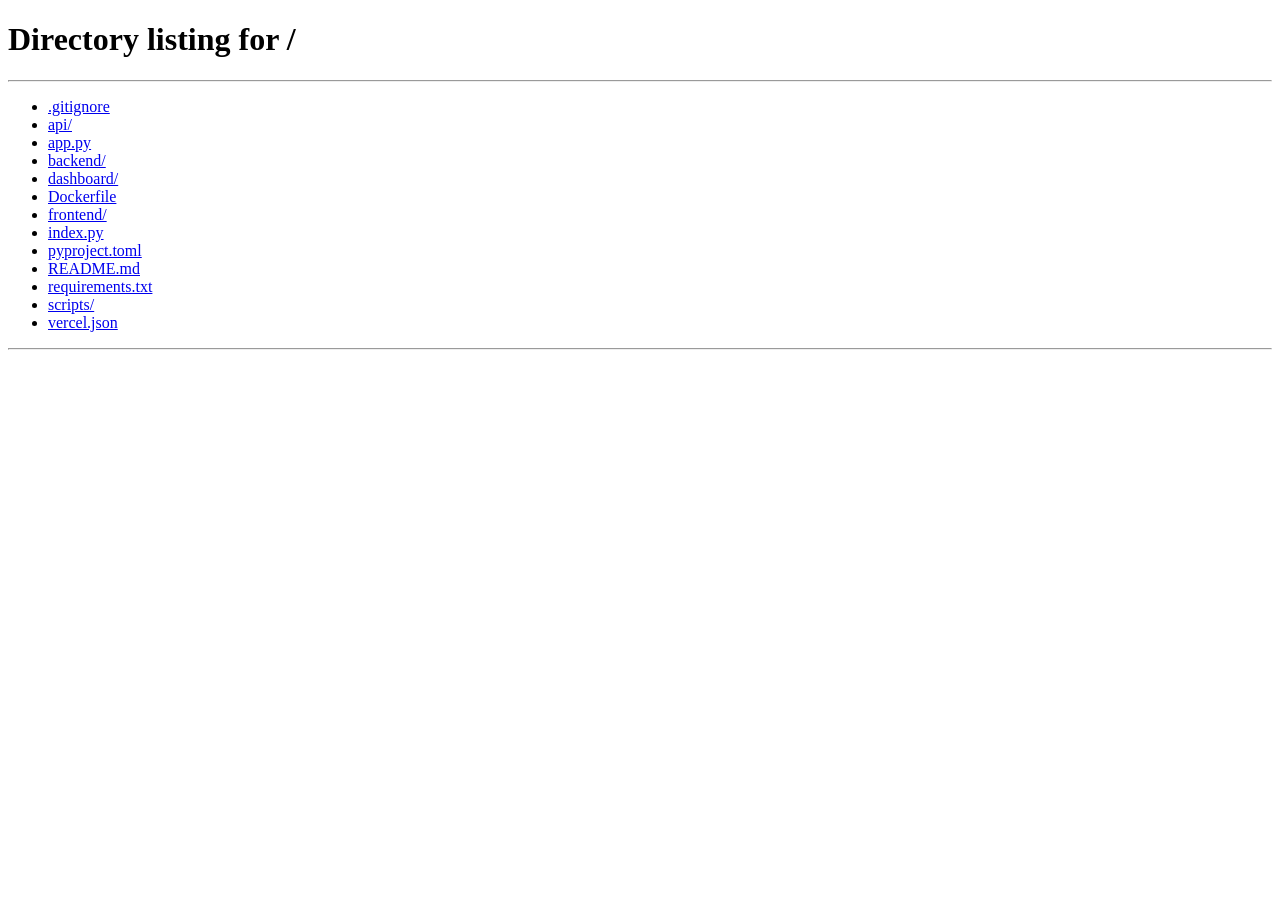
<file: dashboard/index.html>
<!DOCTYPE html>
<html lang="en">
<head>
<meta charset="UTF-8">
<meta name="viewport" content="width=device-width, initial-scale=1.0">
<title>Dashboard - AI Chatbot Platform</title>

<style>
*{
  box-sizing:border-box;
  margin:0;
  padding:0;
}

:root{
  --navy:#0f172a;
  --navy-hover:#172033;
  --cyan:#0ea5e9;
  --cyan-light:#e0f2fe;
  --bg:#f8fafc;
  --white:#fff;
  --border:#e2e8f0;
  --text:#0f172a;
  --muted:#64748b;
  --green:#16a34a;
  --green-bg:#dcfce7;
  --red:#dc2626;
  --red-bg:#fee2e2;
}

body{
  font-family:Inter,Arial,sans-serif;
  background:var(--bg);
  color:var(--text);
  min-height:100vh;
}

.dashboard{
  min-height:100vh;
}

/* =========================
   SIDEBAR
========================= */

.sidebar{
  position:fixed;
  left:0;
  top:0;
  bottom:0;
  width:248px;
  background:var(--navy);
  color:#fff;
  padding:24px 16px;
  z-index:100;
  overflow-y:auto;
}

.brand{
  display:flex;
  align-items:center;
  gap:11px;
  padding:0 8px 30px;
}

.brand-icon{
  width:30px;
  height:30px;
  border-radius:9px;
  background:linear-gradient(135deg,#38bdf8,#0ea5e9);
  display:flex;
  align-items:center;
  justify-content:center;
  font-size:11px;
  font-weight:800;
}

.brand h2{
  font-size:16px;
  line-height:1;
}

.brand h2 span{
  color:#38bdf8;
}

.brand small{
  display:block;
  margin-top:5px;
  color:#94a3b8;
  font-size:10px;
}

.menu-label{
  padding:0 10px 9px;
  color:#64748b;
  font-size:9px;
  font-weight:700;
  text-transform:uppercase;
  letter-spacing:.08em;
}

.nav{
  display:flex;
  flex-direction:column;
  gap:4px;
}

.nav a{
  position:relative;
  display:flex;
  align-items:center;
  gap:10px;
  color:#94a3b8;
  text-decoration:none;
  padding:10px 11px;
  border-radius:9px;
  font-size:12px;
  transition:.2s;
}

.nav a:hover{
  background:#172033;
  color:#fff;
}

.nav a.active{
  background:#172033;
  color:#fff;
}

.nav a.active:before{
  content:"";
  position:absolute;
  left:0;
  top:8px;
  bottom:8px;
  width:3px;
  border-radius:4px;
  background:#38bdf8;
}

.nav-icon{
  width:19px;
  text-align:center;
  font-size:14px;
}

.logout-area{
  position:absolute;
  left:16px;
  right:16px;
  bottom:20px;
}

.logout-btn{
  width:100%;
  border:1px solid #263449;
  background:#172033;
  color:#cbd5e1;
  padding:10px 11px;
  border-radius:9px;
  cursor:pointer;
  font-size:12px;
  text-align:left;
  transition:.2s;
}

.logout-btn:hover{
  background:#1e293b;
  color:#fff;
}

/* =========================
   MAIN
========================= */

.main{
  margin-left:248px;
  width:calc(100% - 248px);
  min-height:100vh;
  padding:30px 32px 40px;
}

.topbar{
  display:flex;
  justify-content:space-between;
  align-items:center;
  gap:20px;
  margin-bottom:25px;
}

.title h1{
  font-size:29px;
  letter-spacing:-.6px;
  margin-bottom:5px;
}

.title p{
  color:var(--muted);
  font-size:12px;
}

.user-box{
  display:flex;
  align-items:center;
  gap:9px;
  background:#fff;
  border:1px solid var(--border);
  border-radius:11px;
  padding:8px 12px;
}

.user-avatar{
  width:32px;
  height:32px;
  border-radius:50%;
  background:var(--cyan-light);
  color:#0284c7;
  display:flex;
  align-items:center;
  justify-content:center;
  font-size:12px;
  font-weight:700;
}

.user-info strong{
  display:block;
  font-size:11px;
}

.user-info span{
  display:block;
  margin-top:3px;
  color:var(--muted);
  font-size:9px;
}

/* =========================
   ERROR
========================= */

.error{
  display:none;
  background:var(--red-bg);
  color:#991b1b;
  border:1px solid #fecaca;
  border-radius:10px;
  padding:11px 13px;
  margin-bottom:18px;
  font-size:12px;
}

/* =========================
   STATS
========================= */

.stats{
  display:grid;
  grid-template-columns:repeat(4,minmax(0,1fr));
  gap:16px;
  margin-bottom:22px;
}

.card{
  background:#fff;
  border:1px solid var(--border);
  border-radius:14px;
  padding:20px;
  box-shadow:0 3px 12px rgba(15,23,42,.025);
}

.stat-card{
  transition:.2s;
}

.stat-card:hover{
  border-color:#cbd5e1;
  transform:translateY(-1px);
  box-shadow:0 8px 20px rgba(15,23,42,.06);
}

.stat-top{
  display:flex;
  justify-content:space-between;
  align-items:center;
  margin-bottom:14px;
}

.stat-label{
  color:var(--muted);
  font-size:11px;
  font-weight:650;
}

.stat-icon{
  width:36px;
  height:36px;
  border-radius:10px;
  background:var(--cyan-light);
  color:#0284c7;
  display:flex;
  align-items:center;
  justify-content:center;
  font-size:15px;
}

.stat-value{
  font-size:27px;
  font-weight:750;
  letter-spacing:-.5px;
}

/* =========================
   SECTIONS
========================= */

.section{
  margin-bottom:20px;
}

.section-header{
  display:flex;
  justify-content:space-between;
  align-items:center;
  margin-bottom:12px;
}

.section-header h2{
  font-size:16px;
}

.section-header p{
  color:var(--muted);
  font-size:11px;
  margin-top:4px;
}

/* =========================
   CLIENT SUMMARY
========================= */

.client-summary{
  display:flex;
  align-items:center;
  justify-content:space-between;
  gap:20px;
}

.client-summary-left{
  display:flex;
  align-items:center;
  gap:13px;
}

.client-icon{
  width:42px;
  height:42px;
  border-radius:11px;
  background:linear-gradient(135deg,#e0f2fe,#bae6fd);
  color:#0284c7;
  display:flex;
  align-items:center;
  justify-content:center;
  font-weight:800;
}

.client-summary h3{
  font-size:14px;
  margin-bottom:4px;
}

.client-summary p{
  color:var(--muted);
  font-size:11px;
}

/* =========================
   STATUS
========================= */

.status{
  display:inline-flex;
  align-items:center;
  gap:5px;
  background:var(--green-bg);
  color:#15803d;
  padding:5px 9px;
  border-radius:20px;
  font-size:9px;
  font-weight:700;
}

.status-dot{
  width:5px;
  height:5px;
  border-radius:50%;
  background:#16a34a;
}

/* =========================
   BUTTON
========================= */

.link-btn{
  border:0;
  background:var(--navy);
  color:#fff;
  border-radius:8px;
  padding:9px 12px;
  text-decoration:none;
  font-size:10px;
  font-weight:650;
  display:inline-block;
  cursor:pointer;
}

.link-btn:hover{
  background:#1e293b;
}

/* =========================
   GRID
========================= */

.grid-2{
  display:grid;
  grid-template-columns:1fr 1fr;
  gap:16px;
}

/* =========================
   ACTIVITY
========================= */

.activity-item{
  display:flex;
  gap:11px;
  padding:12px 0;
  border-bottom:1px solid #f1f5f9;
}

.activity-item:last-child{
  border-bottom:0;
}

.activity-icon{
  width:32px;
  height:32px;
  border-radius:9px;
  background:#f0f9ff;
  color:#0284c7;
  display:flex;
  align-items:center;
  justify-content:center;
  flex-shrink:0;
}

.activity-item strong{
  display:block;
  font-size:11px;
}

.activity-item span{
  display:block;
  color:var(--muted);
  font-size:10px;
  margin-top:3px;
}

/* =========================
   QUICK ACTIONS
========================= */

.quick-actions{
  display:grid;
  grid-template-columns:repeat(3,1fr);
  gap:12px;
}

.quick-action{
  display:flex;
  align-items:center;
  gap:10px;
  padding:14px;
  border:1px solid var(--border);
  border-radius:11px;
  text-decoration:none;
  color:var(--text);
  transition:.2s;
}

.quick-action:hover{
  border-color:#bae6fd;
  transform:translateY(-1px);
  box-shadow:0 5px 14px rgba(15,23,42,.05);
}

.quick-action-icon{
  width:35px;
  height:35px;
  border-radius:9px;
  background:#f0f9ff;
  display:flex;
  align-items:center;
  justify-content:center;
}

.quick-action strong{
  display:block;
  font-size:11px;
}

.quick-action span{
  display:block;
  color:var(--muted);
  font-size:9px;
  margin-top:3px;
}

/* =========================
   RESPONSIVE
========================= */

@media(max-width:1050px){

  .stats{
    grid-template-columns:repeat(2,1fr);
  }

}

@media(max-width:900px){

  .sidebar{
    width:215px;
  }

  .main{
    margin-left:215px;
    width:calc(100% - 215px);
  }

  .grid-2{
    grid-template-columns:1fr;
  }

}

@media(max-width:760px){

  .sidebar{
    position:relative;
    width:100%;
    height:auto;
    padding-bottom:18px;
  }

  .logout-area{
    position:static;
    margin-top:15px;
  }

  .main{
    margin-left:0;
    width:100%;
    padding:22px 18px 35px;
  }

  .topbar{
    align-items:flex-start;
    flex-direction:column;
  }

  .user-box{
    width:100%;
  }

}

@media(max-width:500px){

  .stats{
    grid-template-columns:1fr;
  }

  .quick-actions{
    grid-template-columns:1fr;
  }

  .client-summary{
    align-items:flex-start;
    flex-direction:column;
  }

}
</style>
</head>

<body>

<div class="dashboard">

<!-- =========================
     SIDEBAR
========================= -->

<aside class="sidebar">

  <div class="brand">

    <div class="brand-icon">
      AI
    </div>

    <div>

      <h2>
        AI <span>Chatbot</span>
      </h2>

      <small>
        Admin Platform
      </small>

    </div>

  </div>

  <div class="menu-label">
    Main Menu
  </div>

  <nav class="nav">

    <a href="/dashboard/" class="active">
      <span class="nav-icon">📊</span>
      <span>Dashboard</span>
    </a>

    <a href="/dashboard/clients.html">
      <span class="nav-icon">👥</span>
      <span>Clients</span>
    </a>

    <a href="/dashboard/chatbot-settings.html">
      <span class="nav-icon">🤖</span>
      <span>Chatbot Settings</span>
    </a>

    <a href="/dashboard/knowledge-base.html">
      <span class="nav-icon">📚</span>
      <span>Knowledge Base</span>
    </a>

    <a href="/dashboard/conversations.html">
      <span class="nav-icon">💬</span>
      <span>Conversations</span>
    </a>

    <a href="/dashboard/analytics.html">
      <span class="nav-icon">📈</span>
      <span>Analytics</span>
    </a>

  </nav>

  <div class="logout-area">

    <button
      class="logout-btn"
      type="button"
      onclick="logout()"
    >
      ↪ &nbsp; Logout
    </button>

  </div>

</aside>


<!-- =========================
     MAIN
========================= -->

<main class="main">

  <div class="topbar">

    <div class="title">

      <h1>
        Dashboard
      </h1>

      <p>
        Overview of your AI chatbot platform.
      </p>

    </div>

    <div class="user-box">

      <div
        class="user-avatar"
        id="userAvatar"
      >
        U
      </div>

      <div class="user-info">

        <strong id="userName">
          Loading...
        </strong>

        <span id="userRole">
          Authenticated
        </span>

      </div>

    </div>

  </div>


  <!-- ERROR -->

  <div
    class="error"
    id="errorBox"
  ></div>


  <!-- =========================
       STATS
  ========================= -->

  <div class="stats">

    <div class="card stat-card">

      <div class="stat-top">

        <span class="stat-label">
          Clients
        </span>

        <div class="stat-icon">
          👥
        </div>

      </div>

      <div
        class="stat-value"
        id="clientCount"
      >
        —
      </div>

    </div>


    <div class="card stat-card">

      <div class="stat-top">

        <span class="stat-label">
          Visitors
        </span>

        <div class="stat-icon">
          👤
        </div>

      </div>

      <div
        class="stat-value"
        id="visitorCount"
      >
        —
      </div>

    </div>


    <div class="card stat-card">

      <div class="stat-top">

        <span class="stat-label">
          Conversations
        </span>

        <div class="stat-icon">
          💬
        </div>

      </div>

      <div
        class="stat-value"
        id="conversationCount"
      >
        —
      </div>

    </div>


    <div class="card stat-card">

      <div class="stat-top">

        <span class="stat-label">
          Documents
        </span>

        <div class="stat-icon">
          📚
        </div>

      </div>

      <div
        class="stat-value"
        id="documentCount"
      >
        —
      </div>

    </div>

  </div>


  <!-- =========================
       CLIENTS
  ========================= -->

  <section class="section">

    <div class="section-header">

      <div>

        <h2>
          Clients
        </h2>

        <p>
          Manage your connected client chatbots.
        </p>

      </div>

      <a
        class="link-btn"
        href="/dashboard/clients.html"
      >
        View All
      </a>

    </div>


    <div
      class="card"
      id="clientsContainer"
    >

      <div class="activity-item">

        <div class="activity-icon">
          ⏳
        </div>

        <div>

          <strong>
            Loading clients...
          </strong>

          <span>
            Please wait.
          </span>

        </div>

      </div>

    </div>

  </section>


  <!-- =========================
       GRID 2
  ========================= -->

  <div class="grid-2">

    <!-- PLATFORM STATUS -->

    <section class="section">

      <div class="section-header">

        <div>

          <h2>
            Platform Status
          </h2>

          <p>
            Current service status.
          </p>

        </div>

      </div>


      <div class="card">

        <div class="activity-item">

          <div class="activity-icon">
            ✓
          </div>

          <div>

            <strong>
              API
            </strong>

            <span>
              Operational
            </span>

          </div>

          <span
            class="status"
            style="margin-left:auto"
          >
            Online
          </span>

        </div>


        <div class="activity-item">

          <div class="activity-icon">
            🤖
          </div>

          <div>

            <strong>
              AI Chatbot
            </strong>

            <span>
              Response service
            </span>

          </div>

          <span
            class="status"
            style="margin-left:auto"
          >
            Online
          </span>

        </div>


        <div class="activity-item">

          <div class="activity-icon">
            🗄️
          </div>

          <div>

            <strong>
              MongoDB
            </strong>

            <span>
              Database connection
            </span>

          </div>

          <span
            class="status"
            style="margin-left:auto"
          >
            Online
          </span>

        </div>

      </div>

    </section>


    <!-- RECENT ACTIVITY -->

    <section class="section">

      <div class="section-header">

        <div>

          <h2>
            Recent Activity
          </h2>

          <p>
            Latest platform activity.
          </p>

        </div>

      </div>


      <div class="card">

        <div class="activity-item">

          <div class="activity-icon">
            💬
          </div>

          <div>

            <strong>
              Conversations
            </strong>

            <span>
              Chatbot conversations are being recorded.
            </span>

          </div>

        </div>


        <div class="activity-item">

          <div class="activity-icon">
            📊
          </div>

          <div>

            <strong>
              Analytics
            </strong>

            <span>
              Live MongoDB analytics are available.
            </span>

          </div>

        </div>


        <div class="activity-item">

          <div class="activity-icon">
            🔐
          </div>

          <div>

            <strong>
              Authentication
            </strong>

            <span>
              Your dashboard session is active.
            </span>

          </div>

        </div>

      </div>

    </section>

  </div>


  <!-- =========================
       QUICK ACTIONS
  ========================= -->

  <section class="section">

    <div class="section-header">

      <div>

        <h2>
          Quick Actions
        </h2>

        <p>
          Jump directly to common platform tasks.
        </p>

      </div>

    </div>


    <div class="card">

      <div class="quick-actions">

        <a
          class="quick-action"
          href="/dashboard/clients.html"
        >

          <div class="quick-action-icon">
            👥
          </div>

          <div>

            <strong>
              Manage Clients
            </strong>

            <span>
              View and configure clients
            </span>

          </div>

        </a>


        <a
          class="quick-action"
          href="/dashboard/chatbot-settings.html"
        >

          <div class="quick-action-icon">
            🤖
          </div>

          <div>

            <strong>
              Chatbot Settings
            </strong>

            <span>
              Configure your AI agent
            </span>

          </div>

        </a>


        <a
          class="quick-action"
          href="/dashboard/knowledge-base.html"
        >

          <div class="quick-action-icon">
            📚
          </div>

          <div>

            <strong>
              Knowledge Base
            </strong>

            <span>
              Upload AI knowledge
            </span>

          </div>

        </a>

      </div>

    </div>

  </section>

</main>

</div>


<!-- =========================
     JAVASCRIPT
========================= -->

<script>

/*
 * API BASE URL
 *
 * LOCAL:
 *   http://127.0.0.1:8001
 *
 * PRODUCTION:
 *   https://ai-chatbot-saas-three.vercel.app
 *
 * This automatically detects whether the dashboard
 * is running locally or on Vercel.
 */

const isLocalhost =
  window.location.hostname === "127.0.0.1" ||
  window.location.hostname === "localhost";

const API_BASE = isLocalhost
  ? "http://127.0.0.1:8001"
  : "https://ai-chatbot-saas-three.vercel.app";


/* =========================
   TOKEN
========================= */

function getToken(){

  return (
    localStorage.getItem("access_token") ||
    localStorage.getItem("accessToken") ||
    localStorage.getItem("token") ||
    sessionStorage.getItem("access_token") ||
    sessionStorage.getItem("accessToken") ||
    sessionStorage.getItem("token") ||
    ""
  );

}


/* =========================
   AUTH HEADERS
========================= */

function authHeaders(){

  const token = getToken();

  return token
    ? {
        Authorization: `Bearer ${token}`
      }
    : {};

}


/* =========================
   API FETCH
========================= */

async function apiFetch(url, options = {}){

  try{

    const response = await fetch(url, {

      ...options,

      headers: {

        ...authHeaders(),

        ...(options.headers || {})

      }

    });


    if(response.status === 401){

      logout();

      throw new Error("Not authenticated");

    }


    return response;

  }

  catch(error){

    if(error.message === "Not authenticated"){
      throw error;
    }

    throw new Error(
      "Unable to connect to the API."
    );

  }

}


/* =========================
   LOGOUT
========================= */

function logout(){

  const keys = [

    "access_token",
    "accessToken",
    "token",
    "user"

  ];


  keys.forEach(key => {

    localStorage.removeItem(key);
    sessionStorage.removeItem(key);

  });


  /*
   * Frontend is served at "/"
   * NOT /frontend/index.html
   */

  window.location.href = "/";

}


/* =========================
   SHOW ERROR
========================= */

function showError(message){

  const box =
    document.getElementById("errorBox");


  if(!box){
    return;
  }


  box.textContent = message;

  box.style.display = "block";

}


/* =========================
   FORMAT NUMBER
========================= */

function formatNumber(value){

  if(
    value === null ||
    value === undefined
  ){

    return "—";

  }


  const n = Number(value);


  if(Number.isNaN(n)){

    return "—";

  }


  return n.toLocaleString();

}


/* =========================
   ESCAPE HTML
========================= */

function escapeHtml(value){

  return String(value ?? "")

    .replace(/&/g,"&amp;")

    .replace(/</g,"&lt;")

    .replace(/>/g,"&gt;")

    .replace(/"/g,"&quot;")

    .replace(/'/g,"&#039;");

}


/* =========================
   LOAD USER
========================= */

async function loadUser(){

  const response = await apiFetch(
    `${API_BASE}/auth/me`
  );


  if(!response.ok){

    throw new Error(
      "Failed to load user."
    );

  }


  const user =
    await response.json();


  const name =
    user.full_name ||
    user.email ||
    user.username ||
    "User";


  document.getElementById(
    "userName"
  ).textContent = name;


  document.getElementById(
    "userRole"
  ).textContent =
    user.role ||
    "Authenticated";


  document.getElementById(
    "userAvatar"
  ).textContent =
    String(name)
      .charAt(0)
      .toUpperCase();


  localStorage.setItem(
    "user",
    JSON.stringify(user)
  );

}


/* =========================
   LOAD CLIENTS
========================= */

async function loadClients(){

  const response = await apiFetch(
    `${API_BASE}/clients`
  );


  if(!response.ok){

    throw new Error(
      "Failed to load clients."
    );

  }


  const data =
    await response.json();


  const clients =
    Array.isArray(data)
      ? data
      : (
          data.clients ||
          data.data ||
          data.items ||
          []
        );


  document.getElementById(
    "clientCount"
  ).textContent =
    formatNumber(
      clients.length
    );


  const container =
    document.getElementById(
      "clientsContainer"
    );


  if(!clients.length){

    container.innerHTML = `

      <div class="activity-item">

        <div class="activity-icon">
          👥
        </div>

        <div>

          <strong>
            No clients yet
          </strong>

          <span>
            Create your first client to get started.
          </span>

        </div>

      </div>

    `;

    return;

  }


  container.innerHTML = "";


  clients
    .slice(0,5)
    .forEach(client => {

      const id =
        client.client_id ||
        client.id ||
        client._id ||
        "";


      const name =
        client.business_name ||
        client.name ||
        id ||
        "Client";


      const website =
        client.website ||
        "No website";


      const item =
        document.createElement(
          "div"
        );


      item.className =
        "client-summary";


      item.innerHTML = `

        <div class="client-summary-left">

          <div class="client-icon">

            ${escapeHtml(
              String(name)
                .charAt(0)
                .toUpperCase()
            )}

          </div>

          <div>

            <h3>
              ${escapeHtml(name)}
            </h3>

            <p>
              ${escapeHtml(website)}
            </p>

          </div>

        </div>


        <div
          style="
            display:flex;
            align-items:center;
            gap:10px
          "
        >

          <span class="status">

            <span class="status-dot"></span>

            Active

          </span>


          <a
            class="link-btn"
            href="/dashboard/chatbot-settings.html?client_id=${encodeURIComponent(id)}"
          >
            Configure
          </a>

        </div>

      `;


      container.appendChild(item);

    });

}


/* =========================
   LOAD ANALYTICS
========================= */

async function loadAnalytics(){

  const response = await apiFetch(
    `${API_BASE}/analytics`
  );


  if(!response.ok){

    throw new Error(
      "Failed to load analytics."
    );

  }


  const data =
    await response.json();


  const root =
    data.analytics ||
    data.data ||
    data;


  document.getElementById(
    "visitorCount"
  ).textContent =
    formatNumber(
      root.visitors
    );


  document.getElementById(
    "conversationCount"
  ).textContent =
    formatNumber(
      root.conversations
    );


  document.getElementById(
    "documentCount"
  ).textContent =
    formatNumber(
      root.documents
    );

}


/* =========================
   INITIALIZE DASHBOARD
========================= */

document.addEventListener(
  "DOMContentLoaded",
  async () => {

    /*
     * If user isn't logged in,
     * return to frontend homepage.
     */

    if(!getToken()){

      window.location.href = "/";

      return;

    }


    try{

      await loadUser();

      await loadClients();

      await loadAnalytics();

    }

    catch(error){

      console.error(
        "Dashboard error:",
        error
      );


      showError(
        error.message ||
        "Failed to load dashboard."
      );

    }

  }
);

</script>

</body>
</html>
</file>
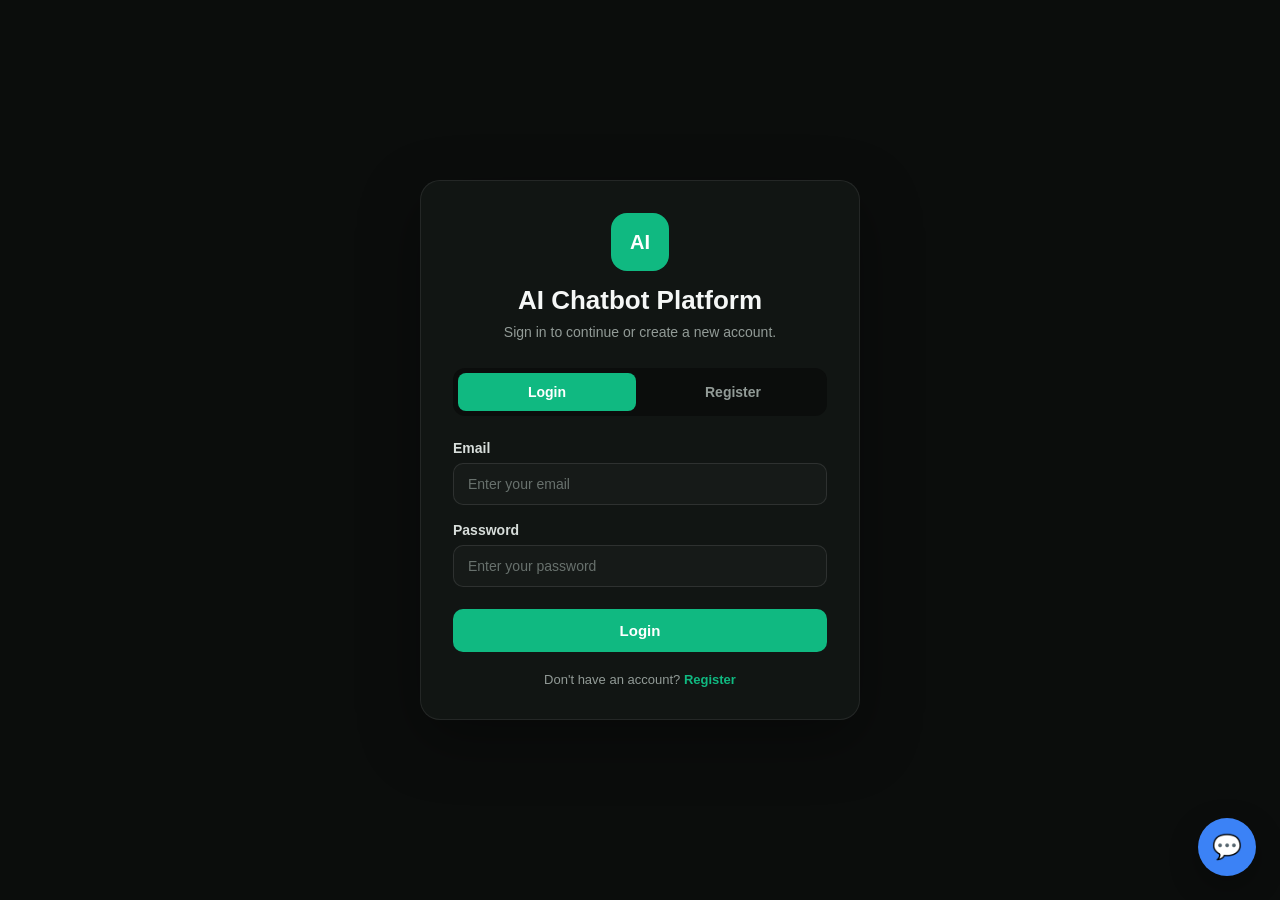
<file: frontend/index.html>
<!DOCTYPE html>
<html lang="en">

<head>
  <meta charset="UTF-8" />
  <meta name="viewport" content="width=device-width, initial-scale=1.0" />

  <title>AI Chatbot Platform</title>

  <link rel="stylesheet" href="./css/global.css" />
  <link rel="stylesheet" href="./css/chatbot.css" />
  <link rel="stylesheet" href="./css/animations.css" />
  <link rel="stylesheet" href="./css/responsive.css" />

  <style>
    /* ==================================================
       AUTH SCREEN
       ================================================== */

    .auth-screen {
      min-height: 100vh;
      display: flex;
      align-items: center;
      justify-content: center;
      padding: 30px 20px;
      background: #0b0d0c;
    }

    .auth-card {
      width: 100%;
      max-width: 440px;
      padding: 32px;
      border-radius: 20px;
      background: #111513;
      border: 1px solid rgba(255, 255, 255, 0.08);
      box-shadow: 0 20px 60px rgba(0, 0, 0, 0.35);
    }

    .auth-brand {
      text-align: center;
      margin-bottom: 28px;
    }

    .auth-brand-icon {
      width: 58px;
      height: 58px;
      margin: 0 auto 14px;
      display: flex;
      align-items: center;
      justify-content: center;
      border-radius: 16px;
      background: #10b981;
      color: #ffffff;
      font-size: 20px;
      font-weight: 800;
    }

    .auth-brand h1 {
      margin: 0;
      color: #f5f7f6;
      font-size: 26px;
      font-weight: 700;
    }

    .auth-brand p {
      margin: 8px 0 0;
      color: #929b97;
      font-size: 14px;
    }

    .auth-tabs {
      display: flex;
      gap: 8px;
      margin-bottom: 24px;
      padding: 5px;
      border-radius: 12px;
      background: #0b0d0c;
    }

    .auth-tab {
      flex: 1;
      border: 0;
      padding: 11px 15px;
      border-radius: 8px;
      background: transparent;
      color: #929b97;
      cursor: pointer;
      font-size: 14px;
      font-weight: 600;
      transition: 0.2s ease;
    }

    .auth-tab:hover {
      color: #f5f7f6;
    }

    .auth-tab.active {
      background: #10b981;
      color: #ffffff;
    }

    .auth-form {
      display: none;
    }

    .auth-form.active {
      display: block;
    }

    .auth-form-group {
      margin-bottom: 17px;
    }

    .auth-form-group label {
      display: block;
      margin-bottom: 7px;
      color: #d8dedb;
      font-size: 14px;
      font-weight: 600;
    }

    .auth-form-group input {
      width: 100%;
      box-sizing: border-box;
      padding: 12px 14px;
      border: 1px solid rgba(255, 255, 255, 0.10);
      border-radius: 10px;
      outline: none;
      background: #161a18;
      color: #f5f7f6;
      font-size: 14px;
      transition: border-color 0.2s ease, box-shadow 0.2s ease;
    }

    .auth-form-group input::placeholder {
      color: #68716d;
    }

    .auth-form-group input:focus {
      border-color: #10b981;
      box-shadow: 0 0 0 3px rgba(16, 185, 129, 0.12);
    }

    .auth-submit {
      width: 100%;
      margin-top: 5px;
      padding: 13px 16px;
      border: 0;
      border-radius: 10px;
      background: #10b981;
      color: #ffffff;
      cursor: pointer;
      font-size: 15px;
      font-weight: 700;
      transition: 0.2s ease;
    }

    .auth-submit:hover {
      filter: brightness(1.08);
    }

    .auth-submit:disabled {
      opacity: 0.65;
      cursor: not-allowed;
    }

    .auth-message {
      display: none;
      margin-bottom: 17px;
      padding: 11px 13px;
      border-radius: 9px;
      font-size: 13px;
      line-height: 1.5;
    }

    .auth-message.show {
      display: block;
    }

    .auth-message.error {
      background: rgba(239, 68, 68, 0.10);
      border: 1px solid rgba(239, 68, 68, 0.25);
      color: #fca5a5;
    }

    .auth-message.success {
      background: rgba(34, 197, 94, 0.10);
      border: 1px solid rgba(34, 197, 94, 0.25);
      color: #86efac;
    }

    .auth-switch {
      margin-top: 20px;
      text-align: center;
      color: #929b97;
      font-size: 13px;
    }

    .auth-switch button {
      padding: 0;
      border: 0;
      background: transparent;
      color: #10b981;
      cursor: pointer;
      font-size: 13px;
      font-weight: 600;
    }

    .auth-switch button:hover {
      text-decoration: underline;
    }

    .auth-client-field {
      display: none;
    }

    /* ==================================================
       RESPONSIVE AUTH
       ================================================== */

    @media (max-width: 520px) {
      .auth-screen {
        padding: 20px 14px;
      }

      .auth-card {
        padding: 24px 20px;
        border-radius: 16px;
      }

      .auth-brand h1 {
        font-size: 23px;
      }
    }

    /* ==================================================
       APP VISIBILITY
       ================================================== */

    #app-shell {
      display: none;
    }

    #auth-screen {
      display: flex;
    }
  </style>
</head>


<body>

  <!-- ==================================================
       AUTH SCREEN
       ================================================== -->

  <section
    class="auth-screen"
    id="auth-screen"
  >

    <div class="auth-card">

      <!-- BRAND -->

      <div class="auth-brand">

        <div class="auth-brand-icon">
          AI
        </div>

        <h1>
          AI Chatbot Platform
        </h1>

        <p>
          Sign in to continue or create a new account.
        </p>

      </div>


      <!-- ==================================================
           AUTH TABS
           ================================================== -->

      <div class="auth-tabs">

        <button
          type="button"
          class="auth-tab active"
          id="login-tab"
        >
          Login
        </button>

        <button
          type="button"
          class="auth-tab"
          id="register-tab"
        >
          Register
        </button>

      </div>


      <!-- ==================================================
           AUTH MESSAGE
           ================================================== -->

      <div
        class="auth-message"
        id="auth-message"
        role="alert"
      ></div>


      <!-- ==================================================
           LOGIN FORM
           ================================================== -->

      <form
        class="auth-form active"
        id="login-form"
      >

        <div class="auth-form-group">

          <label for="login-email">
            Email
          </label>

          <input
            type="email"
            id="login-email"
            name="email"
            placeholder="Enter your email"
            autocomplete="email"
            required
          />

        </div>


        <div class="auth-form-group">

          <label for="login-password">
            Password
          </label>

          <input
            type="password"
            id="login-password"
            name="password"
            placeholder="Enter your password"
            autocomplete="current-password"
            required
          />

        </div>


        <button
          type="submit"
          class="auth-submit"
          id="login-submit"
        >
          Login
        </button>

      </form>


      <!-- ==================================================
           REGISTER FORM
           ================================================== -->

      <form
        class="auth-form"
        id="register-form"
      >

        <div class="auth-form-group">

          <label for="register-name">
            Full Name
          </label>

          <input
            type="text"
            id="register-name"
            name="full_name"
            placeholder="Enter your full name"
            autocomplete="name"
            minlength="2"
            maxlength="100"
            required
          />

        </div>


        <div class="auth-form-group">

          <label for="register-email">
            Email
          </label>

          <input
            type="email"
            id="register-email"
            name="email"
            placeholder="Enter your email"
            autocomplete="email"
            required
          />

        </div>


        <div class="auth-form-group">

          <label for="register-password">
            Password
          </label>

          <input
            type="password"
            id="register-password"
            name="password"
            placeholder="Minimum 8 characters"
            autocomplete="new-password"
            minlength="8"
            maxlength="128"
            required
          />

        </div>


        <!-- Optional Client ID -->

        <div class="auth-form-group auth-client-field">

          <label for="register-client-id">
            Client ID
          </label>

          <input
            type="text"
            id="register-client-id"
            name="client_id"
            placeholder="Optional client ID"
            maxlength="128"
          />

        </div>


        <button
          type="submit"
          class="auth-submit"
          id="register-submit"
        >
          Create Account
        </button>

      </form>


      <!-- ==================================================
           SWITCH TEXT
           ================================================== -->

      <div class="auth-switch">

        <span id="auth-switch-text">
          Don't have an account?
        </span>

        <button
          type="button"
          id="auth-switch-button"
        >
          Register
        </button>

      </div>

    </div>

  </section>


  <!-- ==================================================
       MAIN CHAT APPLICATION
       ================================================== -->

  <main
    class="app-shell"
    id="app-shell"
  >


    <!-- ==================================================
         TOP BAR
         ================================================== -->

    <header class="topbar">

      <h1>
        AI Chatbot Platform
      </h1>

    </header>


    <!-- ==================================================
         CHAT HISTORY
         ================================================== -->

    <aside
      class="chat-history"
      id="chat-history"
      aria-label="Previous Chats"
    >

      <h3>
        Previous Chats
      </h3>


      <div
        class="chat-history-list"
        id="chat-history-list"
      >

        <p class="chat-history-empty">
          No previous chats
        </p>

      </div>

    </aside>


    <!-- ==================================================
         CHAT PANEL
         ================================================== -->

    <section
      class="chat-panel"
      id="chat-panel"
      aria-label="AI Chatbot"
    >


      <!-- ==================================================
           CHAT HEADER
           ================================================== -->

      <header class="chat-header">

        <div class="chat-header-info">

          <div class="chat-avatar">
            AI
          </div>


          <div class="chat-header-text">

            <h2>
              AI Assistant
            </h2>

            <span class="chat-status">
              Online
            </span>

          </div>

        </div>


        <!-- HEADER ACTIONS -->

        <div class="chat-header-actions">

          <button
            type="button"
            class="new-chat-button"
            id="new-chat-button"
            aria-label="Start a new chat"
          >
            New Chat
          </button>


          <button
            type="button"
            class="minimize-button"
            id="minimize-button"
            aria-label="Minimize chat"
            title="Minimize"
          >
            −
          </button>


          <button
            type="button"
            class="close-button"
            id="close-button"
            aria-label="Close chat"
            title="Close"
          >
            ×
          </button>

        </div>

      </header>


      <!-- ==================================================
           CHAT WINDOW
           ================================================== -->

      <div
        class="chat-window"
        id="chat-window"
      >

        <!-- WELCOME SCREEN -->

        <div
          class="welcome-screen"
          id="welcome-screen"
        >

          <div class="welcome-icon">
            AI
          </div>

          <h3>
            How can I help you?
          </h3>

          <p>
            Ask me anything and I'll do my best to help you.
          </p>


          <!-- SUGGESTIONS -->

          <div class="suggestion-list">

            <button
              type="button"
              class="suggestion"
              data-message="Tell me about artificial intelligence"
            >
              Tell me about AI
            </button>


            <button
              type="button"
              class="suggestion"
              data-message="Explain machine learning"
            >
              Explain machine learning
            </button>


            <button
              type="button"
              class="suggestion"
              data-message="Help me with programming"
            >
              Help me with programming
            </button>

          </div>

        </div>


        <!-- TYPING INDICATOR -->

        <div
          class="typing-indicator"
          id="typing-indicator"
        >

          <span></span>
          <span></span>
          <span></span>

        </div>

      </div>


      <!-- ==================================================
           MESSAGE COMPOSER
           ================================================== -->

      <form
        class="composer"
        id="chat-form"
      >

        <input
          type="text"
          id="message-input"
          placeholder="Type your message..."
          autocomplete="off"
        />


        <button
          type="submit"
          id="send-button"
        >
          Send
        </button>

      </form>

    </section>

  </main>


  <!-- ==================================================
       FLOATING CHAT BUTTON
       ================================================== -->

  <button
    type="button"
    class="chat-toggle"
    id="chat-toggle"
    aria-label="Open chat"
  >
    💬
  </button>


  <!-- ==================================================
       JAVASCRIPT
       ================================================== -->

  <script src="./js/config.js"></script>
  <script src="./js/api.js"></script>
  <script src="./js/ui.js"></script>
  <script src="./js/chatbot.js"></script>


  <!-- ==================================================
       AUTHENTICATION JAVASCRIPT
       ================================================== -->

  <script>

    /* ==================================================
       API BASE URL
       ================================================== */

    const AUTH_API_BASE =
      (window.chatbotConfig && window.chatbotConfig.apiBaseUrl)
        ? window.chatbotConfig.apiBaseUrl
        : "";


    /* ==================================================
       ELEMENTS
       ================================================== */

    const authScreen =
      document.getElementById("auth-screen");

    const appShell =
      document.getElementById("app-shell");

    const loginTab =
      document.getElementById("login-tab");

    const registerTab =
      document.getElementById("register-tab");

    const loginForm =
      document.getElementById("login-form");

    const registerForm =
      document.getElementById("register-form");

    const authMessage =
      document.getElementById("auth-message");

    const authSwitchText =
      document.getElementById("auth-switch-text");

    const authSwitchButton =
      document.getElementById("auth-switch-button");

    const loginSubmit =
      document.getElementById("login-submit");

    const registerSubmit =
      document.getElementById("register-submit");


    /* ==================================================
       TOKEN HELPERS
       ================================================== */

    function getStoredToken() {

      return (
        localStorage.getItem("access_token") ||
        localStorage.getItem("accessToken") ||
        localStorage.getItem("token") ||
        ""
      );

    }


    function saveAuthData(data) {

      if (!data || !data.access_token) {
        throw new Error("Authentication token was not returned by the server.");
      }

      localStorage.setItem(
        "access_token",
        data.access_token
      );

      localStorage.setItem(
        "accessToken",
        data.access_token
      );

      localStorage.setItem(
        "token",
        data.access_token
      );


      /* Save useful user information */

      const user = {
        user_id: data.user_id || "",
        email: data.email || "",
        role: data.role || "",
        client_id: data.client_id || null
      };

      localStorage.setItem(
        "user",
        JSON.stringify(user)
      );

    }


    /* ==================================================
       AUTH MESSAGE
       ================================================== */

    function showAuthMessage(
      message,
      type = "error"
    ) {

      authMessage.textContent = message;

      authMessage.className =
        "auth-message show " + type;

    }


    function clearAuthMessage() {

      authMessage.textContent = "";

      authMessage.className =
        "auth-message";

    }


    /* ==================================================
       API ERROR HANDLER
       ================================================== */

    async function getApiError(response) {

      try {

        const data =
          await response.json();

        if (typeof data.detail === "string") {
          return data.detail;
        }

        if (Array.isArray(data.detail)) {

          return data.detail
            .map(item => item.msg || "Invalid input")
            .join(", ");

        }

        if (data.message) {
          return data.message;
        }

      } catch (error) {
        /* Ignore JSON parsing errors */
      }

      return `Request failed with status ${response.status}.`;

    }


    /* ==================================================
       SWITCH AUTH MODE
       ================================================== */

    function showLogin() {

      clearAuthMessage();

      loginTab.classList.add("active");
      registerTab.classList.remove("active");

      loginForm.classList.add("active");
      registerForm.classList.remove("active");

      authSwitchText.textContent =
        "Don't have an account?";

      authSwitchButton.textContent =
        "Register";

      document
        .getElementById("login-email")
        .focus();

    }


    function showRegister() {

      clearAuthMessage();

      registerTab.classList.add("active");
      loginTab.classList.remove("active");

      registerForm.classList.add("active");
      loginForm.classList.remove("active");

      authSwitchText.textContent =
        "Already have an account?";

      authSwitchButton.textContent =
        "Login";

      document
        .getElementById("register-name")
        .focus();

    }


    loginTab.addEventListener(
      "click",
      showLogin
    );


    registerTab.addEventListener(
      "click",
      showRegister
    );


    authSwitchButton.addEventListener(
      "click",
      () => {

        if (registerForm.classList.contains("active")) {
          showLogin();
        } else {
          showRegister();
        }

      }
    );


    /* ==================================================
       REDIRECT TO DASHBOARD
       ================================================== */

    function redirectToDashboard() {

      window.location.href =
        "/dashboard/";

    }


    /* ==================================================
       LOGIN
       ================================================== */

    loginForm.addEventListener(
      "submit",
      async (event) => {

        event.preventDefault();

        clearAuthMessage();

        const email =
          document
            .getElementById("login-email")
            .value
            .trim();

        const password =
          document
            .getElementById("login-password")
            .value;


        if (!email || !password) {

          showAuthMessage(
            "Please enter your email and password."
          );

          return;

        }


        loginSubmit.disabled = true;

        loginSubmit.textContent =
          "Logging in...";


        try {

          const response =
            await fetch(
              `${AUTH_API_BASE}/auth/login`,
              {
                method: "POST",

                headers: {
                  "Content-Type":
                    "application/json"
                },

                body: JSON.stringify({
                  email: email,
                  password: password
                })
              }
            );


          if (!response.ok) {

            const errorMessage =
              await getApiError(response);

            throw new Error(
              errorMessage
            );

          }


          const data =
            await response.json();


          saveAuthData(data);


          showAuthMessage(
            "Login successful. Redirecting...",
            "success"
          );


          setTimeout(
            redirectToDashboard,
            400
          );

        } catch (error) {

          console.error(
            "Login error:",
            error
          );

          showAuthMessage(
            error.message ||
            "Login failed. Please try again."
          );

        } finally {

          loginSubmit.disabled = false;

          loginSubmit.textContent =
            "Login";

        }

      }
    );


    /* ==================================================
       REGISTER
       ================================================== */

    registerForm.addEventListener(
      "submit",
      async (event) => {

        event.preventDefault();

        clearAuthMessage();


        const fullName =
          document
            .getElementById("register-name")
            .value
            .trim();

        const email =
          document
            .getElementById("register-email")
            .value
            .trim();

        const password =
          document
            .getElementById("register-password")
            .value;

        const clientId =
          document
            .getElementById("register-client-id")
            .value
            .trim();


        if (fullName.length < 2) {

          showAuthMessage(
            "Full name must be at least 2 characters."
          );

          return;

        }


        if (password.length < 8) {

          showAuthMessage(
            "Password must be at least 8 characters."
          );

          return;

        }


        registerSubmit.disabled = true;

        registerSubmit.textContent =
          "Creating account...";


        try {

          const requestBody = {
            email: email,
            password: password,
            full_name: fullName
          };


          if (clientId) {
            requestBody.client_id =
              clientId;
          }


          const response =
            await fetch(
              `${AUTH_API_BASE}/auth/register`,
              {
                method: "POST",

                headers: {
                  "Content-Type":
                    "application/json"
                },

                body:
                  JSON.stringify(requestBody)
              }
            );


          if (!response.ok) {

            const errorMessage =
              await getApiError(response);

            throw new Error(
              errorMessage
            );

          }


          const data =
            await response.json();


          saveAuthData(data);


          showAuthMessage(
            "Account created successfully. Redirecting...",
            "success"
          );


          setTimeout(
            redirectToDashboard,
            400
          );

        } catch (error) {

          console.error(
            "Registration error:",
            error
          );

          showAuthMessage(
            error.message ||
            "Registration failed. Please try again."
          );

        } finally {

          registerSubmit.disabled = false;

          registerSubmit.textContent =
            "Create Account";

        }

      }
    );


    /* ==================================================
       INITIAL AUTH STATE
       ================================================== */

    document.addEventListener(
      "DOMContentLoaded",
      () => {

        const token =
          getStoredToken();


        /*
         * If token already exists,
         * user can go directly to dashboard.
         */

        if (token) {

          redirectToDashboard();

          return;

        }


        /*
         * Otherwise show login/register.
         */

        authScreen.style.display =
          "flex";

        appShell.style.display =
          "none";

      }
    );

  </script>

</body>

</html>
</file>
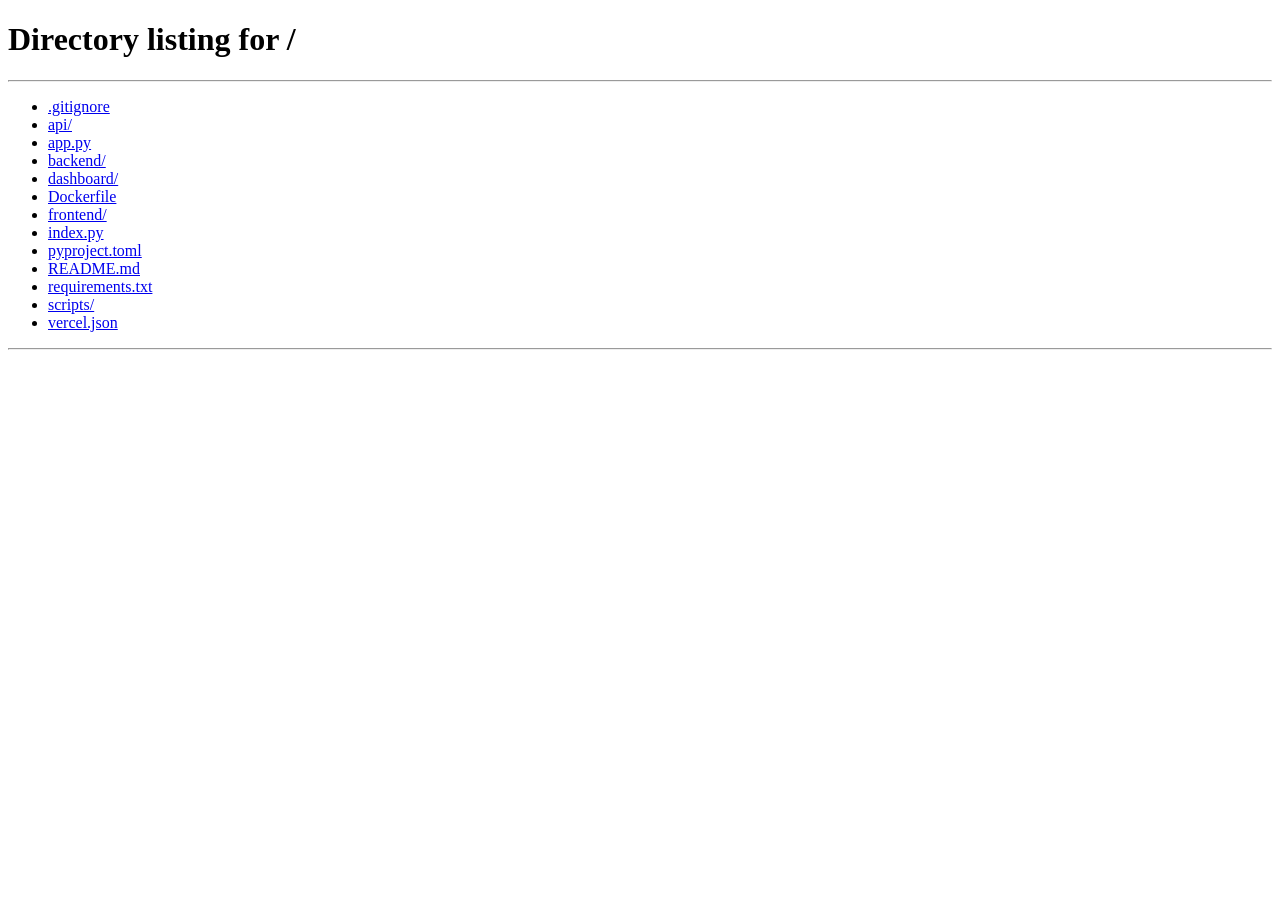
<file: dashboard/analytics.html>
<!DOCTYPE html>
<html lang="en">
<head>
<meta charset="UTF-8">
<meta name="viewport" content="width=device-width,initial-scale=1.0">
<title>Analytics - AI Chatbot Platform</title>

<style>
*{
 box-sizing:border-box;
 margin:0;
 padding:0;
}

:root{
 --navy:#0f172a;
 --navy-hover:#172033;
 --cyan:#0ea5e9;
 --cyan-light:#e0f2fe;
 --bg:#f8fafc;
 --white:#fff;
 --border:#e2e8f0;
 --text:#0f172a;
 --muted:#64748b;
 --green:#16a34a;
 --green-bg:#dcfce7;
 --red:#dc2626;
 --red-bg:#fee2e2;
 --yellow:#d97706;
 --yellow-bg:#fef3c7;
}

body{
 font-family:Inter,Arial,sans-serif;
 background:var(--bg);
 color:var(--text);
 min-height:100vh;
}

/* =========================
   SIDEBAR
========================= */

.sidebar{
 position:fixed;
 inset:0 auto 0 0;
 width:248px;
 background:var(--navy);
 color:#fff;
 padding:24px 16px;
 z-index:100;
}

.brand{
 display:flex;
 align-items:center;
 gap:11px;
 padding:0 8px 30px;
}

.brand-icon{
 width:30px;
 height:30px;
 border-radius:9px;
 background:linear-gradient(135deg,#38bdf8,#0ea5e9);
 display:flex;
 align-items:center;
 justify-content:center;
 font-size:11px;
 font-weight:800;
}

.brand h2{
 font-size:16px;
}

.brand h2 span{
 color:#38bdf8;
}

.brand small{
 display:block;
 color:#94a3b8;
 font-size:10px;
 margin-top:5px;
}

.menu-label{
 padding:0 10px 9px;
 color:#64748b;
 font-size:9px;
 font-weight:700;
 text-transform:uppercase;
 letter-spacing:.08em;
}

.nav{
 display:flex;
 flex-direction:column;
 gap:4px;
}

.nav a{
 position:relative;
 display:flex;
 align-items:center;
 gap:10px;
 color:#94a3b8;
 text-decoration:none;
 padding:10px 11px;
 border-radius:9px;
 font-size:12px;
 transition:.18s ease;
}

.nav a:hover,
.nav a.active{
 background:var(--navy-hover);
 color:#fff;
}

.nav a.active:before{
 content:"";
 position:absolute;
 left:0;
 top:8px;
 bottom:8px;
 width:3px;
 border-radius:4px;
 background:#38bdf8;
}

.nav-icon{
 width:19px;
 text-align:center;
}

/* =========================
   MAIN
========================= */

.main{
 margin-left:248px;
 width:calc(100% - 248px);
 min-height:100vh;
 padding:30px 32px 40px;
}

.topbar{
 display:flex;
 justify-content:space-between;
 align-items:center;
 gap:20px;
 margin-bottom:22px;
}

.title-row{
 display:flex;
 align-items:center;
 gap:12px;
}

.back-button{
 border:1px solid var(--border);
 background:#fff;
 color:#334155;
 border-radius:9px;
 padding:9px 12px;
 cursor:pointer;
 font-size:11px;
 font-weight:650;
 transition:.18s ease;
}

.back-button:hover{
 background:#f1f5f9;
}

/* =========================
   TITLE
========================= */

.title h1{
 font-size:29px;
 letter-spacing:-.6px;
 margin-bottom:5px;
}

.title p{
 color:var(--muted);
 font-size:12px;
}

/* =========================
   USER
========================= */

.user-box{
 display:flex;
 align-items:center;
 gap:9px;
 background:#fff;
 border:1px solid var(--border);
 border-radius:11px;
 padding:8px 12px;
}

.user-avatar{
 width:32px;
 height:32px;
 border-radius:50%;
 background:var(--cyan-light);
 color:#0284c7;
 display:flex;
 align-items:center;
 justify-content:center;
 font-size:12px;
 font-weight:700;
}

.user-info strong{
 display:block;
 font-size:11px;
}

.user-info span{
 display:block;
 color:var(--muted);
 font-size:9px;
 margin-top:3px;
}

/* =========================
   GLOBAL ERROR
========================= */

.error{
 display:none;
 align-items:center;
 justify-content:space-between;
 gap:12px;
 background:var(--red-bg);
 color:#991b1b;
 border:1px solid #fecaca;
 padding:12px 13px;
 border-radius:10px;
 margin-bottom:16px;
 font-size:10px;
 line-height:1.5;
}

.error-content{
 display:flex;
 align-items:flex-start;
 gap:9px;
 flex:1;
}

.error-icon{
 font-size:13px;
 flex-shrink:0;
}

.error-message{
 word-break:break-word;
}

.retry-button{
 border:1px solid #fca5a5;
 background:#fff;
 color:#991b1b;
 border-radius:7px;
 padding:7px 10px;
 cursor:pointer;
 font-size:9px;
 font-weight:700;
 white-space:nowrap;
 transition:.18s ease;
}

.retry-button:hover{
 background:#fef2f2;
}

.retry-button:disabled{
 opacity:.6;
 cursor:not-allowed;
}

/* =========================
   TOOLBAR
========================= */

.toolbar{
 display:flex;
 align-items:center;
 gap:10px;
 background:#fff;
 border:1px solid var(--border);
 border-radius:13px;
 padding:13px;
 margin-bottom:17px;
}

.toolbar select{
 min-width:230px;
 padding:10px 11px;
 border:1px solid #dbe3ec;
 border-radius:9px;
 outline:none;
 background:#fff;
 font-size:10px;
 color:var(--text);
}

.toolbar select:focus{
 border-color:#38bdf8;
 box-shadow:0 0 0 3px rgba(14,165,233,.08);
}

.toolbar select:disabled{
 background:#f8fafc;
 color:#94a3b8;
 cursor:not-allowed;
}

.refresh-button{
 border:1px solid var(--border);
 background:#fff;
 color:#334155;
 border-radius:9px;
 padding:10px 13px;
 cursor:pointer;
 font-size:10px;
 font-weight:650;
 min-width:88px;
 transition:.18s ease;
}

.refresh-button:hover{
 background:#f8fafc;
}

.refresh-button:disabled{
 opacity:.65;
 cursor:not-allowed;
}

.refresh-button.loading{
 pointer-events:none;
}

.refresh-spinner{
 display:inline-block;
 width:10px;
 height:10px;
 border:2px solid #cbd5e1;
 border-top-color:#0ea5e9;
 border-radius:50%;
 animation:spin .7s linear infinite;
 vertical-align:-1px;
 margin-right:5px;
}

@keyframes spin{
 to{
  transform:rotate(360deg);
 }
}

/* =========================
   CARDS
========================= */

.stats{
 display:grid;
 grid-template-columns:repeat(4,minmax(0,1fr));
 gap:15px;
 margin-bottom:20px;
}

.card{
 background:#fff;
 border:1px solid var(--border);
 border-radius:14px;
 padding:20px;
 box-shadow:0 3px 12px rgba(15,23,42,.025);
}

.stat-card{
 transition:.2s ease;
}

.stat-card:hover{
 border-color:#bae6fd;
 transform:translateY(-1px);
}

.stat-top{
 display:flex;
 justify-content:space-between;
 align-items:center;
 margin-bottom:13px;
}

.stat-label{
 color:var(--muted);
 font-size:10px;
 font-weight:650;
}

.stat-icon{
 width:36px;
 height:36px;
 border-radius:10px;
 background:var(--cyan-light);
 color:#0284c7;
 display:flex;
 align-items:center;
 justify-content:center;
 font-size:15px;
}

.stat-value{
 font-size:26px;
 font-weight:750;
 letter-spacing:-.4px;
}

.status{
 color:#15803d;
}

/* =========================
   SKELETON LOADING
========================= */

.skeleton{
 position:relative;
 overflow:hidden;
 background:#e2e8f0;
 border-radius:6px;
 color:transparent !important;
}

.skeleton:after{
 content:"";
 position:absolute;
 inset:0;
 transform:translateX(-100%);
 background:linear-gradient(
  90deg,
  transparent,
  rgba(255,255,255,.65),
  transparent
 );
 animation:skeleton-shimmer 1.3s infinite;
}

@keyframes skeleton-shimmer{
 100%{
  transform:translateX(100%);
 }
}

.stat-loading{
 width:95px;
 height:30px;
 margin-top:2px;
}

.performance-loading{
 width:90px;
 height:27px;
 margin-top:8px;
}

/* =========================
   SECTIONS
========================= */

.section{
 margin-bottom:20px;
}

.section-header{
 display:flex;
 justify-content:space-between;
 align-items:center;
 margin-bottom:12px;
}

.section-header h2{
 font-size:16px;
}

.section-header p{
 color:var(--muted);
 font-size:10px;
 margin-top:4px;
}

/* =========================
   CHART
========================= */

.chart-card{
 padding:19px;
}

.chart{
 height:290px;
 display:flex;
 align-items:flex-end;
 gap:9px;
 padding:20px 8px 8px;
 border-top:1px solid #f1f5f9;
 overflow-x:auto;
}

.bar-item{
 flex:1;
 min-width:35px;
 height:100%;
 display:flex;
 flex-direction:column;
 justify-content:flex-end;
 align-items:center;
 gap:6px;
}

.bar{
 width:60%;
 min-height:3px;
 background:#0ea5e9;
 border-radius:6px 6px 2px 2px;
 opacity:.9;
}

.bar-label{
 color:var(--muted);
 font-size:8px;
}

.bar-value{
 color:#334155;
 font-size:9px;
 font-weight:650;
}

/* =========================
   STATE BOXES
========================= */

.state{
 width:100%;
 min-height:180px;
 display:flex;
 align-items:center;
 justify-content:center;
 text-align:center;
 padding:30px 20px;
}

.state-inner{
 max-width:390px;
 margin:auto;
}

.state-icon{
 width:42px;
 height:42px;
 margin:0 auto 11px;
 border-radius:12px;
 display:flex;
 align-items:center;
 justify-content:center;
 font-size:18px;
}

.state-icon.empty{
 background:#f1f5f9;
 color:#64748b;
}

.state-icon.error{
 display:flex;
 background:#fee2e2;
 color:#dc2626;
 border:0;
 margin-bottom:11px;
}

.state-icon.loading{
 background:#e0f2fe;
 color:#0284c7;
}

.state-spinner{
 width:20px;
 height:20px;
 border:2px solid #bae6fd;
 border-top-color:#0ea5e9;
 border-radius:50%;
 animation:spin .7s linear infinite;
}

.state-title{
 font-size:12px;
 font-weight:700;
 color:#334155;
 margin-bottom:5px;
}

.state-text{
 font-size:10px;
 line-height:1.6;
 color:#64748b;
}

.state-action{
 margin-top:12px;
 border:1px solid var(--border);
 background:#fff;
 color:#334155;
 border-radius:8px;
 padding:8px 12px;
 cursor:pointer;
 font-size:9px;
 font-weight:700;
 transition:.18s ease;
}

.state-action:hover{
 background:#f8fafc;
 border-color:#cbd5e1;
}

.chart-state{
 width:100%;
 height:100%;
 min-height:220px;
}

/* =========================
   TABLE
========================= */

.table-wrap{
 overflow-x:auto;
}

table{
 width:100%;
 border-collapse:collapse;
 min-width:600px;
}

th,
td{
 text-align:left;
 padding:12px 10px;
 border-bottom:1px solid #f1f5f9;
 font-size:10px;
}

th{
 color:var(--muted);
 font-weight:650;
 background:#f8fafc;
}

td{
 color:#334155;
}

.table-status{
 display:inline-flex;
 align-items:center;
 gap:5px;
 padding:4px 8px;
 border-radius:20px;
 background:var(--green-bg);
 color:#166534;
 font-size:8px;
 font-weight:700;
}

.table-dot{
 width:5px;
 height:5px;
 border-radius:50%;
 background:#16a34a;
}

.table-loading-row td{
 padding:14px 10px;
}

.table-skeleton{
 height:12px;
 width:75%;
}

.table-skeleton.short{
 width:45%;
}

.table-empty{
 text-align:center;
 padding:35px 15px !important;
 color:#64748b;
}

/* =========================
   PERFORMANCE
========================= */

.performance{
 display:grid;
 grid-template-columns:repeat(4,minmax(0,1fr));
 gap:15px;
}

.performance .card{
 min-height:105px;
}

/* =========================
   SYSTEM
========================= */

.system{
 display:grid;
 grid-template-columns:repeat(3,minmax(0,1fr));
 gap:15px;
}

.system-card{
 background:#fff;
 border:1px solid var(--border);
 border-radius:13px;
 padding:16px;
}

.system-top{
 display:flex;
 align-items:center;
 gap:9px;
 margin-bottom:8px;
}

.system-icon{
 width:33px;
 height:33px;
 border-radius:9px;
 background:#f0fdf4;
 color:#15803d;
 display:flex;
 align-items:center;
 justify-content:center;
 font-size:12px;
}

.system-card strong{
 font-size:11px;
}

.online{
 color:#15803d;
 font-size:9px;
 font-weight:650;
}

.system-error .system-icon{
 background:#fee2e2;
 color:#dc2626;
}

.system-error .online{
 color:#dc2626;
}

.system-warning .system-icon{
 background:#fef3c7;
 color:#d97706;
}

.system-warning .online{
 color:#d97706;
}

/* =========================
   ACCESS / PAGE ERROR
========================= */

.page-error{
 display:none;
 background:#fff;
 border:1px solid var(--border);
 border-radius:14px;
 padding:45px 25px;
 text-align:center;
 margin-bottom:20px;
}

.page-error-icon{
 width:48px;
 height:48px;
 border-radius:14px;
 background:#fee2e2;
 color:#dc2626;
 display:flex;
 align-items:center;
 justify-content:center;
 margin:0 auto 13px;
 font-size:20px;
}

.page-error h2{
 font-size:16px;
 margin-bottom:6px;
}

.page-error p{
 color:var(--muted);
 font-size:10px;
 line-height:1.6;
 max-width:420px;
 margin:0 auto;
}

.page-error button{
 margin-top:14px;
 border:1px solid var(--border);
 background:#fff;
 color:#334155;
 border-radius:8px;
 padding:9px 14px;
 cursor:pointer;
 font-size:9px;
 font-weight:700;
}

.page-error button:hover{
 background:#f8fafc;
}

/* =========================
   RESPONSIVE
========================= */

@media(max-width:1050px){

 .stats,
 .performance{
  grid-template-columns:repeat(2,1fr);
 }

 .system{
  grid-template-columns:1fr;
 }

}

@media(max-width:900px){

 .sidebar{
  width:215px;
 }

 .main{
  margin-left:215px;
  width:calc(100% - 215px);
 }

}

@media(max-width:700px){

 .sidebar{
  position:relative;
  width:100%;
  height:auto;
 }

 .main{
  margin-left:0;
  width:100%;
  padding:22px 18px 35px;
 }

 .topbar{
  flex-direction:column;
  align-items:flex-start;
 }

 .title-row{
  width:100%;
  align-items:flex-start;
 }

 .user-box{
  width:100%;
 }

 .toolbar{
  flex-direction:column;
  align-items:stretch;
 }

 .toolbar select{
  width:100%;
  min-width:0;
 }

 .refresh-button{
  width:100%;
 }

 .stats,
 .performance{
  grid-template-columns:1fr;
 }

 .error{
  flex-direction:column;
  align-items:stretch;
 }

 .error-content{
  width:100%;
 }

 .retry-button{
  width:100%;
 }

 .chart{
  height:260px;
 }

 .section-header{
  align-items:flex-start;
 }

}

@media(max-width:420px){

 .main{
  padding-left:13px;
  padding-right:13px;
 }

 .title h1{
  font-size:24px;
 }

 .back-button{
  padding:8px 10px;
 }

 .card{
  padding:16px;
 }

 .chart-card{
  padding:14px;
 }

}
</style>
</head>

<body>

<!-- =========================
     SIDEBAR
========================= -->

<aside class="sidebar">

 <div class="brand">
  <div class="brand-icon">AI</div>

  <div>
   <h2>AI <span>Chatbot</span></h2>
   <small>Admin Platform</small>
  </div>
 </div>

 <div class="menu-label">Main Menu</div>

 <nav class="nav">

  <a href="index.html">
   <span class="nav-icon">📊</span>
   <span>Dashboard</span>
  </a>

  <a href="clients.html">
   <span class="nav-icon">👥</span>
   <span>Clients</span>
  </a>

  <a href="chatbot-settings.html">
   <span class="nav-icon">🤖</span>
   <span>Chatbot Settings</span>
  </a>

  <a href="knowledge-base.html">
   <span class="nav-icon">📚</span>
   <span>Knowledge Base</span>
  </a>

  <a href="conversations.html">
   <span class="nav-icon">💬</span>
   <span>Conversations</span>
  </a>

  <a href="analytics.html" class="active">
   <span class="nav-icon">📈</span>
   <span>Analytics</span>
  </a>

 </nav>

</aside>


<!-- =========================
     MAIN
========================= -->

<main class="main">

 <div class="topbar">

  <div class="title-row">

   <button
    class="back-button"
    onclick="goBack()"
    type="button"
   >
    ← Back
   </button>

   <div class="title">

    <h1>Analytics</h1>

    <p>
     Live analytics from your MongoDB data.
    </p>

   </div>

  </div>


  <div class="user-box">

   <div
    class="user-avatar"
    id="userAvatar"
   >
    U
   </div>

   <div class="user-info">

    <strong id="userName">
     Loading...
    </strong>

    <span id="userRole">
     Authenticated
    </span>

   </div>

  </div>

 </div>


 <!-- GLOBAL ERROR -->

 <div
  class="error"
  id="errorBox"
  role="alert"
  aria-live="polite"
 >

  <div class="error-content">

   <span class="error-icon">⚠</span>

   <span
    class="error-message"
    id="errorMessage"
   >
    Something went wrong.
   </span>

  </div>

  <button
   class="retry-button"
   id="errorRetryButton"
   type="button"
  >
   Retry
  </button>

 </div>


 <!-- PAGE LEVEL ERROR -->

 <div
  class="page-error"
  id="pageError"
 >

  <div class="page-error-icon">
   ⚠
  </div>

  <h2>
   Unable to load Analytics
  </h2>

  <p id="pageErrorMessage">
   Something went wrong while loading analytics.
   Please try again.
  </p>

  <button
   type="button"
   onclick="initializePage()"
  >
   Try Again
  </button>

 </div>


 <!-- TOOLBAR -->

 <div class="toolbar">

  <select
   id="clientSelect"
   aria-label="Select client"
   disabled
  >
   <option value="">
    Loading clients...
   </option>
  </select>

  <button
   class="refresh-button"
   id="refreshButton"
   type="button"
  >
   ↻ Refresh
  </button>

 </div>


 <!-- STATS -->

 <div class="stats">

  <div class="card stat-card">

   <div class="stat-top">

    <span class="stat-label">
     Visitors
    </span>

    <div class="stat-icon">
     👤
    </div>

   </div>

   <div
    class="stat-value"
    id="visitors"
   >
    <span class="skeleton stat-loading"></span>
   </div>

  </div>


  <div class="card stat-card">

   <div class="stat-top">

    <span class="stat-label">
     Conversations
    </span>

    <div class="stat-icon">
     💬
    </div>

   </div>

   <div
    class="stat-value"
    id="conversations"
   >
    <span class="skeleton stat-loading"></span>
   </div>

  </div>


  <div class="card stat-card">

   <div class="stat-top">

    <span class="stat-label">
     Messages
    </span>

    <div class="stat-icon">
     ✉
    </div>

   </div>

   <div
    class="stat-value"
    id="messages"
   >
    <span class="skeleton stat-loading"></span>
   </div>

  </div>


  <div class="card stat-card">

   <div class="stat-top">

    <span class="stat-label">
     Status
    </span>

    <div class="stat-icon">
     ✓
    </div>

   </div>

   <div
    class="stat-value status"
    id="status"
   >
    Online
   </div>

  </div>

 </div>


 <!-- ACTIVITY -->

 <section class="section">

  <div class="section-header">

   <div>

    <h2>
     Activity Overview
    </h2>

    <p>
     Recent activity across the platform.
    </p>

   </div>

  </div>


  <div class="card chart-card">

   <div
    class="chart"
    id="chart"
   >

    <div class="state chart-state">

     <div class="state-inner">

      <div class="state-icon loading">
       <span class="state-spinner"></span>
      </div>

      <div class="state-title">
       Loading activity
      </div>

      <div class="state-text">
       Fetching your latest analytics data...
      </div>

     </div>

    </div>

   </div>

  </div>

 </section>


 <!-- CLIENT ACTIVITY -->

 <section class="section">

  <div class="section-header">

   <div>

    <h2>
     Client Activity
    </h2>

    <p>
     Performance and activity by client.
    </p>

   </div>

  </div>


  <div class="card">

   <div class="table-wrap">

    <table>

     <thead>

      <tr>
       <th>Client</th>
       <th>Visitors</th>
       <th>Conversations</th>
       <th>Messages</th>
       <th>Status</th>
      </tr>

     </thead>


     <tbody id="clientTable">

      <tr class="table-loading-row">

       <td>
        <span class="skeleton table-skeleton"></span>
       </td>

       <td>
        <span class="skeleton table-skeleton short"></span>
       </td>

       <td>
        <span class="skeleton table-skeleton short"></span>
       </td>

       <td>
        <span class="skeleton table-skeleton short"></span>
       </td>

       <td>
        <span class="skeleton table-skeleton short"></span>
       </td>

      </tr>

      <tr class="table-loading-row">

       <td>
        <span class="skeleton table-skeleton"></span>
       </td>

       <td>
        <span class="skeleton table-skeleton short"></span>
       </td>

       <td>
        <span class="skeleton table-skeleton short"></span>
       </td>

       <td>
        <span class="skeleton table-skeleton short"></span>
       </td>

       <td>
        <span class="skeleton table-skeleton short"></span>
       </td>

      </tr>

     </tbody>

    </table>

   </div>

  </div>

 </section>


 <!-- PERFORMANCE -->

 <section class="section">

  <div class="section-header">

   <div>

    <h2>
     Performance
    </h2>

    <p>
     Current chatbot performance metrics.
    </p>

   </div>

  </div>


  <div class="performance">

   <div class="card">

    <div class="stat-label">
     Average Response Time
    </div>

    <div
     class="stat-value"
     id="responseTime"
    >
     <span class="skeleton performance-loading"></span>
    </div>

   </div>


   <div class="card">

    <div class="stat-label">
     Resolution Rate
    </div>

    <div
     class="stat-value"
     id="resolutionRate"
    >
     <span class="skeleton performance-loading"></span>
    </div>

   </div>


   <div class="card">

    <div class="stat-label">
     Active Clients
    </div>

    <div
     class="stat-value"
     id="activeClients"
    >
     <span class="skeleton performance-loading"></span>
    </div>

   </div>


   <div class="card">

    <div class="stat-label">
     Knowledge Documents
    </div>

    <div
     class="stat-value"
     id="documents"
    >
     <span class="skeleton performance-loading"></span>
    </div>

   </div>

  </div>

 </section>


 <!-- SYSTEM STATUS -->

 <section class="section">

  <div class="section-header">

   <div>

    <h2>
     System Status
    </h2>

    <p>
     Platform services and infrastructure.
    </p>

   </div>

  </div>


  <div class="system">

   <div
    class="system-card"
    id="apiSystemCard"
   >

    <div class="system-top">

     <div class="system-icon">
      ✓
     </div>

     <strong>
      API
     </strong>

    </div>

    <span
     class="online"
     id="apiSystemStatus"
    >
     Checking...
    </span>

   </div>


   <div
    class="system-card"
    id="chatbotSystemCard"
   >

    <div class="system-top">

     <div class="system-icon">
      ✓
     </div>

     <strong>
      Chatbot
     </strong>

    </div>

    <span
     class="online"
     id="chatbotSystemStatus"
    >
     Operational
    </span>

   </div>


   <div
    class="system-card"
    id="mongoSystemCard"
   >

    <div class="system-top">

     <div class="system-icon">
      ✓
     </div>

     <strong>
      MongoDB Analytics
     </strong>

    </div>

    <span
     class="online"
     id="mongoSystemStatus"
    >
     Checking...
    </span>

   </div>

  </div>

 </section>

</main>


<script>
"use strict";

/* =========================================================
   CONFIG
   =========================================================
   Local:
   http://127.0.0.1:8001

   Production:
   https://ai-chatbot-saas-three.vercel.app
========================================================= */

const isLocalhost =
 window.location.hostname === "127.0.0.1" ||
 window.location.hostname === "localhost";

const API_BASE = isLocalhost
 ? "http://127.0.0.1:8001"
 : window.location.origin;


/* =========================================================
   STATE
========================================================= */

let clients = [];
let isAnalyticsLoading = false;
let isInitializing = false;


/* =========================================================
   NAVIGATION
========================================================= */

function goBack(){

 if(window.history.length > 1){
  window.history.back();
 }else{
  window.location.href = "index.html";
 }

}


/* =========================================================
   TOKEN
========================================================= */

function getToken(){

 return (
  localStorage.getItem("access_token") ||
  localStorage.getItem("accessToken") ||
  localStorage.getItem("token") ||
  sessionStorage.getItem("access_token") ||
  sessionStorage.getItem("accessToken") ||
  sessionStorage.getItem("token") ||
  ""
 );

}


/* =========================================================
   AUTH HEADERS
========================================================= */

function authHeaders(){

 const token = getToken();

 return token
  ? {
     Authorization:`Bearer ${token}`
    }
  : {};

}


/* =========================================================
   API FETCH
========================================================= */

async function apiFetch(url, options = {}){

 let response;

 try{

  response = await fetch(url,{
   ...options,
   headers:{
    ...authHeaders(),
    ...(options.headers || {})
   }
  });

 }catch(error){

  console.error(
   "API connection error:",
   error
  );

  throw new Error(
   "Unable to connect to the API. Please check your connection and try again."
  );

 }


 if(response.status === 401){

  logout();

  throw new Error(
   "Authentication expired. Please log in again."
  );

 }

 return response;

}


/* =========================================================
   LOGOUT
========================================================= */

function logout(){

 [
  "access_token",
  "accessToken",
  "token",
  "user"
 ].forEach(key=>{

  localStorage.removeItem(key);
  sessionStorage.removeItem(key);

 });

 window.location.href="/";

}


/* =========================================================
   GLOBAL ERROR
========================================================= */

function showError(message, options = {}){

 const box =
  document.getElementById("errorBox");

 const messageBox =
  document.getElementById("errorMessage");

 const retryButton =
  document.getElementById("errorRetryButton");

 if(!box || !messageBox){
  return;
 }

 messageBox.textContent =
  message ||
  "Something went wrong.";

 box.style.display = "flex";

 retryButton.disabled = false;

 if(options.retry === false){
  retryButton.style.display = "none";
 }else{
  retryButton.style.display = "block";
 }

}


function clearError(){

 const box =
  document.getElementById("errorBox");

 if(!box){
  return;
 }

 box.style.display = "none";

}


/* =========================================================
   PAGE ERROR
========================================================= */

function showPageError(message){

 const pageError =
  document.getElementById("pageError");

 const messageBox =
  document.getElementById("pageErrorMessage");

 if(!pageError){
  return;
 }

 if(messageBox){

  messageBox.textContent =
   message ||
   "Something went wrong while loading analytics.";

 }

 pageError.style.display = "block";

}


function hidePageError(){

 const pageError =
  document.getElementById("pageError");

 if(pageError){
  pageError.style.display = "none";
 }

}


/* =========================================================
   LOADING STATES
========================================================= */

function setStatsLoading(){

 document.getElementById("visitors").innerHTML =
  '<span class="skeleton stat-loading"></span>';

 document.getElementById("conversations").innerHTML =
  '<span class="skeleton stat-loading"></span>';

 document.getElementById("messages").innerHTML =
  '<span class="skeleton stat-loading"></span>';

 document.getElementById("responseTime").innerHTML =
  '<span class="skeleton performance-loading"></span>';

 document.getElementById("resolutionRate").innerHTML =
  '<span class="skeleton performance-loading"></span>';

 document.getElementById("activeClients").innerHTML =
  '<span class="skeleton performance-loading"></span>';

 document.getElementById("documents").innerHTML =
  '<span class="skeleton performance-loading"></span>';

}


function setChartLoading(){

 const chart =
  document.getElementById("chart");

 chart.innerHTML = `
  <div class="state chart-state">
   <div class="state-inner">

    <div class="state-icon loading">
     <span class="state-spinner"></span>
    </div>

    <div class="state-title">
     Loading activity
    </div>

    <div class="state-text">
     Fetching your latest analytics data...
    </div>

   </div>
  </div>
 `;

}


function setTableLoading(){

 const table =
  document.getElementById("clientTable");

 table.innerHTML = `
  <tr class="table-loading-row">
   <td>
    <span class="skeleton table-skeleton"></span>
   </td>
   <td>
    <span class="skeleton table-skeleton short"></span>
   </td>
   <td>
    <span class="skeleton table-skeleton short"></span>
   </td>
   <td>
    <span class="skeleton table-skeleton short"></span>
   </td>
   <td>
    <span class="skeleton table-skeleton short"></span>
   </td>
  </tr>

  <tr class="table-loading-row">
   <td>
    <span class="skeleton table-skeleton"></span>
   </td>
   <td>
    <span class="skeleton table-skeleton short"></span>
   </td>
   <td>
    <span class="skeleton table-skeleton short"></span>
   </td>
   <td>
    <span class="skeleton table-skeleton short"></span>
   </td>
   <td>
    <span class="skeleton table-skeleton short"></span>
   </td>
  </tr>
 `;

}


/* =========================================================
   USER
========================================================= */

async function loadUser(){

 const response =
  await apiFetch(`${API_BASE}/auth/me`);

 if(!response.ok){

  let message =
   "Failed to load authenticated user.";

  try{

   const error =
    await response.json();

   message =
    error.detail ||
    error.message ||
    message;

  }catch{}

  throw new Error(message);

 }

 const user =
  await response.json();

 const name =
  user.full_name ||
  user.email ||
  user.username ||
  "User";

 document.getElementById("userName").textContent =
  name;

 document.getElementById("userRole").textContent =
  user.role ||
  "Authenticated";

 document.getElementById("userAvatar").textContent =
  String(name).charAt(0).toUpperCase();

}


/* =========================================================
   CLIENTS
========================================================= */

async function loadClients(){

 const select =
  document.getElementById("clientSelect");

 select.disabled = true;

 select.innerHTML =
  '<option value="">Loading clients...</option>';

 const response =
  await apiFetch(`${API_BASE}/clients`);

 if(!response.ok){

  let message =
   "Failed to load clients.";

  try{

   const error =
    await response.json();

   message =
    error.detail ||
    error.message ||
    message;

  }catch{}

  throw new Error(message);

 }

 const data =
  await response.json();

 clients =
  Array.isArray(data)
   ? data
   : (
      data.clients ||
      data.data ||
      data.items ||
      []
     );

 select.innerHTML = "";

 const allOption =
  document.createElement("option");

 allOption.value = "";

 allOption.textContent =
  "All Clients";

 select.appendChild(allOption);

 clients.forEach(client=>{

  const clientId =
   client.client_id ||
   client.id;

  if(!clientId){
   return;
  }

  const option =
   document.createElement("option");

  option.value =
   clientId;

  option.textContent =
   client.business_name ||
   client.name ||
   clientId;

  select.appendChild(option);

 });

 select.disabled = false;

}


/* =========================================================
   ANALYTICS ENDPOINT
========================================================= */

function getAnalyticsEndpoint(clientId = ""){

 if(clientId){

  return `${API_BASE}/analytics?client_id=${
   encodeURIComponent(clientId)
  }`;

 }

 return `${API_BASE}/analytics`;

}


/* =========================================================
   LOAD ANALYTICS
========================================================= */

async function loadAnalytics(){

 if(isAnalyticsLoading){
  return;
 }

 isAnalyticsLoading = true;

 clearError();
 hidePageError();

 setStatsLoading();
 setChartLoading();
 setTableLoading();

 const refreshButton =
  document.getElementById("refreshButton");

 const clientSelect =
  document.getElementById("clientSelect");

 refreshButton.disabled = true;

 refreshButton.classList.add("loading");

 refreshButton.innerHTML = `
  <span class="refresh-spinner"></span>
  Loading...
 `;

 const clientId =
  clientSelect.value;

 try{

  const response =
   await apiFetch(
    getAnalyticsEndpoint(clientId)
   );

  if(!response.ok){

   let message =
    "Failed to load analytics.";

   try{

    const error =
     await response.json();

    message =
     error.detail ||
     error.message ||
     message;

   }catch{}

   throw new Error(message);

  }

  const data =
   await response.json();

  updateAnalytics(data);

  updateSystemStatus({
   api:true,
   analytics:true
  });

 }catch(error){

  console.error(
   "Analytics loading failed:",
   error
  );

  showError(
   error.message ||
   "Failed to load analytics."
  );

  renderChartError(
   "Analytics data could not be loaded."
  );

  renderClientTableError(
   "Client activity could not be loaded."
  );

  setPerformanceError();

  updateSystemStatus({
   api:false,
   analytics:false
  });

 }finally{

  isAnalyticsLoading = false;

  refreshButton.disabled = false;

  refreshButton.classList.remove("loading");

  refreshButton.innerHTML =
   "↻ Refresh";

 }

}


/* =========================================================
   UPDATE ANALYTICS
========================================================= */

function updateAnalytics(data){

 const root =
  data.analytics ||
  data.data ||
  data ||
  {};

 document.getElementById("visitors").textContent =
  formatNumber(root.visitors);

 document.getElementById("conversations").textContent =
  formatNumber(root.conversations);

 document.getElementById("messages").textContent =
  formatNumber(root.messages);


 document.getElementById("responseTime").textContent =
  root.response_time_ms != null
   ? `${Number(root.response_time_ms).toFixed(0)} ms`
   : "—";


 document.getElementById("resolutionRate").textContent =
  root.resolution_rate != null
   ? `${Number(root.resolution_rate).toFixed(1)}%`
   : "—";


 document.getElementById("activeClients").textContent =
  formatNumber(root.active_clients);


 document.getElementById("documents").textContent =
  formatNumber(root.documents);


 renderChart(
  root.daily_activity ||
  root.activity ||
  root.chart ||
  []
 );


 renderClientTable(
  root.client_activity ||
  root.clients ||
  []
 );

}


/* =========================================================
   NUMBER FORMAT
========================================================= */

function formatNumber(value){

 if(value === null || value === undefined){
  return "—";
 }

 const number =
  Number(value);

 if(Number.isNaN(number)){
  return "—";
 }

 return number.toLocaleString();

}


/* =========================================================
   CHART
========================================================= */

function renderChart(items){

 const chart =
  document.getElementById("chart");

 chart.innerHTML = "";

 if(!Array.isArray(items) || !items.length){

  chart.innerHTML = `
   <div class="state chart-state">

    <div class="state-inner">

     <div class="state-icon empty">
      📊
     </div>

     <div class="state-title">
      No activity data yet
     </div>

     <div class="state-text">
      There is not enough activity to display
      a chart yet. Once visitors and conversations
      are recorded, your activity will appear here.
     </div>

    </div>

   </div>
  `;

  return;
 }

 const values =
  items.map(item=>{

   if(typeof item === "number"){
    return item;
   }

   return Number(
    item.value ||
    item.conversations ||
    item.messages ||
    item.count ||
    0
   );

  });

 const max =
  Math.max(...values,1);

 items.forEach((item,index)=>{

  const value =
   values[index];

  const wrapper =
   document.createElement("div");

  wrapper.className =
   "bar-item";

  const valueLabel =
   document.createElement("div");

  valueLabel.className =
   "bar-value";

  valueLabel.textContent =
   formatNumber(value);

  const bar =
   document.createElement("div");

  bar.className =
   "bar";

  bar.style.height =
   `${Math.max((value / max) * 85,2)}%`;

  const label =
   document.createElement("div");

  label.className =
   "bar-label";

  const rawDate =
   item.date ||
   item.label ||
   item.day ||
   "";

  if(
   typeof rawDate === "string" &&
   /^\d{4}-\d{2}-\d{2}$/.test(rawDate)
  ){

   const parts =
    rawDate.split("-");

   label.textContent =
    `${parts[1]}/${parts[2]}`;

  }else{

   label.textContent =
    rawDate ||
    `Day ${index + 1}`;

  }

  wrapper.appendChild(valueLabel);
  wrapper.appendChild(bar);
  wrapper.appendChild(label);

  chart.appendChild(wrapper);

 });

}


/* =========================================================
   CHART ERROR
========================================================= */

function renderChartError(message){

 const chart =
  document.getElementById("chart");

 chart.innerHTML = `
  <div class="state chart-state">

   <div class="state-inner">

    <div class="state-icon error">
     ⚠
    </div>

    <div class="state-title">
     Unable to load activity
    </div>

    <div class="state-text">
     ${escapeHtml(message)}
    </div>

    <button
     class="state-action"
     type="button"
     onclick="loadAnalytics()"
    >
     Retry
    </button>

   </div>

  </div>
 `;

}


/* =========================================================
   CLIENT TABLE
========================================================= */

function renderClientTable(items){

 const table =
  document.getElementById("clientTable");

 table.innerHTML = "";

 if(!Array.isArray(items) || !items.length){

  table.innerHTML = `
   <tr>
    <td
     colspan="5"
     class="table-empty"
    >

     <div class="state">

      <div class="state-inner">

       <div class="state-icon empty">
        👥
       </div>

       <div class="state-title">
        No client activity yet
       </div>

       <div class="state-text">
        Client activity will appear here
        once visitors and conversations
        are recorded.
       </div>

      </div>

     </div>

    </td>
   </tr>
  `;

  return;
 }


 items.forEach(item=>{

  const row =
   document.createElement("tr");

  const name =
   item.name ||
   item.business_name ||
   item.client_id ||
   "Unknown";


  const visitors =
   item.visitors ??
   item.visitor_count ??
   0;


  const conversations =
   item.conversations ??
   item.conversation_count ??
   0;


  const messages =
   item.messages ??
   item.message_count ??
   0;


  const status =
   item.status ||
   "Active";


  row.innerHTML = `
   <td>
    ${escapeHtml(name)}
   </td>

   <td>
    ${formatNumber(visitors)}
   </td>

   <td>
    ${formatNumber(conversations)}
   </td>

   <td>
    ${formatNumber(messages)}
   </td>

   <td>

    <span class="table-status">

     <span class="table-dot"></span>

     ${escapeHtml(status)}

    </span>

   </td>
  `;

  table.appendChild(row);

 });

}


/* =========================================================
   TABLE ERROR
========================================================= */

function renderClientTableError(message){

 const table =
  document.getElementById("clientTable");

 table.innerHTML = `
  <tr>

   <td
    colspan="5"
    class="table-empty"
   >

    <div class="state">

     <div class="state-inner">

      <div class="state-icon error">
       ⚠
      </div>

      <div class="state-title">
       Unable to load client activity
      </div>

      <div class="state-text">
       ${escapeHtml(message)}
      </div>

      <button
       class="state-action"
       type="button"
       onclick="loadAnalytics()"
      >
       Retry
      </button>

     </div>

    </div>

   </td>

  </tr>
 `;

}


/* =========================================================
   PERFORMANCE ERROR
========================================================= */

function setPerformanceError(){

 document.getElementById("responseTime").textContent =
  "—";

 document.getElementById("resolutionRate").textContent =
  "—";

 document.getElementById("activeClients").textContent =
  "—";

 document.getElementById("documents").textContent =
  "—";

}


/* =========================================================
   HTML ESCAPE
========================================================= */

function escapeHtml(value){

 const div =
  document.createElement("div");

 div.textContent =
  String(value ?? "");

 return div.innerHTML;

}


/* =========================================================
   SYSTEM STATUS
========================================================= */

function updateSystemStatus(status){

 const apiCard =
  document.getElementById("apiSystemCard");

 const apiStatus =
  document.getElementById("apiSystemStatus");

 const mongoCard =
  document.getElementById("mongoSystemCard");

 const mongoStatus =
  document.getElementById("mongoSystemStatus");


 if(status.api === true){

  apiCard.classList.remove(
   "system-error",
   "system-warning"
  );

  apiStatus.textContent =
   "Operational";

 }else if(status.api === false){

  apiCard.classList.remove(
   "system-warning"
  );

  apiCard.classList.add(
   "system-error"
  );

  apiStatus.textContent =
   "Unavailable";

 }


 if(status.analytics === true){

  mongoCard.classList.remove(
   "system-error",
   "system-warning"
  );

  mongoStatus.textContent =
   "Connected";

 }else if(status.analytics === false){

  mongoCard.classList.remove(
   "system-warning"
  );

  mongoCard.classList.add(
   "system-error"
  );

  mongoStatus.textContent =
   "Unavailable";

 }

}


/* =========================================================
   INITIALIZATION
========================================================= */

async function initializePage(){

 if(isInitializing){
  return;
 }

 isInitializing = true;

 clearError();
 hidePageError();

 if(!getToken()){

  window.location.href =
   "/";

  return;

 }

 const clientSelect =
  document.getElementById("clientSelect");

 clientSelect.disabled = true;

 try{

  setStatsLoading();
  setChartLoading();
  setTableLoading();

  updateSystemStatus({
   api:true
  });

  await loadUser();

  try{

   await loadClients();

  }catch(clientError){

   console.error(
    "Client loading failed:",
    clientError
   );

   showError(
    clientError.message ||
    "Failed to load clients."
   );

   clientSelect.disabled = true;

   clientSelect.innerHTML = `
    <option value="">
     Unable to load clients
    </option>
   `;

  }

  await loadAnalytics();

 }catch(error){

  console.error(
   "Analytics initialization failed:",
   error
  );

  showError(
   error.message ||
   "Failed to initialize analytics."
  );

  showPageError(
   error.message ||
   "Failed to initialize analytics."
  );

  updateSystemStatus({
   api:false,
   analytics:false
  });

 }finally{

  isInitializing = false;

 }

}


/* =========================================================
   CLIENT CHANGE
========================================================= */

document
 .getElementById("clientSelect")
 .addEventListener(
  "change",
  ()=>{
   loadAnalytics();
  }
 );


/* =========================================================
   REFRESH
========================================================= */

document
 .getElementById("refreshButton")
 .addEventListener(
  "click",
  ()=>{
   loadAnalytics();
  }
 );


/* =========================================================
   GLOBAL RETRY
========================================================= */

document
 .getElementById("errorRetryButton")
 .addEventListener(
  "click",
  ()=>{
   initializePage();
  }
 );


/* =========================================================
   DOM READY
========================================================= */

document.addEventListener(
 "DOMContentLoaded",
 ()=>{
  initializePage();
 }
);

</script>

</body>
</html>
</file>
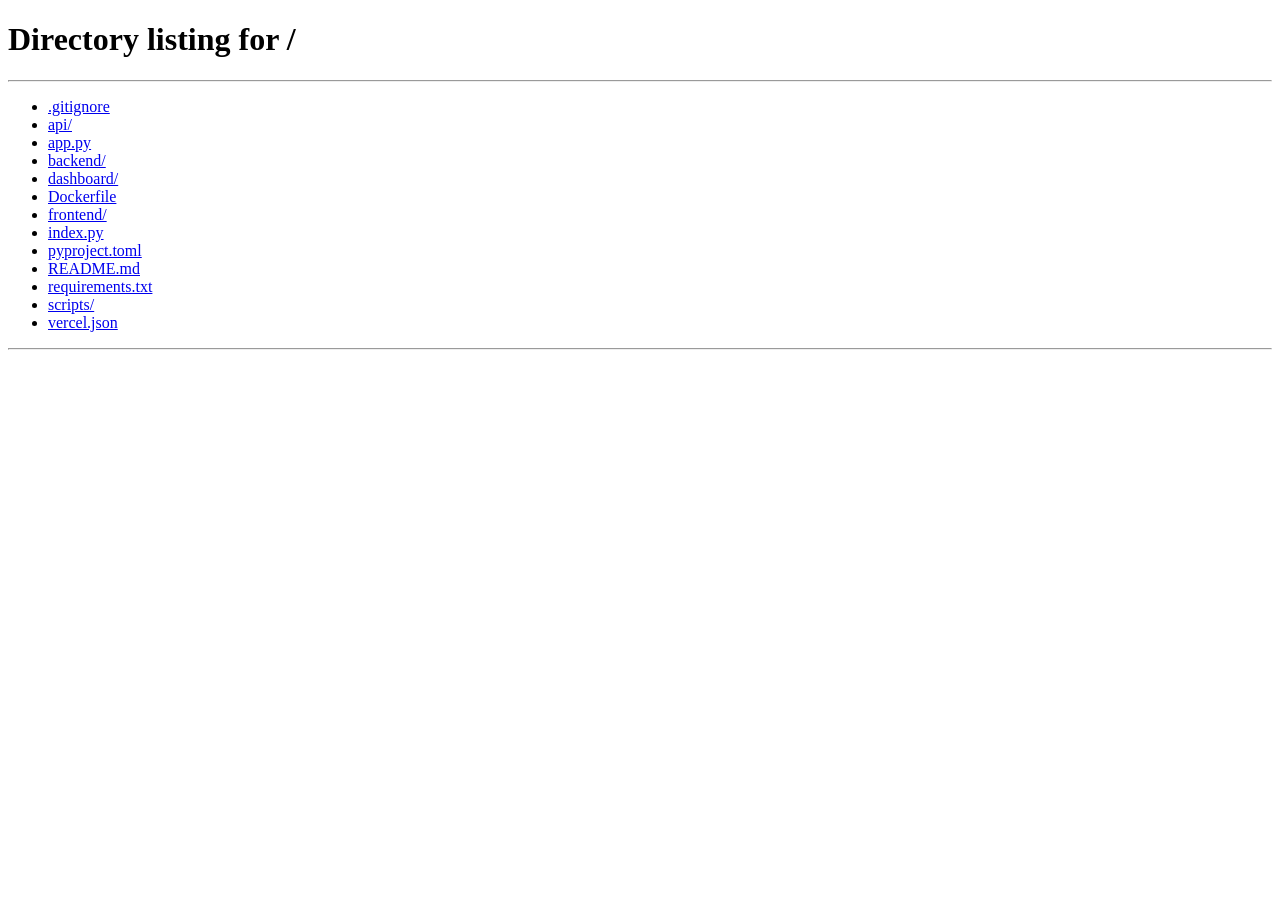
<file: dashboard/clients.html>
<!DOCTYPE html>
<html lang="en">
<head>
  <meta charset="UTF-8">

  <meta
    name="viewport"
    content="width=device-width, initial-scale=1.0"
  >

  <title>AI Chatbot Platform — Clients</title>

  <style>
    /* =====================================================
       RESET
    ===================================================== */

    * {
      box-sizing: border-box;
    }

    html {
      scroll-behavior: smooth;
    }

    body {
      margin: 0;
      font-family:
        Inter,
        -apple-system,
        BlinkMacSystemFont,
        "Segoe UI",
        Arial,
        Helvetica,
        sans-serif;
      background: #f8fafc;
      color: #0f172a;
    }

    button,
    input {
      font: inherit;
    }

    button,
    a {
      -webkit-tap-highlight-color: transparent;
    }


    /* =====================================================
       LAYOUT
    ===================================================== */

    .dashboard {
      min-height: 100vh;
      display: flex;
    }


    /* =====================================================
       SIDEBAR
    ===================================================== */

    .sidebar {
      width: 248px;
      min-height: 100vh;
      background: #0f172a;
      color: white;
      padding: 24px 16px;
      position: fixed;
      left: 0;
      top: 0;
      bottom: 0;
      z-index: 100;
      overflow-y: auto;
    }

    .brand {
      display: flex;
      align-items: center;
      gap: 8px;
      font-size: 19px;
      font-weight: 750;
      margin-bottom: 34px;
      padding: 0 10px;
      letter-spacing: -0.2px;
    }

    .brand-mark {
      width: 30px;
      height: 30px;
      border-radius: 9px;
      background: linear-gradient(
        135deg,
        #38bdf8,
        #0ea5e9
      );
      display: flex;
      align-items: center;
      justify-content: center;
      color: #ffffff;
      font-size: 13px;
      font-weight: 800;
      box-shadow:
        0 5px 16px rgba(14, 165, 233, 0.28);
    }

    .brand span {
      color: #38bdf8;
    }

    .nav {
      display: flex;
      flex-direction: column;
      gap: 5px;
    }

    .nav-label {
      color: #64748b;
      font-size: 10px;
      font-weight: 700;
      text-transform: uppercase;
      letter-spacing: 0.9px;
      padding: 0 10px;
      margin: 0 0 8px;
    }

    .nav a {
      color: #cbd5e1;
      text-decoration: none;
      padding: 11px 12px;
      border-radius: 9px;
      font-size: 14px;
      font-weight: 500;
      transition:
        background 0.2s ease,
        color 0.2s ease,
        transform 0.2s ease;
      display: flex;
      align-items: center;
      gap: 10px;
    }

    .nav a:hover {
      background: #1e293b;
      color: white;
      transform: translateX(2px);
    }

    .nav a.active {
      background: #1e293b;
      color: white;
      font-weight: 650;
      box-shadow:
        inset 3px 0 0 #38bdf8;
    }

    .nav-icon {
      width: 20px;
      min-width: 20px;
      text-align: center;
      font-size: 14px;
      opacity: 0.9;
    }


    /* =====================================================
       MAIN
    ===================================================== */

    .main {
      margin-left: 248px;
      width: calc(100% - 248px);
      min-height: 100vh;
      padding: 30px 32px 40px;
    }


    /* =====================================================
       TOPBAR
    ===================================================== */

    .topbar {
      display: flex;
      justify-content: space-between;
      align-items: flex-start;
      gap: 20px;
      margin-bottom: 22px;
    }

    .topbar-left {
      min-width: 0;
    }

    .back-button {
      display: inline-flex;
      align-items: center;
      gap: 7px;
      border: 1px solid #e2e8f0;
      background: #ffffff;
      color: #475569;
      padding: 8px 12px;
      border-radius: 8px;
      font-size: 12px;
      font-weight: 600;
      cursor: pointer;
      margin-bottom: 16px;
      transition:
        background 0.2s ease,
        border-color 0.2s ease,
        color 0.2s ease,
        transform 0.2s ease;
    }

    .back-button:hover {
      background: #f8fafc;
      border-color: #cbd5e1;
      color: #0f172a;
      transform: translateX(-2px);
    }

    .back-arrow {
      font-size: 15px;
      line-height: 1;
    }

    .topbar h1 {
      margin: 0;
      font-size: 29px;
      line-height: 1.2;
      letter-spacing: -0.7px;
      font-weight: 750;
    }

    .topbar p {
      margin: 8px 0 0;
      color: #64748b;
      font-size: 14px;
      line-height: 1.5;
    }

    .user-box {
      background: #ffffff;
      border: 1px solid #e2e8f0;
      padding: 9px 13px;
      border-radius: 11px;
      font-size: 13px;
      color: #334155;
      display: flex;
      align-items: center;
      gap: 9px;
      flex-shrink: 0;
      box-shadow:
        0 2px 7px rgba(15, 23, 42, 0.03);
    }

    .user-avatar {
      width: 31px;
      height: 31px;
      border-radius: 50%;
      background: #e0f2fe;
      color: #0369a1;
      display: flex;
      align-items: center;
      justify-content: center;
      font-size: 12px;
      font-weight: 750;
    }

    .user-info {
      display: flex;
      flex-direction: column;
      gap: 2px;
    }

    .user-name {
      font-weight: 650;
      color: #0f172a;
      white-space: nowrap;
    }

    .user-role {
      color: #64748b;
      font-size: 11px;
      text-transform: capitalize;
    }


    /* =====================================================
       PAGE SUMMARY
    ===================================================== */

    .summary-card {
      background: #ffffff;
      border: 1px solid #e2e8f0;
      border-radius: 14px;
      padding: 18px 20px;
      margin-bottom: 20px;
      display: flex;
      justify-content: space-between;
      align-items: center;
      gap: 20px;
      box-shadow:
        0 2px 8px rgba(15, 23, 42, 0.025);
    }

    .summary-left {
      display: flex;
      align-items: center;
      gap: 13px;
    }

    .summary-icon {
      width: 42px;
      height: 42px;
      border-radius: 11px;
      background: #e0f2fe;
      color: #0284c7;
      display: flex;
      align-items: center;
      justify-content: center;
      font-size: 18px;
    }

    .summary-title {
      font-size: 14px;
      font-weight: 650;
      color: #334155;
    }

    .summary-subtitle {
      margin-top: 3px;
      color: #64748b;
      font-size: 12px;
    }

    .client-count {
      min-width: 42px;
      height: 32px;
      padding: 0 12px;
      border-radius: 8px;
      background: #f1f5f9;
      color: #0f172a;
      display: inline-flex;
      align-items: center;
      justify-content: center;
      font-size: 13px;
      font-weight: 700;
    }


    /* =====================================================
       TOOLBAR
    ===================================================== */

    .toolbar {
      display: flex;
      justify-content: space-between;
      align-items: center;
      gap: 15px;
      margin-bottom: 18px;
    }

    .toolbar-left {
      display: flex;
      align-items: center;
      gap: 10px;
      flex: 1;
    }

    .search {
      width: 100%;
      max-width: 430px;
      position: relative;
    }

    .search-icon {
      position: absolute;
      left: 14px;
      top: 50%;
      transform: translateY(-50%);
      color: #94a3b8;
      font-size: 14px;
      pointer-events: none;
    }

    .search input {
      width: 100%;
      padding: 12px 14px 12px 39px;
      border: 1px solid #dbe3ec;
      border-radius: 10px;
      outline: none;
      font-size: 14px;
      background: #ffffff;
      color: #0f172a;
      transition:
        border-color 0.2s ease,
        box-shadow 0.2s ease;
    }

    .search input::placeholder {
      color: #94a3b8;
    }

    .search input:focus {
      border-color: #38bdf8;
      box-shadow:
        0 0 0 3px rgba(56, 189, 248, 0.12);
    }


    /* =====================================================
       BUTTONS
    ===================================================== */

    .btn {
      border: none;
      border-radius: 9px;
      padding: 11px 16px;
      cursor: pointer;
      font-weight: 650;
      font-size: 13px;
      transition:
        background 0.2s ease,
        transform 0.2s ease,
        box-shadow 0.2s ease,
        opacity 0.2s ease;
      white-space: nowrap;
    }

    .btn:disabled {
      opacity: 0.6;
      cursor: not-allowed;
      transform: none;
    }

    .btn-primary {
      background: #0f172a;
      color: #ffffff;
      box-shadow:
        0 3px 8px rgba(15, 23, 42, 0.12);
    }

    .btn-primary:hover:not(:disabled) {
      background: #1e293b;
      transform: translateY(-1px);
      box-shadow:
        0 5px 12px rgba(15, 23, 42, 0.16);
    }

    .btn-secondary {
      background: #f1f5f9;
      color: #0f172a;
      border: 1px solid #e2e8f0;
    }

    .btn-secondary:hover:not(:disabled) {
      background: #e2e8f0;
    }

    .btn-configure {
      min-width: 104px;
    }


    /* =====================================================
       DELETE BUTTON
    ===================================================== */

    .btn-delete {
      min-width: 94px;
      background: #ffffff;
      color: #dc2626;
      border: 1px solid #fecaca;
      box-shadow: none;
    }

    .btn-delete:hover:not(:disabled) {
      background: #fef2f2;
      border-color: #fca5a5;
      color: #b91c1c;
      transform: translateY(-1px);
      box-shadow:
        0 4px 10px rgba(220, 38, 38, 0.08);
    }


    /* =====================================================
       CLIENT LIST
    ===================================================== */

    .clients-container {
      display: grid;
      gap: 13px;
    }

    .client-card {
      background: #ffffff;
      border: 1px solid #e2e8f0;
      border-radius: 14px;
      padding: 19px 20px;
      display: flex;
      justify-content: space-between;
      align-items: center;
      gap: 22px;
      transition:
        border-color 0.2s ease,
        box-shadow 0.2s ease,
        transform 0.2s ease;
    }

    .client-card:hover {
      border-color: #cbd5e1;
      box-shadow:
        0 8px 24px rgba(15, 23, 42, 0.06);
      transform: translateY(-1px);
    }

    .client-left {
      display: flex;
      align-items: center;
      gap: 15px;
      min-width: 0;
      flex: 1;
    }

    .client-logo {
      width: 52px;
      height: 52px;
      min-width: 52px;
      border-radius: 13px;
      background: linear-gradient(
        135deg,
        #e0f2fe,
        #bae6fd
      );
      color: #0369a1;
      display: flex;
      align-items: center;
      justify-content: center;
      font-weight: 750;
      font-size: 16px;
      border: 1px solid #bae6fd;
    }

    .client-details {
      min-width: 0;
      flex: 1;
    }

    .client-name-row {
      display: flex;
      align-items: center;
      gap: 9px;
      min-width: 0;
      margin-bottom: 6px;
    }

    .client-name {
      font-size: 16px;
      font-weight: 700;
      color: #0f172a;
      overflow: hidden;
      text-overflow: ellipsis;
      white-space: nowrap;
    }

    .client-id {
      color: #64748b;
      font-size: 11px;
      margin-bottom: 4px;
      font-family:
        ui-monospace,
        SFMono-Regular,
        Menlo,
        Monaco,
        Consolas,
        monospace;
    }

    .client-agent {
      color: #475569;
      font-size: 12px;
      margin-top: 2px;
    }

    .client-website {
      color: #64748b;
      font-size: 11px;
      margin-top: 5px;
      word-break: break-all;
    }

    .client-right {
      display: flex;
      align-items: center;
      gap: 10px;
      flex-shrink: 0;
    }


    /* =====================================================
       STATUS
    ===================================================== */

    .status {
      display: inline-flex;
      align-items: center;
      gap: 7px;
      color: #15803d;
      font-size: 12px;
      font-weight: 600;
      padding: 7px 10px;
      background: #f0fdf4;
      border: 1px solid #dcfce7;
      border-radius: 999px;
    }

    .status-dot {
      width: 7px;
      height: 7px;
      background: #22c55e;
      border-radius: 50%;
      box-shadow:
        0 0 0 3px rgba(34, 197, 94, 0.12);
    }


    /* =====================================================
       EMPTY / LOADING / ERROR
    ===================================================== */

    .message-card {
      background: #ffffff;
      border: 1px solid #e2e8f0;
      border-radius: 14px;
      padding: 48px 25px;
      text-align: center;
      color: #64748b;
      box-shadow:
        0 2px 8px rgba(15, 23, 42, 0.025);
    }

    .message-icon {
      width: 48px;
      height: 48px;
      margin: 0 auto 14px;
      border-radius: 13px;
      background: #f1f5f9;
      color: #64748b;
      display: flex;
      align-items: center;
      justify-content: center;
      font-size: 19px;
    }

    .message-card h3 {
      margin: 0 0 7px;
      color: #0f172a;
      font-size: 16px;
    }

    .message-card p {
      margin: 0;
      font-size: 13px;
      line-height: 1.55;
    }

    .error-message {
      color: #dc2626 !important;
    }

    .loading-dots {
      display: inline-flex;
      gap: 5px;
      margin-top: 2px;
    }

    .loading-dots span {
      width: 7px;
      height: 7px;
      background: #94a3b8;
      border-radius: 50%;
      animation: loading 1.2s infinite ease-in-out;
    }

    .loading-dots span:nth-child(2) {
      animation-delay: 0.15s;
    }

    .loading-dots span:nth-child(3) {
      animation-delay: 0.3s;
    }

    @keyframes loading {
      0%,
      60%,
      100% {
        transform: translateY(0);
        opacity: 0.45;
      }

      30% {
        transform: translateY(-4px);
        opacity: 1;
      }
    }


    /* =====================================================
       MODAL
    ===================================================== */

    .modal-overlay {
      position: fixed;
      inset: 0;
      background: rgba(15, 23, 42, 0.58);
      backdrop-filter: blur(3px);
      -webkit-backdrop-filter: blur(3px);
      display: none;
      align-items: center;
      justify-content: center;
      padding: 20px;
      z-index: 1000;
    }

    .modal-overlay.show {
      display: flex;
      animation: overlayIn 0.18s ease;
    }

    @keyframes overlayIn {
      from {
        opacity: 0;
      }

      to {
        opacity: 1;
      }
    }

    .modal {
      width: 100%;
      max-width: 510px;
      background: #ffffff;
      border-radius: 16px;
      padding: 25px;
      box-shadow:
        0 25px 70px rgba(15, 23, 42, 0.24);
      animation: modalIn 0.2s ease;
    }

    @keyframes modalIn {
      from {
        opacity: 0;
        transform: translateY(8px) scale(0.985);
      }

      to {
        opacity: 1;
        transform: translateY(0) scale(1);
      }
    }

    .modal-header {
      display: flex;
      justify-content: space-between;
      align-items: flex-start;
      gap: 15px;
      margin-bottom: 21px;
    }

    .modal-title-wrap h2 {
      margin: 0;
      font-size: 20px;
      color: #0f172a;
      letter-spacing: -0.2px;
    }

    .modal-title-wrap p {
      margin: 5px 0 0;
      color: #64748b;
      font-size: 12px;
      line-height: 1.45;
    }

    .close-button {
      width: 32px;
      height: 32px;
      border: none;
      background: #f1f5f9;
      border-radius: 8px;
      cursor: pointer;
      color: #64748b;
      font-size: 21px;
      line-height: 1;
      display: flex;
      align-items: center;
      justify-content: center;
      transition:
        background 0.2s ease,
        color 0.2s ease;
    }

    .close-button:hover {
      background: #e2e8f0;
      color: #0f172a;
    }

    .form-group {
      margin-bottom: 15px;
    }

    .form-group label {
      display: block;
      font-size: 12px;
      font-weight: 700;
      color: #334155;
      margin-bottom: 7px;
    }

    .required {
      color: #ef4444;
    }

    .form-group input {
      width: 100%;
      padding: 11px 12px;
      border: 1px solid #cbd5e1;
      border-radius: 9px;
      outline: none;
      font-size: 13px;
      color: #0f172a;
      background: #ffffff;
      transition:
        border-color 0.2s ease,
        box-shadow 0.2s ease;
    }

    .form-group input::placeholder {
      color: #94a3b8;
    }

    .form-group input:focus {
      border-color: #38bdf8;
      box-shadow:
        0 0 0 3px rgba(56, 189, 248, 0.12);
    }

    .form-help {
      color: #64748b;
      font-size: 10px;
      margin-top: 5px;
      line-height: 1.4;
    }

    .form-error {
      color: #b91c1c;
      background: #fef2f2;
      border: 1px solid #fecaca;
      border-radius: 8px;
      padding: 9px 11px;
      font-size: 12px;
      margin-bottom: 14px;
      display: none;
      line-height: 1.4;
    }

    .form-success {
      color: #166534;
      background: #f0fdf4;
      border: 1px solid #bbf7d0;
      border-radius: 8px;
      padding: 9px 11px;
      font-size: 12px;
      margin-bottom: 14px;
      display: none;
      line-height: 1.4;
    }

    .modal-actions {
      display: flex;
      justify-content: flex-end;
      gap: 9px;
      margin-top: 21px;
      padding-top: 17px;
      border-top: 1px solid #f1f5f9;
    }


    /* =====================================================
       RESPONSIVE
    ===================================================== */

    @media (max-width: 900px) {

      .sidebar {
        width: 215px;
      }

      .main {
        margin-left: 215px;
        width: calc(100% - 215px);
        padding: 25px 22px 35px;
      }

      .client-card {
        align-items: flex-start;
      }

      .client-right {
        flex-direction: column;
        align-items: flex-end;
        gap: 10px;
      }

    }


    @media (max-width: 760px) {

      .dashboard {
        display: block;
      }

      .sidebar {
        position: relative;
        width: 100%;
        min-height: auto;
        padding: 17px 15px;
        overflow: visible;
      }

      .brand {
        margin-bottom: 17px;
      }

      .nav {
        display: grid;
        grid-template-columns: repeat(2, minmax(0, 1fr));
        gap: 5px;
      }

      .nav-label {
        grid-column: 1 / -1;
        margin-top: 2px;
      }

      .nav a {
        padding: 10px;
      }

      .main {
        margin-left: 0;
        width: 100%;
        padding: 22px 18px 30px;
      }

      .topbar {
        flex-direction: column;
        align-items: stretch;
      }

      .user-box {
        align-self: flex-start;
      }

      .summary-card {
        align-items: flex-start;
      }

      .toolbar {
        flex-direction: column;
        align-items: stretch;
      }

      .toolbar-left {
        width: 100%;
      }

      .search {
        max-width: none;
      }

      #addClientButton {
        width: 100%;
      }

      .client-card {
        flex-direction: column;
        align-items: stretch;
      }

      .client-right {
        width: 100%;
        flex-direction: row;
        justify-content: space-between;
        align-items: center;
        padding-top: 13px;
        border-top: 1px solid #f1f5f9;
      }

      .btn-configure,
      .btn-delete {
        min-width: 110px;
      }

    }


    @media (max-width: 500px) {

      .sidebar {
        padding: 15px 12px;
      }

      .brand {
        padding: 0 6px;
      }

      .nav {
        grid-template-columns: 1fr;
      }

      .nav a {
        padding: 10px 11px;
      }

      .main {
        padding: 18px 13px 25px;
      }

      .topbar h1 {
        font-size: 25px;
      }

      .topbar p {
        font-size: 13px;
      }

      .summary-card {
        padding: 15px;
      }

      .summary-icon {
        width: 38px;
        height: 38px;
        min-width: 38px;
      }

      .client-card {
        padding: 16px;
      }

      .client-left {
        align-items: flex-start;
      }

      .client-logo {
        width: 46px;
        height: 46px;
        min-width: 46px;
        border-radius: 11px;
      }

      .client-name {
        font-size: 15px;
      }

      .client-right {
        flex-direction: column;
        align-items: stretch;
      }

      .status {
        align-self: flex-start;
      }

      .btn-configure,
      .btn-delete {
        width: 100%;
      }

      .modal {
        padding: 20px;
        border-radius: 14px;
      }

      .modal-actions {
        flex-direction: column-reverse;
      }

      .modal-actions .btn {
        width: 100%;
      }

    }
  </style>
</head>


<body>

  <div class="dashboard">

    <!-- ===================================================
         SIDEBAR
    =================================================== -->

    <aside class="sidebar">

      <div class="brand">

        <div class="brand-mark">
          AI
        </div>

        <div>
          AI <span>Chatbot</span>
        </div>

      </div>


      <nav class="nav">

        <div class="nav-label">
          Main Menu
        </div>


        <a href="index.html">

          <span class="nav-icon">⌂</span>

          <span>
            Dashboard
          </span>

        </a>


        <a
          href="clients.html"
          class="active"
        >

          <span class="nav-icon">▦</span>

          <span>
            Clients
          </span>

        </a>


        <a href="chatbot-settings.html">

          <span class="nav-icon">⚙</span>

          <span>
            Chatbot Settings
          </span>

        </a>


        <a href="knowledge-base.html">

          <span class="nav-icon">▤</span>

          <span>
            Knowledge Base
          </span>

        </a>


        <a href="conversations.html">

          <span class="nav-icon">◌</span>

          <span>
            Conversations
          </span>

        </a>


        <a href="analytics.html">

          <span class="nav-icon">⌁</span>

          <span>
            Analytics
          </span>

        </a>

      </nav>

    </aside>


    <!-- ===================================================
         MAIN
    =================================================== -->

    <main class="main">

      <!-- =================================================
           TOPBAR
      ================================================= -->

      <div class="topbar">

        <div class="topbar-left">

          <button
            type="button"
            class="back-button"
            id="backButton"
          >

            <span class="back-arrow">
              ←
            </span>

            Back

          </button>


          <h1>
            Clients
          </h1>


          <p>
            Manage businesses and their AI chatbot agents.
          </p>

        </div>


        <div
          class="user-box"
          id="userBox"
        >

          <div class="user-avatar" id="userAvatar">
            U
          </div>

          <div class="user-info">

            <div
              class="user-name"
              id="userName"
            >
              Loading user...
            </div>

            <div
              class="user-role"
              id="userRole"
            >
              —
            </div>

          </div>

        </div>

      </div>


      <!-- =================================================
           SUMMARY
      ================================================= -->

      <div class="summary-card">

        <div class="summary-left">

          <div class="summary-icon">
            ▦
          </div>

          <div>

            <div class="summary-title">
              Client Management
            </div>

            <div class="summary-subtitle">
              View and manage your connected businesses.
            </div>

          </div>

        </div>


        <div
          class="client-count"
          id="clientCount"
        >
          0
        </div>

      </div>


      <!-- =================================================
           TOOLBAR
      ================================================= -->

      <div class="toolbar">

        <div class="toolbar-left">

          <div class="search">

            <span class="search-icon">
              ⌕
            </span>

            <input
              type="text"
              id="searchInput"
              placeholder="Search by business, client ID, agent..."
              autocomplete="off"
            >

          </div>

        </div>


        <button
          type="button"
          class="btn btn-primary"
          id="addClientButton"
          style="display: none;"
        >
          + Add Client
        </button>

      </div>


      <!-- =================================================
           CLIENTS
      ================================================= -->

      <div
        class="clients-container"
        id="clientsContainer"
      >

        <div class="message-card">

          <div class="message-icon">
            ⋯
          </div>

          <h3>
            Loading clients
          </h3>

          <div class="loading-dots">

            <span></span>
            <span></span>
            <span></span>

          </div>

        </div>

      </div>

    </main>

  </div>


  <!-- =====================================================
       ADD CLIENT MODAL
  ===================================================== -->

  <div
    class="modal-overlay"
    id="modalOverlay"
  >

    <div class="modal">

      <div class="modal-header">

        <div class="modal-title-wrap">

          <h2>
            Add New Client
          </h2>

          <p>
            Create a business profile and assign its AI agent.
          </p>

        </div>


        <button
          type="button"
          class="close-button"
          id="closeModalButton"
          aria-label="Close modal"
        >
          ×
        </button>

      </div>


      <form id="clientForm">

        <div
          class="form-error"
          id="formError"
        ></div>


        <div
          class="form-success"
          id="formSuccess"
        ></div>


        <!-- CLIENT ID -->

        <div class="form-group">

          <label for="clientIdInput">

            Client ID

            <span class="required">
              *
            </span>

          </label>

          <input
            type="text"
            id="clientIdInput"
            placeholder="client_002"
            autocomplete="off"
            required
          >

          <div class="form-help">
            Must be unique. Example: client_002
          </div>

        </div>


        <!-- BUSINESS NAME -->

        <div class="form-group">

          <label for="businessNameInput">

            Business Name

            <span class="required">
              *
            </span>

          </label>

          <input
            type="text"
            id="businessNameInput"
            placeholder="My Restaurant"
            autocomplete="organization"
            required
          >

        </div>


        <!-- AGENT NAME -->

        <div class="form-group">

          <label for="agentNameInput">

            AI Agent Name

            <span class="required">
              *
            </span>

          </label>

          <input
            type="text"
            id="agentNameInput"
            placeholder="My Restaurant AI"
            autocomplete="off"
            required
          >

        </div>


        <!-- WEBSITE -->

        <div class="form-group">

          <label for="websiteInput">
            Website
          </label>

          <input
            type="url"
            id="websiteInput"
            placeholder="https://example.com"
            autocomplete="url"
          >

        </div>


        <div class="modal-actions">

          <button
            type="button"
            class="btn btn-secondary"
            id="cancelButton"
          >
            Cancel
          </button>


          <button
            type="submit"
            class="btn btn-primary"
            id="createClientButton"
          >
            Create Client
          </button>

        </div>

      </form>

    </div>

  </div>


  <script>

    /* =====================================================
       CONFIG
    ===================================================== */

    const isLocalhost =
      window.location.hostname === "127.0.0.1" ||
      window.location.hostname === "localhost";

    const API_BASE_URL =
      isLocalhost
        ? "http://127.0.0.1:8001"
        : window.location.origin;


    /* =====================================================
       ELEMENTS
    ===================================================== */

    const userBox =
      document.getElementById("userBox");

    const userAvatar =
      document.getElementById("userAvatar");

    const userName =
      document.getElementById("userName");

    const userRole =
      document.getElementById("userRole");

    const clientCount =
      document.getElementById("clientCount");

    const clientsContainer =
      document.getElementById("clientsContainer");

    const searchInput =
      document.getElementById("searchInput");

    const backButton =
      document.getElementById("backButton");

    const modalOverlay =
      document.getElementById("modalOverlay");

    const addClientButton =
      document.getElementById("addClientButton");

    const closeModalButton =
      document.getElementById("closeModalButton");

    const cancelButton =
      document.getElementById("cancelButton");

    const clientForm =
      document.getElementById("clientForm");

    const formError =
      document.getElementById("formError");

    const formSuccess =
      document.getElementById("formSuccess");

    const createClientButton =
      document.getElementById("createClientButton");


    /* =====================================================
       DATA
    ===================================================== */

    let clients = [];

    let currentUser = null;


    /* =====================================================
       TOKEN
    ===================================================== */

    function getToken() {

      return (
        localStorage.getItem("access_token") ||
        sessionStorage.getItem("access_token")
      );

    }


    /* =====================================================
       REDIRECT LOGIN
    ===================================================== */

    function redirectToLogin() {

      localStorage.removeItem(
        "access_token"
      );

      localStorage.removeItem(
        "user"
      );

      sessionStorage.removeItem(
        "access_token"
      );

      sessionStorage.removeItem(
        "user"
      );

      window.location.href =
        "/";

    }


    /* =====================================================
       BACK BUTTON
    ===================================================== */

    backButton.addEventListener(
      "click",
      function () {

        if (
          window.history.length > 1
        ) {

          window.history.back();

        } else {

          window.location.href =
            "index.html";

        }

      }
    );


    /* =====================================================
       USER INITIALS
    ===================================================== */

    function getInitials(
      name
    ) {

      const value =
        String(name || "")
          .trim();

      if (!value) {
        return "U";
      }

      const parts =
        value
          .split(/\s+/)
          .filter(Boolean)
          .slice(0, 2);

      return parts
        .map(
          part =>
            part
              .charAt(0)
              .toUpperCase()
        )
        .join("");

    }


    /* =====================================================
       LOAD USER
    ===================================================== */

    async function loadUser() {

      const token =
        getToken();


      if (!token) {

        redirectToLogin();

        return null;

      }


      const response =
        await fetch(
          `${API_BASE_URL}/auth/me`,
          {
            method: "GET",

            headers: {
              "Authorization":
                `Bearer ${token}`
            }
          }
        );


      if (
        response.status === 401
      ) {

        redirectToLogin();

        return null;

      }


      if (!response.ok) {

        throw new Error(
          `Auth request failed: ${response.status}`
        );

      }


      const user =
        await response.json();


      currentUser =
        user;


      localStorage.setItem(
        "user",
        JSON.stringify(user)
      );


      const displayName =
        user.full_name ||
        user.email ||
        "Authenticated User";


      userName.textContent =
        displayName;


      userRole.textContent =
        user.role ||
        "user";


      userAvatar.textContent =
        getInitials(
          user.full_name ||
          user.email ||
          "User"
        );


      userBox.title =
        user.email ||
        "";


      /*
        Only administrators can create clients.
      */

      if (
        user.role === "admin"
      ) {

        addClientButton.style.display =
          "inline-flex";

      } else {

        addClientButton.style.display =
          "none";

      }


      return user;

    }


    /* =====================================================
       LOAD CLIENTS
    ===================================================== */

    async function loadClients(
      user
    ) {

      if (!user) {
        return;
      }


      const token =
        getToken();


      if (!token) {

        redirectToLogin();

        return;

      }


      let response;


      /*
        ADMIN:
        Get all clients.

        NORMAL USER:
        Get only assigned client.
      */

      if (
        user.role === "admin"
      ) {

        response =
          await fetch(
            `${API_BASE_URL}/clients`,
            {
              method: "GET",

              headers: {
                "Authorization":
                  `Bearer ${token}`
              }
            }
          );

      } else {

        if (!user.client_id) {

          clients = [];

          updateClientCount();

          renderClients();

          return;

        }


        response =
          await fetch(
            `${API_BASE_URL}/clients/${encodeURIComponent(user.client_id)}`,
            {
              method: "GET",

              headers: {
                "Authorization":
                  `Bearer ${token}`
              }
            }
          );

      }


      if (
        response.status === 401
      ) {

        redirectToLogin();

        return;

      }


      if (
        response.status === 404
      ) {

        clients = [];

        updateClientCount();

        renderClients();

        return;

      }


      if (!response.ok) {

        throw new Error(
          `Clients request failed: ${response.status}`
        );

      }


      const data =
        await response.json();


      if (
        user.role === "admin"
      ) {

        clients =
          Array.isArray(data)
            ? data
            : [];

      } else {

        clients =
          data
            ? [data]
            : [];

      }


      updateClientCount();

      renderClients();

    }


    /* =====================================================
       CLIENT COUNT
    ===================================================== */

    function updateClientCount() {

      clientCount.textContent =
        String(
          clients.length
        );

    }


    /* =====================================================
       RENDER CLIENTS
    ===================================================== */

    function renderClients() {

      const searchTerm =
        searchInput.value
          .trim()
          .toLowerCase();


      const filteredClients =
        clients.filter(
          client => {

            const name =
              String(
                client.business_name || ""
              ).toLowerCase();


            const id =
              String(
                client.client_id || ""
              ).toLowerCase();


            const agent =
              String(
                client.agent_name || ""
              ).toLowerCase();


            const website =
              String(
                client.website || ""
              ).toLowerCase();


            return (
              name.includes(searchTerm) ||
              id.includes(searchTerm) ||
              agent.includes(searchTerm) ||
              website.includes(searchTerm)
            );

          }
        );


      if (
        filteredClients.length === 0
      ) {

        if (
          clients.length === 0
        ) {

          clientsContainer.innerHTML = `

            <div class="message-card">

              <div class="message-icon">
                ▦
              </div>

              <h3>
                No clients yet
              </h3>

              <p>
                ${
                  currentUser &&
                  currentUser.role === "admin"
                    ? "Create your first client to start managing an AI chatbot."
                    : "No client is currently assigned to this account."
                }
              </p>

            </div>

          `;

        } else {

          clientsContainer.innerHTML = `

            <div class="message-card">

              <div class="message-icon">
                ⌕
              </div>

              <h3>
                No clients found
              </h3>

              <p>
                No client matches
                "<strong>${escapeHtml(searchTerm)}</strong>".
              </p>

            </div>

          `;

        }

        return;

      }


      clientsContainer.innerHTML =
        filteredClients
          .map(
            client =>
              createClientCard(client)
          )
          .join("");

    }


    /* =====================================================
       CREATE CLIENT CARD
    ===================================================== */

    function createClientCard(
      client
    ) {

      const businessName =
        client.business_name ||
        "Unnamed Client";


      const clientIdValue =
        client.client_id ||
        "N/A";


      const agentName =
        client.agent_name ||
        "AI Assistant";


      const website =
        client.website ||
        "";


      const initials =
        getInitials(
          businessName
        );


      /*
        Delete button is rendered only for admins.
        Backend also enforces admin authorization.
      */

      const deleteButton =
        currentUser &&
        currentUser.role === "admin"
          ? `

              <button
                type="button"
                class="btn btn-delete"
                data-client-id="${escapeHtml(clientIdValue)}"
                data-business-name="${escapeHtml(businessName)}"
                onclick="handleDeleteClient(this)"
              >
                Delete
              </button>

            `
          : "";


      return `

        <div
          class="client-card"
          data-client-id="${escapeHtml(clientIdValue)}"
        >

          <div class="client-left">

            <div class="client-logo">
              ${escapeHtml(initials)}
            </div>


            <div class="client-details">

              <div class="client-name-row">

                <div class="client-name">
                  ${escapeHtml(businessName)}
                </div>

              </div>


              <div class="client-id">
                Client ID:
                ${escapeHtml(clientIdValue)}
              </div>


              <div class="client-agent">
                AI Agent:
                ${escapeHtml(agentName)}
              </div>


              ${
                website
                  ? `
                    <div class="client-website">
                      ${escapeHtml(website)}
                    </div>
                  `
                  : ""
              }

            </div>

          </div>


          <div class="client-right">

            <div class="status">

              <span class="status-dot"></span>

              Active

            </div>


            <a
              href="chatbot-settings.html?client_id=${encodeURIComponent(clientIdValue)}"
              class="btn btn-primary btn-configure"
            >
              Configure
            </a>


            ${deleteButton}

          </div>

        </div>

      `;

    }


    /* =====================================================
       DELETE CLIENT
    ===================================================== */

    async function handleDeleteClient(
      button
    ) {

      /*
        Extra frontend authorization check.
        Backend remains the actual security layer.
      */

      if (
        !currentUser ||
        currentUser.role !== "admin"
      ) {

        alert(
          "Only administrators can delete clients."
        );

        return;

      }


      const clientId =
        String(
          button.dataset.clientId || ""
        ).trim();


      const businessName =
        String(
          button.dataset.businessName || clientId
        ).trim();


      if (!clientId) {

        alert(
          "Client ID is missing."
        );

        return;

      }


      /*
        Strong confirmation before destructive action.
      */

      const confirmed =
        window.confirm(
          `Delete "${businessName}" (${clientId})?\n\n` +
          "This will permanently delete the client and its related " +
          "agents, conversations, visitors, analytics events, documents, " +
          "and agent configuration.\n\n" +
          "User accounts will not be deleted; they will simply be unassigned.\n\n" +
          "This action cannot be undone."
        );


      if (!confirmed) {
        return;
      }


      const token =
        getToken();


      if (!token) {

        redirectToLogin();

        return;

      }


      /*
        Prevent double-click deletion.
      */

      button.disabled =
        true;

      button.textContent =
        "Deleting...";


      try {

        const response =
          await fetch(
            `${API_BASE_URL}/clients/${encodeURIComponent(clientId)}`,
            {
              method: "DELETE",

              headers: {
                "Authorization":
                  `Bearer ${token}`
              }
            }
          );


        const data =
          await response
            .json()
            .catch(
              () => ({})
            );


        if (
          response.status === 401
        ) {

          redirectToLogin();

          return;

        }


        if (
          response.status === 403
        ) {

          throw new Error(
            data.detail ||
            "Only administrators can delete clients."
          );

        }


        if (
          response.status === 404
        ) {

          throw new Error(
            data.detail ||
            "Client not found."
          );

        }


        if (!response.ok) {

          throw new Error(
            data.detail ||
            `Failed to delete client (${response.status})`
          );

        }


        /*
          Remove immediately from local state.
        */

        clients =
          clients.filter(
            client =>
              String(
                client.client_id || ""
              ) !== clientId
          );


        updateClientCount();

        renderClients();


        /*
          Optional console information for verification.
        */

        console.log(
          "Client deleted successfully:",
          data
        );


      } catch (error) {

        console.error(
          "Delete client error:",
          error
        );


        alert(
          error.message ||
          "Unable to delete client."
        );


        /*
          Restore button if deletion failed.
        */

        button.disabled =
          false;

        button.textContent =
          "Delete";

      }

    }


    /* =====================================================
       HTML ESCAPE
    ===================================================== */

    function escapeHtml(
      value
    ) {

      return String(value)
        .replace(
          /&/g,
          "&amp;"
        )
        .replace(
          /</g,
          "&lt;"
        )
        .replace(
          />/g,
          "&gt;"
        )
        .replace(
          /"/g,
          "&quot;"
        )
        .replace(
          /'/g,
          "&#039;"
        );

    }


    /* =====================================================
       OPEN MODAL
    ===================================================== */

    function openModal() {

      formError.style.display =
        "none";

      formSuccess.style.display =
        "none";

      formError.textContent =
        "";

      formSuccess.textContent =
        "";

      clientForm.reset();

      modalOverlay.classList.add(
        "show"
      );


      setTimeout(
        function () {

          document
            .getElementById(
              "clientIdInput"
            )
            .focus();

        },
        50
      );

    }


    /* =====================================================
       CLOSE MODAL
    ===================================================== */

    function closeModal() {

      modalOverlay.classList.remove(
        "show"
      );

      clientForm.reset();

      formError.style.display =
        "none";

      formSuccess.style.display =
        "none";

      formError.textContent =
        "";

      formSuccess.textContent =
        "";

    }


    /* =====================================================
       CREATE CLIENT
    ===================================================== */

    async function createClient(
      event
    ) {

      event.preventDefault();


      formError.style.display =
        "none";

      formSuccess.style.display =
        "none";


      const clientIdValue =
        document
          .getElementById(
            "clientIdInput"
          )
          .value
          .trim();


      const businessName =
        document
          .getElementById(
            "businessNameInput"
          )
          .value
          .trim();


      const agentName =
        document
          .getElementById(
            "agentNameInput"
          )
          .value
          .trim();


      const website =
        document
          .getElementById(
            "websiteInput"
          )
          .value
          .trim();


      if (
        !clientIdValue ||
        !businessName ||
        !agentName
      ) {

        showFormError(
          "Please fill in all required fields."
        );

        return;

      }


      const token =
        getToken();


      if (!token) {

        redirectToLogin();

        return;

      }


      createClientButton.disabled =
        true;

      createClientButton.textContent =
        "Creating...";


      try {

        const response =
          await fetch(
            `${API_BASE_URL}/clients`,
            {
              method: "POST",

              headers: {
                "Content-Type":
                  "application/json",

                "Authorization":
                  `Bearer ${token}`
              },

              body:
                JSON.stringify(
                  {
                    client_id:
                      clientIdValue,

                    business_name:
                      businessName,

                    agent_name:
                      agentName,

                    website:
                      website
                  }
                )
            }
          );


        const data =
          await response
            .json()
            .catch(
              () => ({})
            );


        if (
          response.status === 401
        ) {

          redirectToLogin();

          return;

        }


        if (
          response.status === 403
        ) {

          throw new Error(
            data.detail ||
            "Only administrators can create clients."
          );

        }


        if (!response.ok) {

          throw new Error(
            data.detail ||
            `Failed to create client (${response.status})`
          );

        }


        showFormSuccess(
          "Client created successfully."
        );


        clientForm.reset();


        /*
          Refresh client list after creation.
        */

        setTimeout(
          async function () {

            closeModal();

            const user =
              await loadUser();

            await loadClients(
              user
            );

          },
          650
        );


      } catch (error) {

        console.error(
          "Create client error:",
          error
        );


        showFormError(
          error.message ||
          "Unable to create client."
        );

      } finally {

        createClientButton.disabled =
          false;

        createClientButton.textContent =
          "Create Client";

      }

    }


    /* =====================================================
       FORM ERROR
    ===================================================== */

    function showFormError(
      message
    ) {

      formError.textContent =
        message;

      formError.style.display =
        "block";

    }


    /* =====================================================
       FORM SUCCESS
    ===================================================== */

    function showFormSuccess(
      message
    ) {

      formSuccess.textContent =
        message;

      formSuccess.style.display =
        "block";

    }


    /* =====================================================
       SEARCH
    ===================================================== */

    searchInput.addEventListener(
      "input",
      function () {

        renderClients();

      }
    );


    /* =====================================================
       MODAL EVENTS
    ===================================================== */

    addClientButton.addEventListener(
      "click",
      openModal
    );


    closeModalButton.addEventListener(
      "click",
      closeModal
    );


    cancelButton.addEventListener(
      "click",
      closeModal
    );


    modalOverlay.addEventListener(
      "click",
      function (event) {

        if (
          event.target ===
          modalOverlay
        ) {

          closeModal();

        }

      }
    );


    clientForm.addEventListener(
      "submit",
      createClient
    );


    /* =====================================================
       ESCAPE KEY
    ===================================================== */

    document.addEventListener(
      "keydown",
      function (event) {

        if (
          event.key === "Escape" &&
          modalOverlay.classList.contains("show")
        ) {

          closeModal();

        }

      }
    );


    /* =====================================================
       INITIALIZE
    ===================================================== */

    async function initialize() {

      try {

        const user =
          await loadUser();


        if (!user) {
          return;
        }


        await loadClients(
          user
        );


        console.log(
          `Clients page loaded successfully. ${clients.length} client(s) found.`
        );


      } catch (error) {

        console.error(
          "Clients page error:",
          error
        );


        clientCount.textContent =
          "—";


        clientsContainer.innerHTML = `

          <div class="message-card">

            <div class="message-icon">
              !
            </div>

            <h3 class="error-message">
              Failed to load clients
            </h3>

            <p>
              ${escapeHtml(
                error.message ||
                "Unable to load client data."
              )}
            </p>

          </div>

        `;

      }

    }


    /* =====================================================
       START
    ===================================================== */

    initialize();

  </script>

</body>
</html>
</file>
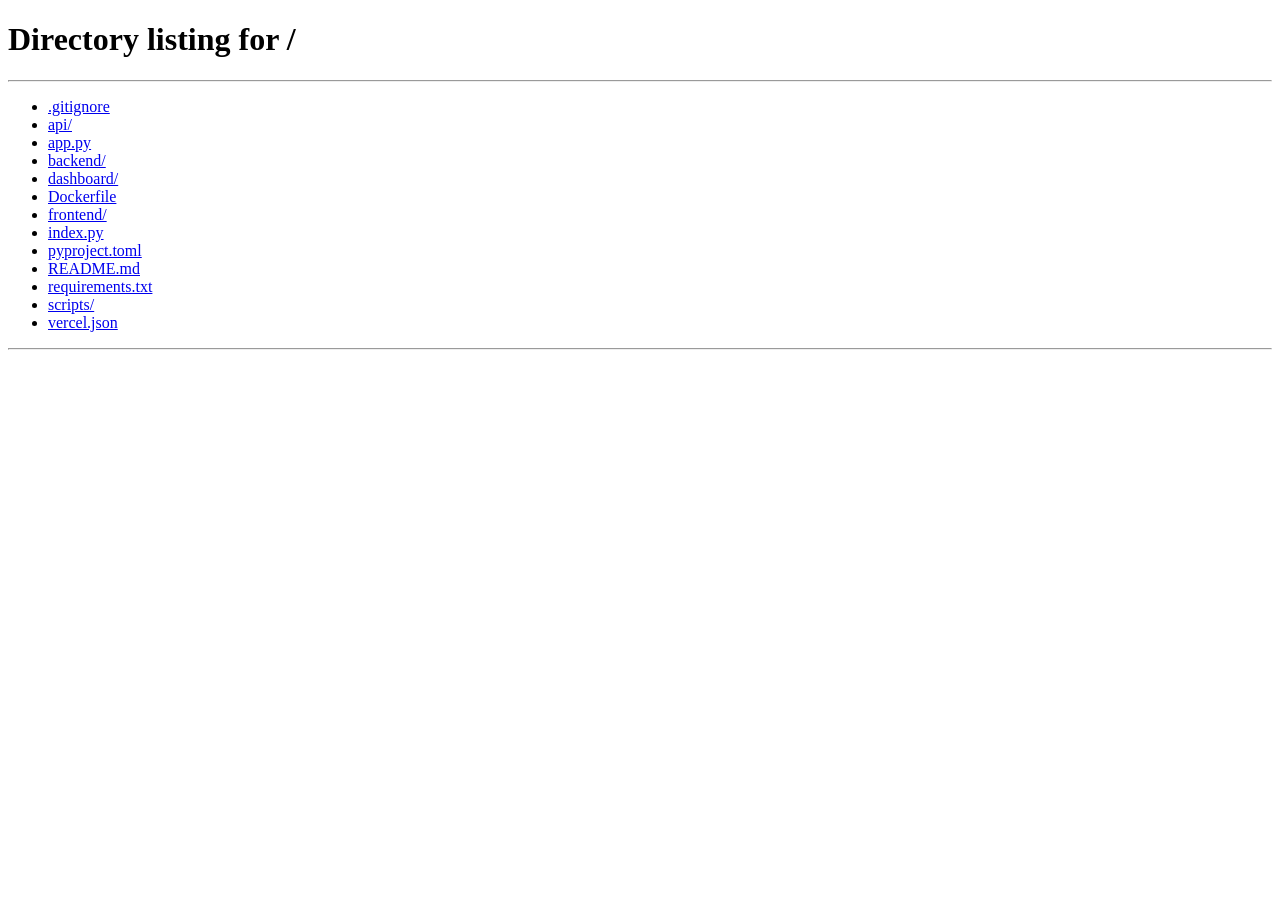
<file: dashboard/conversations.html>
<!DOCTYPE html>
<html lang="en">
<head>
<meta charset="UTF-8">
<meta name="viewport" content="width=device-width,initial-scale=1.0">
<title>Conversations - AI Chatbot Platform</title>

<style>
*{box-sizing:border-box;margin:0;padding:0}

:root{
 --navy:#0f172a;
 --navy-hover:#172033;
 --cyan:#0ea5e9;
 --cyan-light:#e0f2fe;
 --bg:#f8fafc;
 --white:#fff;
 --border:#e2e8f0;
 --text:#0f172a;
 --muted:#64748b;
}

body{
 font-family:Inter,Arial,sans-serif;
 background:var(--bg);
 color:var(--text);
 min-height:100vh;
}

.sidebar{
 position:fixed;
 inset:0 auto 0 0;
 width:248px;
 background:var(--navy);
 color:#fff;
 padding:24px 16px;
 z-index:100;
 overflow-y:auto;
}

.brand{
 display:flex;
 align-items:center;
 gap:11px;
 padding:0 8px 30px;
}

.brand-icon{
 width:30px;height:30px;border-radius:9px;
 background:linear-gradient(135deg,#38bdf8,#0ea5e9);
 display:flex;align-items:center;justify-content:center;
 font-size:11px;font-weight:800;
}

.brand h2{font-size:16px}
.brand h2 span{color:#38bdf8}
.brand small{display:block;color:#94a3b8;font-size:10px;margin-top:5px}

.menu-label{
 padding:0 10px 9px;
 color:#64748b;
 font-size:9px;
 font-weight:700;
 text-transform:uppercase;
 letter-spacing:.08em;
}

.nav{display:flex;flex-direction:column;gap:4px}

.nav a{
 position:relative;
 display:flex;
 align-items:center;
 gap:10px;
 color:#94a3b8;
 text-decoration:none;
 padding:10px 11px;
 border-radius:9px;
 font-size:12px;
 transition:.2s;
}

.nav a:hover,.nav a.active{
 background:var(--navy-hover);
 color:#fff;
}

.nav a.active:before{
 content:"";
 position:absolute;
 left:0;top:8px;bottom:8px;
 width:3px;
 border-radius:4px;
 background:#38bdf8;
}

.nav-icon{width:19px;text-align:center}

.main{
 margin-left:248px;
 width:calc(100% - 248px);
 min-height:100vh;
 padding:30px 32px 40px;
}

.topbar{
 display:flex;
 justify-content:space-between;
 align-items:center;
 gap:20px;
 margin-bottom:22px;
}

.title-row{display:flex;align-items:center;gap:12px}

.back-button{
 border:1px solid var(--border);
 background:#fff;
 color:#334155;
 border-radius:9px;
 padding:9px 12px;
 cursor:pointer;
 font-size:11px;
 font-weight:650;
 transition:.2s;
}

.back-button:hover{background:#f1f5f9}

.title h1{
 font-size:29px;
 letter-spacing:-.6px;
 margin-bottom:5px;
}

.title p{color:var(--muted);font-size:12px}

.user-box{
 display:flex;
 align-items:center;
 gap:9px;
 background:#fff;
 border:1px solid var(--border);
 border-radius:11px;
 padding:8px 12px;
}

.user-avatar{
 width:32px;height:32px;border-radius:50%;
 background:var(--cyan-light);
 color:#0284c7;
 display:flex;align-items:center;justify-content:center;
 font-size:12px;font-weight:700;
}

.user-info strong{display:block;font-size:11px}
.user-info span{display:block;color:var(--muted);font-size:9px;margin-top:3px}

.workspace{
 display:grid;
 grid-template-columns:340px minmax(0,1fr);
 gap:16px;
 min-height:650px;
}

.card{
 background:#fff;
 border:1px solid var(--border);
 border-radius:14px;
 box-shadow:0 3px 12px rgba(15,23,42,.025);
 overflow:hidden;
}

.history{
 display:flex;
 flex-direction:column;
}

.card-header{
 padding:18px 18px 14px;
 border-bottom:1px solid #eef2f6;
}

.card-header h2{font-size:15px}
.card-header p{color:var(--muted);font-size:10px;margin-top:4px}

.search{
 margin-top:14px;
 width:100%;
 padding:10px 11px;
 border:1px solid var(--border);
 border-radius:9px;
 outline:none;
 font-size:11px;
}

.search:focus{border-color:#38bdf8;box-shadow:0 0 0 3px rgba(14,165,233,.08)}

.conversation-list{
 overflow-y:auto;
 flex:1;
}

.conversation-item{
 padding:14px 17px;
 border-bottom:1px solid #f1f5f9;
 cursor:pointer;
 transition:.2s;
}

.conversation-item:hover{background:#f8fafc}

.conversation-item.active{
 background:#f0f9ff;
 border-left:3px solid #0ea5e9;
 padding-left:14px;
}

.conversation-item strong{
 display:block;
 font-size:11px;
 white-space:nowrap;
 overflow:hidden;
 text-overflow:ellipsis;
}

.conversation-item p{
 color:var(--muted);
 font-size:10px;
 margin-top:5px;
 white-space:nowrap;
 overflow:hidden;
 text-overflow:ellipsis;
}

.conversation-item small{
 display:block;
 color:#94a3b8;
 font-size:9px;
 margin-top:7px;
}

.chat{
 display:flex;
 flex-direction:column;
 min-width:0;
}

.chat-header{
 padding:18px;
 border-bottom:1px solid #eef2f6;
}

.chat-header h2{font-size:15px}
.chat-header p{font-size:10px;color:var(--muted);margin-top:4px}

.messages{
 flex:1;
 overflow-y:auto;
 padding:22px;
 background:#fbfdff;
}

.message{
 max-width:78%;
 margin-bottom:14px;
}

.message.user{margin-left:auto}

.message-bubble{
 padding:11px 13px;
 border-radius:11px;
 font-size:11px;
 line-height:1.55;
 white-space:pre-wrap;
 word-break:break-word;
}

.message.assistant .message-bubble{
 background:#fff;
 border:1px solid var(--border);
 color:#334155;
}

.message.user .message-bubble{
 background:var(--navy);
 color:#fff;
}

.message-role{
 font-size:9px;
 color:var(--muted);
 margin-bottom:5px;
}

.message.user .message-role{text-align:right}

.empty{
 height:100%;
 min-height:180px;
 display:flex;
 align-items:center;
 justify-content:center;
 text-align:center;
 color:var(--muted);
 font-size:11px;
 padding:30px;
}

.empty strong{
 display:block;
 color:#334155;
 font-size:12px;
 margin-bottom:5px;
}

.loading{
 padding:30px;
 text-align:center;
 color:var(--muted);
 font-size:11px;
}

.error{
 display:none;
 margin-bottom:15px;
 padding:11px 13px;
 border-radius:9px;
 background:#fee2e2;
 color:#991b1b;
 border:1px solid #fecaca;
 font-size:11px;
}

@media(max-width:1000px){
 .workspace{grid-template-columns:280px minmax(0,1fr)}
}

@media(max-width:900px){
 .sidebar{width:215px}
 .main{margin-left:215px;width:calc(100% - 215px)}
}

@media(max-width:760px){
 .sidebar{
  position:relative;
  width:100%;
  height:auto;
 }
 .main{
  margin-left:0;
  width:100%;
  padding:22px 18px 35px;
 }
 .topbar{flex-direction:column;align-items:flex-start}
 .user-box{width:100%}
 .workspace{
  grid-template-columns:1fr;
  min-height:700px;
 }
 .history{height:320px}
}

@media(max-width:500px){
 .title-row{align-items:flex-start}
 .message{max-width:90%}
}
</style>
</head>

<body>

<aside class="sidebar">

<div class="brand">
 <div class="brand-icon">AI</div>
 <div>
  <h2>AI <span>Chatbot</span></h2>
  <small>Admin Platform</small>
 </div>
</div>

<div class="menu-label">Main Menu</div>

<nav class="nav">
 <a href="index.html"><span class="nav-icon">📊</span><span>Dashboard</span></a>
 <a href="clients.html"><span class="nav-icon">👥</span><span>Clients</span></a>
 <a href="chatbot-settings.html"><span class="nav-icon">🤖</span><span>Chatbot Settings</span></a>
 <a href="knowledge-base.html"><span class="nav-icon">📚</span><span>Knowledge Base</span></a>
 <a href="conversations.html" class="active"><span class="nav-icon">💬</span><span>Conversations</span></a>
 <a href="analytics.html"><span class="nav-icon">📈</span><span>Analytics</span></a>
</nav>

</aside>

<main class="main">

<div class="topbar">

<div class="title-row">
 <button class="back-button" onclick="goBack()">← Back</button>
 <div class="title">
  <h1>Conversations</h1>
  <p>View and review your chatbot conversations.</p>
 </div>
</div>

<div class="user-box">
 <div class="user-avatar" id="userAvatar">U</div>
 <div class="user-info">
  <strong id="userName">Loading...</strong>
  <span id="userRole">Authenticated</span>
 </div>
</div>

</div>

<div class="error" id="errorBox"></div>

<div class="workspace">

<section class="card history">

<div class="card-header">
 <h2>Conversation History</h2>
 <p>Select a conversation to view its messages.</p>

 <input
  class="search"
  id="searchInput"
  type="search"
  placeholder="Search conversations..."
 >
</div>

<div class="conversation-list" id="conversationList">
 <div class="loading">Loading conversations...</div>
</div>

</section>

<section class="card chat">

<div class="chat-header">
 <h2 id="chatTitle">Conversation</h2>
 <p id="chatSubtitle">Select a conversation from the history.</p>
</div>

<div class="messages" id="messages">
 <div class="empty">
  <div>
   <strong>No conversation selected</strong>
   Select a conversation from the left to view messages.
  </div>
 </div>
</div>

</section>

</div>

</main>

<script>
"use strict";

const isLocalhost =
 window.location.hostname === "127.0.0.1" ||
 window.location.hostname === "localhost";

const API_BASE =
 isLocalhost
  ? "http://127.0.0.1:8001"
  : window.location.origin;

let conversations=[];
let selectedConversationId=null;

function goBack(){
 if(window.history.length>1) window.history.back();
 else window.location.href="index.html";
}

function getToken(){
 return localStorage.getItem("access_token") ||
 localStorage.getItem("accessToken") ||
 localStorage.getItem("token") ||
 sessionStorage.getItem("access_token") ||
 sessionStorage.getItem("accessToken") ||
 sessionStorage.getItem("token") || "";
}

function authHeaders(){
 const token=getToken();
 return token ? {Authorization:`Bearer ${token}`} : {};
}

async function apiFetch(url,options={}){
 const response=await fetch(url,{
  ...options,
  headers:{...authHeaders(),...(options.headers||{})}
 });

 if(response.status===401){
  logout();
  throw new Error("Authentication expired.");
 }

 return response;
}

function logout(){
 ["access_token","accessToken","token","user"].forEach(k=>{
  localStorage.removeItem(k);
  sessionStorage.removeItem(k);
 });
 window.location.href="/";
}

function escapeHtml(value){
 const div=document.createElement("div");
 div.textContent=String(value??"");
 return div.innerHTML;
}

async function loadUser(){
 const response=await apiFetch(`${API_BASE}/auth/me`);
 if(!response.ok) throw new Error("Failed to load user.");

 const user=await response.json();
 const name=user.full_name||user.email||user.username||"User";

 document.getElementById("userName").textContent=name;
 document.getElementById("userRole").textContent=user.role||"Authenticated";
 document.getElementById("userAvatar").textContent=String(name).charAt(0).toUpperCase();
}

function getConversationId(item){
 return item.conversation_id||item.id||item._id;
}

function getConversationTitle(item){
 return item.title||
  item.name||
  item.first_message||
  item.preview||
  item.last_message||
  `Conversation ${getConversationId(item)||""}`;
}

function getConversationPreview(item){
 return item.preview||
  item.last_message||
  item.first_message||
  "No preview available";
}

function getConversationDate(item){
 return item.updated_at||
  item.created_at||
  item.timestamp||
  "";
}

function renderConversations(list=conversations){

 const container=document.getElementById("conversationList");
 container.innerHTML="";

 if(!list.length){
  container.innerHTML=`
   <div class="empty">
    <div>
     <strong>No conversations</strong>
     No conversations have been found.
    </div>
   </div>`;
  return;
 }

 list.forEach(item=>{
  const id=getConversationId(item);
  if(!id) return;

  const element=document.createElement("div");
  element.className="conversation-item"+
   (String(id)===String(selectedConversationId)?" active":"");

  element.innerHTML=`
   <strong>${escapeHtml(getConversationTitle(item))}</strong>
   <p>${escapeHtml(getConversationPreview(item))}</p>
   <small>${escapeHtml(getConversationDate(item))}</small>
  `;

  element.addEventListener("click",()=>openConversation(id));
  container.appendChild(element);
 });
}

async function loadConversations(){

 const container=document.getElementById("conversationList");
 container.innerHTML=`<div class="loading">Loading conversations...</div>`;

 const response=await apiFetch(`${API_BASE}/chat/history`);

 if(!response.ok){
  throw new Error("Failed to load conversations.");
 }

 const data=await response.json();

 conversations=Array.isArray(data)
  ? data
  : (
    data.conversations||
    data.history||
    data.data||
    data.items||
    []
  );

 renderConversations();
}

function normalizeMessages(data){

 if(Array.isArray(data)) return data;

 if(Array.isArray(data.messages)) return data.messages;

 if(data.conversation && Array.isArray(data.conversation.messages)){
  return data.conversation.messages;
 }

 if(data.data && Array.isArray(data.data.messages)){
  return data.data.messages;
 }

 return [];
}

function messageRole(message){
 return message.role||message.sender||message.type||"assistant";
}

function messageText(message){
 return message.content||
  message.message||
  message.text||
  message.response||
  "";
}

async function openConversation(id){

 selectedConversationId=id;
 renderConversations();

 const messages=document.getElementById("messages");
 messages.innerHTML=`<div class="loading">Loading conversation...</div>`;

 try{

  const response=await apiFetch(
   `${API_BASE}/chat/${encodeURIComponent(id)}`
  );

  if(!response.ok){
   throw new Error("Failed to load conversation.");
  }

  const data=await response.json();
  const list=normalizeMessages(data);

  const conversation=
   data.conversation||
   conversations.find(c=>String(getConversationId(c))===String(id))||
   {};

  document.getElementById("chatTitle").textContent=
   getConversationTitle(conversation);

  document.getElementById("chatSubtitle").textContent=
   `Conversation ID: ${id}`;

  messages.innerHTML="";

  if(!list.length){
   messages.innerHTML=`
    <div class="empty">
     <div>
      <strong>No messages</strong>
      This conversation has no messages.
     </div>
    </div>`;
   return;
  }

  list.forEach(message=>{
   const role=messageRole(message).toLowerCase();
   const isUser=role==="user"||role==="human";

   const wrapper=document.createElement("div");
   wrapper.className="message "+(isUser?"user":"assistant");

   wrapper.innerHTML=`
    <div class="message-role">
     ${isUser?"User":"AI Assistant"}
    </div>
    <div class="message-bubble">
     ${escapeHtml(messageText(message))}
    </div>
   `;

   messages.appendChild(wrapper);
  });

  messages.scrollTop=messages.scrollHeight;

 }catch(error){
  messages.innerHTML=`
   <div class="empty">
    <div>
     <strong>Unable to load conversation</strong>
     ${escapeHtml(error.message)}
    </div>
   </div>`;
 }
}

document.getElementById("searchInput").addEventListener("input",event=>{
 const term=event.target.value.toLowerCase().trim();

 if(!term){
  renderConversations();
  return;
 }

 renderConversations(
  conversations.filter(item=>{
   return JSON.stringify(item).toLowerCase().includes(term);
  })
 );
});

document.addEventListener("DOMContentLoaded",async()=>{
 if(!getToken()){
  window.location.href="/";
  return;
 }

 try{
  await loadUser();
  await loadConversations();
 }catch(error){
  console.error(error);
  document.getElementById("errorBox").textContent=
   error.message||"Failed to initialize conversations.";
  document.getElementById("errorBox").style.display="block";
 }
});
</script>

</body>
</html>
</file>
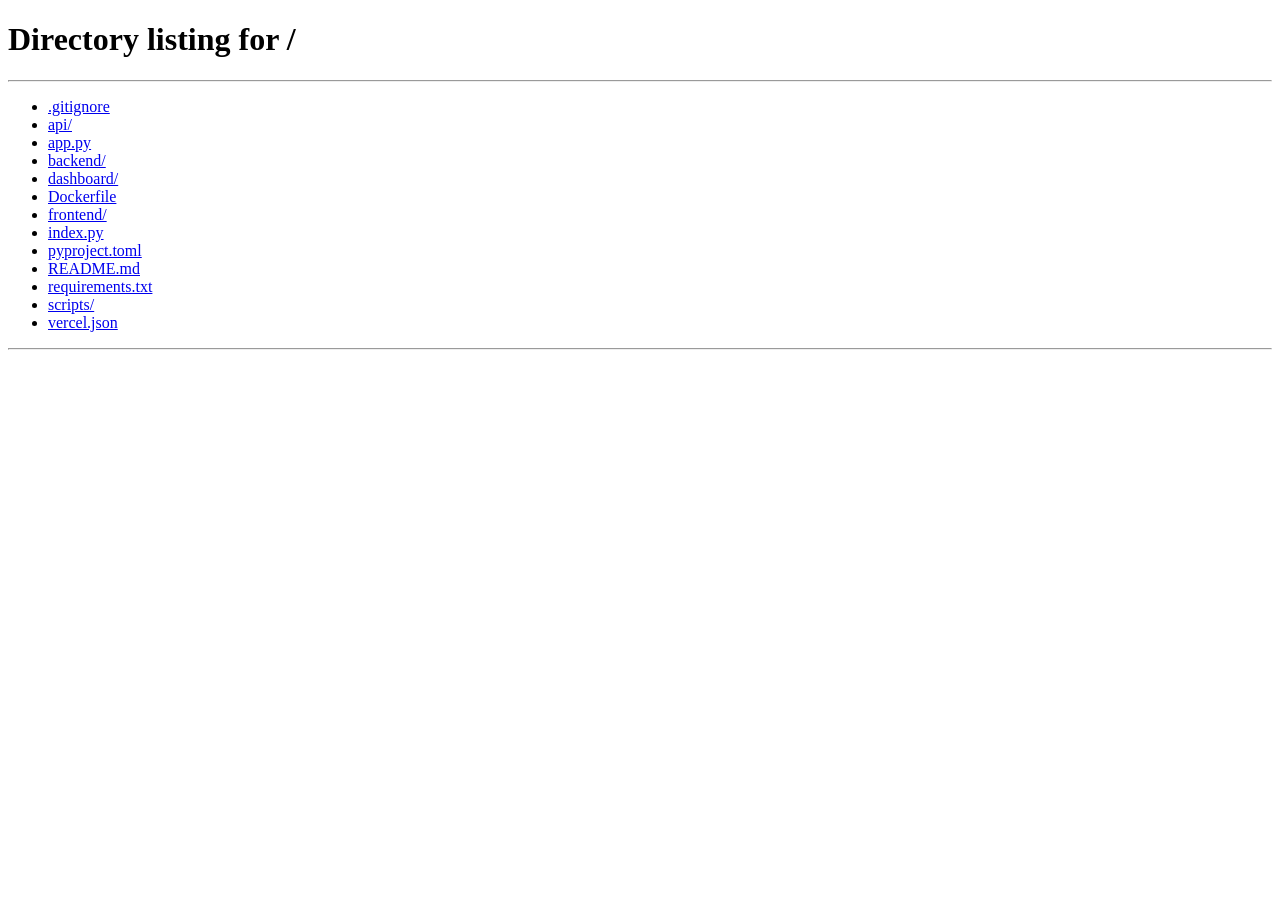
<file: dashboard/knowledge-base.html>
<!DOCTYPE html>
<html lang="en">
<head>
<meta charset="UTF-8">
<meta name="viewport" content="width=device-width,initial-scale=1.0">
<title>Knowledge Base - AI Chatbot Platform</title>

<style>
*{
 box-sizing:border-box;
 margin:0;
 padding:0
}

:root{
 --navy:#0f172a;
 --navy-hover:#172033;
 --cyan:#0ea5e9;
 --cyan-light:#e0f2fe;
 --bg:#f8fafc;
 --white:#fff;
 --border:#e2e8f0;
 --text:#0f172a;
 --muted:#64748b;
 --green:#16a34a;
 --green-bg:#dcfce7;
 --red:#dc2626;
 --red-bg:#fee2e2;
 --red-border:#fecaca;
}

body{
 font-family:Inter,Arial,sans-serif;
 background:var(--bg);
 color:var(--text);
 min-height:100vh;
}

.sidebar{
 position:fixed;
 inset:0 auto 0 0;
 width:248px;
 background:var(--navy);
 color:#fff;
 padding:24px 16px;
 z-index:100;
}

.brand{
 display:flex;
 align-items:center;
 gap:11px;
 padding:0 8px 30px;
}

.brand-icon{
 width:30px;
 height:30px;
 border-radius:9px;
 background:linear-gradient(135deg,#38bdf8,#0ea5e9);
 display:flex;
 align-items:center;
 justify-content:center;
 font-size:11px;
 font-weight:800;
}

.brand h2{
 font-size:16px
}

.brand h2 span{
 color:#38bdf8
}

.brand small{
 display:block;
 color:#94a3b8;
 font-size:10px;
 margin-top:5px;
}

.menu-label{
 padding:0 10px 9px;
 color:#64748b;
 font-size:9px;
 font-weight:700;
 text-transform:uppercase;
 letter-spacing:.08em;
}

.nav{
 display:flex;
 flex-direction:column;
 gap:4px;
}

.nav a{
 position:relative;
 display:flex;
 align-items:center;
 gap:10px;
 color:#94a3b8;
 text-decoration:none;
 padding:10px 11px;
 border-radius:9px;
 font-size:12px;
}

.nav a:hover,
.nav a.active{
 background:var(--navy-hover);
 color:#fff;
}

.nav a.active:before{
 content:"";
 position:absolute;
 left:0;
 top:8px;
 bottom:8px;
 width:3px;
 border-radius:4px;
 background:#38bdf8;
}

.nav-icon{
 width:19px;
 text-align:center;
}

.main{
 margin-left:248px;
 width:calc(100% - 248px);
 min-height:100vh;
 padding:30px 32px 40px;
}

.topbar{
 display:flex;
 justify-content:space-between;
 align-items:center;
 gap:20px;
 margin-bottom:22px;
}

.title-row{
 display:flex;
 align-items:center;
 gap:12px;
}

.back-button{
 border:1px solid var(--border);
 background:#fff;
 color:#334155;
 border-radius:9px;
 padding:9px 12px;
 cursor:pointer;
 font-size:11px;
 font-weight:650;
}

.back-button:hover{
 background:#f1f5f9;
}

.title h1{
 font-size:29px;
 letter-spacing:-.6px;
 margin-bottom:5px;
}

.title p{
 color:var(--muted);
 font-size:12px;
}

.user-box{
 display:flex;
 align-items:center;
 gap:9px;
 background:#fff;
 border:1px solid var(--border);
 border-radius:11px;
 padding:8px 12px;
}

.user-avatar{
 width:32px;
 height:32px;
 border-radius:50%;
 background:var(--cyan-light);
 color:#0284c7;
 display:flex;
 align-items:center;
 justify-content:center;
 font-size:12px;
 font-weight:700;
}

.user-info strong{
 display:block;
 font-size:11px;
}

.user-info span{
 display:block;
 color:var(--muted);
 font-size:9px;
 margin-top:3px;
}

.card{
 background:#fff;
 border:1px solid var(--border);
 border-radius:14px;
 padding:21px;
 margin-bottom:17px;
 box-shadow:0 3px 12px rgba(15,23,42,.025);
}

.card-header{
 display:flex;
 justify-content:space-between;
 align-items:center;
 gap:15px;
 margin-bottom:17px;
}

.card-header h2{
 font-size:15px;
}

.card-header p{
 color:var(--muted);
 font-size:10px;
 margin-top:4px;
}

select,
input[type=file]{
 width:100%;
 padding:11px 12px;
 border:1px solid #dbe3ec;
 border-radius:9px;
 background:#fff;
 color:var(--text);
 font-size:11px;
 outline:none;
}

select:focus{
 border-color:#38bdf8;
 box-shadow:0 0 0 3px rgba(14,165,233,.08);
}

.client-info{
 display:grid;
 grid-template-columns:repeat(3,1fr);
 gap:12px;
 margin-top:15px;
}

.info-box{
 background:#f8fafc;
 border:1px solid #edf2f7;
 border-radius:10px;
 padding:13px;
}

.info-box small{
 display:block;
 color:var(--muted);
 font-size:9px;
 margin-bottom:5px;
}

.info-box strong{
 font-size:11px;
 word-break:break-word;
}

.upload-area{
 border:2px dashed #cbd5e1;
 border-radius:13px;
 padding:35px 25px;
 text-align:center;
 background:#fbfdff;
}

.upload-icon{
 width:48px;
 height:48px;
 margin:0 auto 12px;
 border-radius:12px;
 background:var(--cyan-light);
 color:#0284c7;
 display:flex;
 align-items:center;
 justify-content:center;
 font-size:21px;
}

.upload-area h3{
 font-size:14px;
 margin-bottom:6px;
}

.upload-area p{
 color:var(--muted);
 font-size:10px;
 line-height:1.6;
 max-width:580px;
 margin:0 auto 17px;
}

.file-input-wrap{
 max-width:520px;
 margin:auto;
}

.btn{
 border:0;
 border-radius:9px;
 padding:10px 14px;
 cursor:pointer;
 font-size:10px;
 font-weight:700;
 transition:.2s;
}

.btn-primary{
 background:var(--navy);
 color:#fff;
}

.btn-primary:hover{
 background:#1e293b;
}

.btn-secondary{
 background:#fff;
 color:#334155;
 border:1px solid var(--border);
}

.btn-secondary:hover{
 background:#f8fafc;
}

.btn-danger{
 background:var(--red-bg);
 color:#b91c1c;
 border:1px solid var(--red-border);
 padding:8px 11px;
 font-size:9px;
}

.btn-danger:hover{
 background:#fecaca;
 color:#991b1b;
}

.btn:disabled{
 opacity:.5;
 cursor:not-allowed;
}

.upload-actions{
 margin-top:12px;
}

.message{
 display:none;
 padding:10px 12px;
 border-radius:9px;
 font-size:10px;
 margin-top:13px;
}

.message.show{
 display:block;
}

.message.success{
 background:var(--green-bg);
 color:#166534;
}

.message.error{
 background:#fee2e2;
 color:#991b1b;
}

.documents{
 display:grid;
 grid-template-columns:repeat(auto-fill,minmax(230px,1fr));
 gap:13px;
}

.document-card{
 border:1px solid var(--border);
 border-radius:12px;
 padding:15px;
 background:#fff;
 transition:.2s;
}

.document-card:hover{
 border-color:#bae6fd;
 transform:translateY(-1px);
 box-shadow:0 6px 16px rgba(15,23,42,.05);
}

.document-top{
 display:flex;
 justify-content:space-between;
 align-items:flex-start;
 gap:10px;
}

.document-icon{
 width:38px;
 height:38px;
 border-radius:10px;
 background:var(--cyan-light);
 color:#0284c7;
 display:flex;
 align-items:center;
 justify-content:center;
}

.document-card h3{
 font-size:11px;
 margin-top:12px;
 line-height:1.45;
 word-break:break-word;
}

.document-card p{
 color:var(--muted);
 font-size:9px;
 margin-top:5px;
}

.document-actions{
 display:flex;
 justify-content:flex-end;
 align-items:center;
 margin-top:14px;
 padding-top:11px;
 border-top:1px solid #f1f5f9;
}

.badge{
 display:inline-flex;
 padding:4px 7px;
 border-radius:20px;
 background:var(--green-bg);
 color:#166534;
 font-size:8px;
 font-weight:700;
}

.empty{
 text-align:center;
 padding:40px 20px;
 color:var(--muted);
 border:1px dashed #cbd5e1;
 border-radius:11px;
 font-size:10px;
}

.empty-icon{
 font-size:27px;
 margin-bottom:8px;
}

.empty strong{
 display:block;
 color:#334155;
 font-size:12px;
}

.loading{
 text-align:center;
 padding:28px;
 color:var(--muted);
 font-size:10px;
}

.delete-overlay{
 position:fixed;
 inset:0;
 background:rgba(15,23,42,.45);
 display:none;
 align-items:center;
 justify-content:center;
 padding:20px;
 z-index:1000;
}

.delete-overlay.show{
 display:flex;
}

.delete-modal{
 width:min(420px,100%);
 background:#fff;
 border-radius:15px;
 padding:22px;
 box-shadow:0 20px 50px rgba(15,23,42,.2);
}

.delete-modal-icon{
 width:42px;
 height:42px;
 border-radius:11px;
 background:var(--red-bg);
 color:#dc2626;
 display:flex;
 align-items:center;
 justify-content:center;
 font-size:19px;
 margin-bottom:13px;
}

.delete-modal h3{
 font-size:15px;
 margin-bottom:7px;
}

.delete-modal p{
 color:var(--muted);
 font-size:10px;
 line-height:1.6;
}

.delete-file-name{
 color:#334155;
 font-weight:700;
 word-break:break-word;
}

.modal-actions{
 display:flex;
 justify-content:flex-end;
 gap:8px;
 margin-top:18px;
}

.modal-cancel{
 background:#fff;
 color:#334155;
 border:1px solid var(--border);
}

.modal-cancel:hover{
 background:#f8fafc;
}

.modal-delete{
 background:#dc2626;
 color:#fff;
}

.modal-delete:hover{
 background:#b91c1c;
}

.modal-delete:disabled{
 opacity:.6;
 cursor:not-allowed;
}

@media(max-width:900px){

 .sidebar{
  width:215px;
 }

 .main{
  margin-left:215px;
  width:calc(100% - 215px);
 }

 .client-info{
  grid-template-columns:1fr;
 }
}

@media(max-width:700px){

 .sidebar{
  position:relative;
  width:100%;
  height:auto;
 }

 .main{
  margin-left:0;
  width:100%;
  padding:22px 18px 35px;
 }

 .topbar{
  flex-direction:column;
  align-items:flex-start;
 }

 .user-box{
  width:100%;
 }

 .card-header{
  align-items:flex-start;
  flex-direction:column;
 }

 .card-header .btn{
  width:100%;
 }

 .upload-area{
  padding:27px 15px;
 }

 .documents{
  grid-template-columns:1fr;
 }

 .modal-actions{
  flex-direction:column-reverse;
 }

 .modal-actions .btn{
  width:100%;
 }
}
</style>
</head>

<body>

<aside class="sidebar">

 <div class="brand">

  <div class="brand-icon">
   AI
  </div>

  <div>

   <h2>
    AI <span>Chatbot</span>
   </h2>

   <small>
    Admin Platform
   </small>

  </div>

 </div>

 <div class="menu-label">
  Main Menu
 </div>

 <nav class="nav">

  <a href="index.html">
   <span class="nav-icon">📊</span>
   <span>Dashboard</span>
  </a>

  <a href="clients.html">
   <span class="nav-icon">👥</span>
   <span>Clients</span>
  </a>

  <a href="chatbot-settings.html">
   <span class="nav-icon">🤖</span>
   <span>Chatbot Settings</span>
  </a>

  <a href="knowledge-base.html" class="active">
   <span class="nav-icon">📚</span>
   <span>Knowledge Base</span>
  </a>

  <a href="conversations.html">
   <span class="nav-icon">💬</span>
   <span>Conversations</span>
  </a>

  <a href="analytics.html">
   <span class="nav-icon">📈</span>
   <span>Analytics</span>
  </a>

 </nav>

</aside>


<main class="main">

 <div class="topbar">

  <div class="title-row">

   <button
    class="back-button"
    type="button"
    id="backButton"
   >
    ← Back
   </button>

   <div class="title">

    <h1>
     Knowledge Base
    </h1>

    <p>
     Upload documents and manage the AI's knowledge.
    </p>

   </div>

  </div>


  <div class="user-box">

   <div
    class="user-avatar"
    id="userAvatar"
   >
    U
   </div>

   <div class="user-info">

    <strong id="userName">
     Loading...
    </strong>

    <span id="userRole">
     Authenticated
    </span>

   </div>

  </div>

 </div>


 <!-- CLIENT SELECTION -->

 <section class="card">

  <div class="card-header">

   <div>

    <h2>
     Select Client
    </h2>

    <p>
     Choose which client's chatbot knowledge you want to manage.
    </p>

   </div>

  </div>


  <select id="clientSelect">

   <option value="">
    Loading clients...
   </option>

  </select>


  <div
   id="clientInfo"
   class="client-info"
   style="display:none"
  >

   <div class="info-box">

    <small>
     Business
    </small>

    <strong id="businessName">
     —
    </strong>

   </div>


   <div class="info-box">

    <small>
     Client ID
    </small>

    <strong id="clientIdText">
     —
    </strong>

   </div>


   <div class="info-box">

    <small>
     Website
    </small>

    <strong id="websiteText">
     —
    </strong>

   </div>

  </div>

 </section>


 <!-- UPLOAD -->

 <section class="card">

  <div class="card-header">

   <div>

    <h2>
     Upload Knowledge
    </h2>

    <p>
     Supported formats: PDF, DOCX and TXT.
    </p>

   </div>

  </div>


  <div class="upload-area">

   <div class="upload-icon">
    📄
   </div>

   <h3>
    Add a document
   </h3>

   <p>
    Upload company information, FAQs, product documentation,
    policies or other useful content.
   </p>


   <div class="file-input-wrap">

    <input
     type="file"
     id="fileInput"
     accept=".pdf,.docx,.txt"
    >


    <div class="upload-actions">

     <button
      class="btn btn-primary"
      id="uploadButton"
      type="button"
      disabled
     >
      Upload Document
     </button>

    </div>

   </div>


   <div
    id="message"
    class="message"
   ></div>

  </div>

 </section>


 <!-- DOCUMENTS -->

 <section class="card">

  <div class="card-header">

   <div>

    <h2>
     Documents
    </h2>

    <p id="documentSubtitle">
     Select a client to view documents.
    </p>

   </div>


   <button
    class="btn btn-secondary"
    id="refreshButton"
    type="button"
   >
    ↻ Refresh
   </button>

  </div>


  <div id="documentsContainer">

   <div class="empty">

    <div class="empty-icon">
     📚
    </div>

    Select a client to load its knowledge base.

   </div>

  </div>

 </section>

</main>


<!-- DELETE CONFIRMATION MODAL -->

<div
 id="deleteOverlay"
 class="delete-overlay"
 role="dialog"
 aria-modal="true"
 aria-labelledby="deleteTitle"
>

 <div class="delete-modal">

  <div class="delete-modal-icon">
   🗑️
  </div>

  <h3 id="deleteTitle">
   Delete document?
  </h3>

  <p>

   Are you sure you want to delete

   <span
    id="deleteFileName"
    class="delete-file-name"
   ></span>?

   This will remove the document from this client's
   knowledge base.

  </p>


  <div class="modal-actions">

   <button
    class="btn modal-cancel"
    id="cancelDeleteButton"
    type="button"
   >
    Cancel
   </button>

   <button
    class="btn modal-delete"
    id="confirmDeleteButton"
    type="button"
   >
    Delete Document
   </button>

  </div>

 </div>

</div>


<script>

"use strict";


/* =========================
   CONFIG
========================= */

const isLocalhost =
 window.location.hostname === "127.0.0.1" ||
 window.location.hostname === "localhost";

const API_BASE =
 isLocalhost
  ? "http://127.0.0.1:8001"
  : window.location.origin;

const SELECTED_CLIENT_STORAGE_KEY =
 "knowledge_base_selected_client";


/* =========================
   STATE
========================= */

let clients = [];

let selectedClient = null;

let pendingDelete = {
 clientId: "",
 filename: ""
};

let isUploading = false;

let isDeleting = false;


/* =========================
   DOM
========================= */

const clientSelect =
 document.getElementById(
  "clientSelect"
 );

const fileInput =
 document.getElementById(
  "fileInput"
 );

const uploadButton =
 document.getElementById(
  "uploadButton"
 );

const refreshButton =
 document.getElementById(
  "refreshButton"
 );

const documentsContainer =
 document.getElementById(
  "documentsContainer"
 );

const documentSubtitle =
 document.getElementById(
  "documentSubtitle"
 );

const clientInfo =
 document.getElementById(
  "clientInfo"
 );

const messageBox =
 document.getElementById(
  "message"
 );

const deleteOverlay =
 document.getElementById(
  "deleteOverlay"
 );

const confirmDeleteButton =
 document.getElementById(
  "confirmDeleteButton"
 );

const cancelDeleteButton =
 document.getElementById(
  "cancelDeleteButton"
 );


/* =========================
   BACK
========================= */

function goBack(){

 if(window.history.length > 1){

  window.history.back();

 }else{

  window.location.href =
   "index.html";

 }

}


/* =========================
   TOKEN
========================= */

function getToken(){

 return (
  localStorage.getItem("access_token") ||
  localStorage.getItem("accessToken") ||
  localStorage.getItem("token") ||
  sessionStorage.getItem("access_token") ||
  sessionStorage.getItem("accessToken") ||
  sessionStorage.getItem("token") ||
  ""
 );

}


/* =========================
   AUTH HEADERS
========================= */

function authHeaders(){

 const token =
  getToken();

 return token
  ? {
     Authorization:
      `Bearer ${token}`
    }
  : {};

}


/* =========================
   API FETCH
========================= */

async function apiFetch(
 url,
 options = {}
){

 const response =
  await fetch(
   url,
   {
    ...options,

    headers:{
     ...authHeaders(),
     ...(options.headers || {})
    }
   }
  );


 if(response.status === 401){

  logout();

  throw new Error(
   "Not authenticated"
  );

 }


 return response;

}


/* =========================
   ESCAPE HTML
========================= */

function escapeHtml(value){

 return String(value ?? "")
  .replace(/&/g,"&amp;")
  .replace(/</g,"&lt;")
  .replace(/>/g,"&gt;")
  .replace(/"/g,"&quot;")
  .replace(/'/g,"&#039;");

}


/* =========================
   MESSAGE
========================= */

function showMessage(
 text,
 type = "success"
){

 messageBox.textContent =
  text;

 messageBox.className =
  `message show ${type}`;


 clearTimeout(
  showMessage.timer
 );


 showMessage.timer =
  setTimeout(
   ()=>{
    messageBox.classList.remove(
     "show"
    );
   },
   5000
  );

}


/* =========================
   SAVE CLIENT STATE
========================= */

function saveSelectedClient(){

 const clientId =
  clientSelect.value;


 if(!clientId){

  sessionStorage.removeItem(
   SELECTED_CLIENT_STORAGE_KEY
  );

  return;

 }


 try{

  sessionStorage.setItem(
   SELECTED_CLIENT_STORAGE_KEY,
   clientId
  );

 }catch(error){

  console.warn(
   "Could not save selected client:",
   error
  );

 }

}


/* =========================
   GET SAVED CLIENT
========================= */

function getSavedClient(){

 try{

  return sessionStorage.getItem(
   SELECTED_CLIENT_STORAGE_KEY
  ) || "";

 }catch{

  return "";

 }

}


/* =========================
   CLEAR CLIENT STATE
========================= */

function clearSelectedClient(){

 try{

  sessionStorage.removeItem(
   SELECTED_CLIENT_STORAGE_KEY
  );

 }catch{}

}


/* =========================
   LOAD USER
========================= */

async function loadUser(){

 try{

  const response =
   await apiFetch(
    `${API_BASE}/auth/me`,
    {
     cache:"no-store"
    }
   );


  if(!response.ok){

   return;

  }


  const user =
   await response.json();


  const name =
   user.full_name ||
   user.email ||
   user.username ||
   "User";


  document.getElementById(
   "userName"
  ).textContent =
   name;


  document.getElementById(
   "userRole"
  ).textContent =
   user.role ||
   "Authenticated";


  document.getElementById(
   "userAvatar"
  ).textContent =
   String(name)
    .charAt(0)
    .toUpperCase();

 }catch(error){

  console.warn(
   "User loading failed:",
   error
  );

 }

}


/* =========================
   LOAD CLIENTS
========================= */

async function loadClients(){

 try{

  const response =
   await apiFetch(
    `${API_BASE}/clients`,
    {
     cache:"no-store"
    }
   );


  if(!response.ok){

   throw new Error(
    "Failed to load clients"
   );

  }


  const data =
   await response.json();


  clients =
   Array.isArray(data)
    ? data
    : (
      data.clients ||
      data.items ||
      data.data ||
      []
    );


  const savedClientId =
   getSavedClient();


  clientSelect.innerHTML =
   "";


  if(!clients.length){

   clientSelect.innerHTML = `
    <option value="">
     No clients found
    </option>
   `;

   resetClientUI();

   return;

  }


  clientSelect.innerHTML = `
   <option value="">
    Select a client
   </option>
  `;


  let savedClientExists =
   false;


  clients.forEach(
   client => {

    const id =
     client.client_id ||
     client.id ||
     client._id;


    const name =
     client.business_name ||
     client.name ||
     id;


    if(!id){

     return;

    }


    const option =
     document.createElement(
      "option"
     );


    option.value =
     String(id);


    option.textContent =
     `${name} (${id})`;


    if(
     savedClientId &&
     String(id) ===
      String(savedClientId)
    ){

     option.selected =
      true;

     savedClientExists =
      true;

    }


    clientSelect.appendChild(
     option
    );

   }
  );


  /*
   * Restore previously selected client
   * without requiring the user to select it again.
   */

  if(
   savedClientExists
  ){

   await selectClient(
    savedClientId,
    true
   );

  }else{

   clearSelectedClient();

   resetClientUI();

  }


 }catch(error){

  clientSelect.innerHTML = `
   <option value="">
    Unable to load clients
   </option>
  `;

  console.error(
   "Client loading failed:",
   error
  );

 }

}


/* =========================
   RESET CLIENT UI
========================= */

function resetClientUI(){

 selectedClient =
  null;


 clientInfo.style.display =
  "none";


 uploadButton.disabled =
  true;


 documentsContainer.innerHTML = `

  <div class="empty">

   <div class="empty-icon">
    📚
   </div>

   Select a client to load its knowledge base.

  </div>

 `;


 documentSubtitle.textContent =
  "Select a client to view documents.";

}


/* =========================
   SELECT CLIENT
========================= */

async function selectClient(
 clientId,
 restoring = false
){

 clientId =
  String(clientId || "").trim();


 if(!clientId){

  clearSelectedClient();

  resetClientUI();

  return;

 }


 /*
  * Save immediately.
  * This guarantees the selected client
  * survives accidental browser reloads.
  */

 saveSelectedClient();


 selectedClient =
  clients.find(
   client =>
    String(
     client.client_id ||
     client.id ||
     client._id
    ) ===
    clientId
  ) || null;


 try{

  const response =
   await apiFetch(
    `${API_BASE}/clients/${encodeURIComponent(clientId)}`,
    {
     cache:"no-store"
    }
   );


  if(response.ok){

   const data =
    await response.json();


   selectedClient = {
    ...(selectedClient || {}),
    ...(data.client || data)
   };

  }

 }catch(error){

  console.warn(
   "Could not load client details:",
   error
  );

 }


 const client =
  selectedClient || {};


 document.getElementById(
  "businessName"
 ).textContent =
  client.business_name ||
  client.name ||
  "—";


 document.getElementById(
  "clientIdText"
 ).textContent =
  client.client_id ||
  client.id ||
  client._id ||
  clientId;


 document.getElementById(
  "websiteText"
 ).textContent =
  client.website ||
  "—";


 clientInfo.style.display =
  "grid";


 uploadButton.disabled =
  !fileInput.files.length;


 /*
  * Only refresh the Documents section.
  * The page itself NEVER reloads.
  */

 await loadDocuments();

}


/* =========================
   UPDATE UPLOAD BUTTON
========================= */

function updateUploadButton(){

 if(isUploading){

  uploadButton.disabled =
   true;

  uploadButton.textContent =
   "Uploading...";

  return;

 }


 const hasClient =
  Boolean(
   clientSelect.value
  );


 const hasFile =
  Boolean(
   fileInput.files.length
  );


 uploadButton.disabled =
  !(hasClient && hasFile);


 uploadButton.textContent =
  "Upload Document";

}


/* =========================
   UPLOAD DOCUMENT
========================= */

async function uploadDocument(){

 if(isUploading){

  return;

 }


 const clientId =
  String(
   clientSelect.value || ""
  ).trim();


 if(!clientId){

  showMessage(
   "Please select a client first.",
   "error"
  );

  return;

 }


 if(!fileInput.files.length){

  showMessage(
   "Please choose a document.",
   "error"
  );

  return;

 }


 const file =
  fileInput.files[0];


 const allowed = [
  ".pdf",
  ".docx",
  ".txt"
 ];


 const extension =
  "." +
  file.name
   .split(".")
   .pop()
   .toLowerCase();


 if(!allowed.includes(extension)){

  showMessage(
   "Only PDF, DOCX and TXT files are supported.",
   "error"
  );

  return;

 }


 /*
  * IMPORTANT:
  * Keep client selection saved before upload.
  */

 saveSelectedClient();


 const formData =
  new FormData();


 formData.append(
  "file",
  file
 );


 formData.append(
  "client_id",
  clientId
 );


 isUploading =
  true;


 updateUploadButton();


 /*
  * Immediately show upload state
  * inside Documents area without reload.
  */

 const previousDocuments =
  documentsContainer.innerHTML;


 documentsContainer.innerHTML = `

  <div class="loading">
   Uploading document and processing knowledge...
  </div>

 `;


 try{

  const response =
   await apiFetch(
    `${API_BASE}/upload`,
    {
     method:"POST",
     body:formData
    }
   );


  const data =
   await response
    .json()
    .catch(
     () => ({})
    );


  if(!response.ok){

   throw new Error(
    data.detail ||
    data.message ||
    "Upload failed"
   );

  }


  /*
   * Clear only the file input.
   * Client selection stays untouched.
   */

  fileInput.value = "";


  showMessage(
   data.message ||
   "Document uploaded successfully.",
   "success"
  );


  /*
   * Refresh ONLY Documents.
   *
   * No window.location
   * No reload()
   * No navigation
   */

  await loadDocuments();


 }catch(error){

  console.error(
   "Upload document failed:",
   error
  );


  /*
   * Restore the previous document
   * view if upload failed.
   */

  if(
   documentsContainer.innerHTML.includes(
    "Uploading document"
   )
  ){

   documentsContainer.innerHTML =
    previousDocuments;

  }


  showMessage(
   error.message ||
   "Upload failed.",
   "error"
  );


 }finally{

  isUploading =
   false;


  updateUploadButton();

 }

}


/* =========================
   OPEN DELETE MODAL
========================= */

function openDeleteModal(
 clientId,
 filename
){

 pendingDelete = {
  clientId:String(clientId),
  filename:String(filename)
 };


 document.getElementById(
  "deleteFileName"
 ).textContent =
  filename;


 deleteOverlay.classList.add(
  "show"
 );


 confirmDeleteButton.disabled =
  false;


 confirmDeleteButton.textContent =
  "Delete Document";

}


/* =========================
   CLOSE DELETE MODAL
========================= */

function closeDeleteModal(){

 pendingDelete = {
  clientId:"",
  filename:""
 };


 deleteOverlay.classList.remove(
  "show"
 );


 confirmDeleteButton.disabled =
  false;


 confirmDeleteButton.textContent =
  "Delete Document";

}


/* =========================
   CONFIRM DELETE
========================= */

async function confirmDeleteDocument(){

 if(isDeleting){

  return;

 }


 const clientId =
  pendingDelete.clientId;


 const filename =
  pendingDelete.filename;


 if(!clientId || !filename){

  closeDeleteModal();

  return;

 }


 isDeleting =
  true;


 confirmDeleteButton.disabled =
  true;


 confirmDeleteButton.textContent =
  "Deleting...";


 try{

  const response =
   await apiFetch(
    `${API_BASE}/upload/` +
    `${encodeURIComponent(clientId)}/` +
    `${encodeURIComponent(filename)}`,
    {
     method:"DELETE"
    }
   );


  const data =
   await response
    .json()
    .catch(
     () => ({})
    );


  if(!response.ok){

   throw new Error(
    data.detail ||
    data.message ||
    "Failed to delete document."
   );

  }


  closeDeleteModal();


  showMessage(
   data.message ||
   "Document deleted successfully.",
   "success"
  );


  /*
   * Only refresh Documents.
   * Client selection remains exactly the same.
   */

  await loadDocuments();


 }catch(error){

  console.error(
   "Delete document failed:",
   error
  );


  confirmDeleteButton.disabled =
   false;


  confirmDeleteButton.textContent =
   "Delete Document";


  showMessage(
   error.message ||
   "Failed to delete document.",
   "error"
  );

 }finally{

  isDeleting =
   false;

 }

}


/* =========================
   LOAD DOCUMENTS
========================= */

async function loadDocuments(){

 const clientId =
  String(
   clientSelect.value || ""
  ).trim();


 if(!clientId){

  documentsContainer.innerHTML = `

   <div class="empty">

    <div class="empty-icon">
     📚
    </div>

    Select a client to view documents.

   </div>

  `;


  documentSubtitle.textContent =
   "Select a client to view documents.";

  return;

 }


 documentsContainer.innerHTML = `

  <div class="loading">
   Loading documents...
  </div>

 `;


 try{

  const response =
   await apiFetch(
    `${API_BASE}/upload/` +
    `${encodeURIComponent(clientId)}`,
    {
     cache:"no-store"
    }
   );


  if(!response.ok){

   const data =
    await response
     .json()
     .catch(
      () => ({})
     );


   throw new Error(
    data.detail ||
    data.message ||
    "Failed to load documents"
   );

  }


  const data =
   await response.json();


  const documents =
   Array.isArray(data)
    ? data
    : (
      data.documents ||
      data.items ||
      data.results ||
      []
    );


  /*
   * Make sure the response still belongs
   * to the currently selected client.
   */

  if(
   String(clientSelect.value) !==
   String(clientId)
  ){

   return;

  }


  documentSubtitle.textContent =
   `${documents.length} document` +
   `${documents.length === 1 ? "" : "s"} found`;


  if(!documents.length){

   documentsContainer.innerHTML = `

    <div class="empty">

     <div class="empty-icon">
      📚
     </div>

     <strong>
      No documents yet
     </strong>

     <p style="margin-top:6px">
      Upload your first document above.
     </p>

    </div>

   `;

   return;

  }


  const grid =
   document.createElement(
    "div"
   );


  grid.className =
   "documents";


  documents.forEach(
   doc => {

    const name =
     doc.filename ||
     doc.file_name ||
     doc.name ||
     doc.title ||
     "Document";


    const status =
     doc.status ||
     "Processed";


    const size =
     doc.size ||
     doc.file_size ||
     "";


    const card =
     document.createElement(
      "div"
     );


    card.className =
     "document-card";


    card.innerHTML = `

     <div class="document-top">

      <div class="document-icon">
       📄
      </div>

      <span class="badge">
       ${escapeHtml(status)}
      </span>

     </div>


     <h3>
      ${escapeHtml(name)}
     </h3>


     <p>
      ${
       size
        ? escapeHtml(String(size))
        : "Knowledge document"
      }
     </p>


     <div class="document-actions">

      <button
       class="btn btn-danger"
       type="button"
      >
       🗑 Delete
      </button>

     </div>

    `;


    const deleteButton =
     card.querySelector(
      ".btn-danger"
     );


    deleteButton.addEventListener(
     "click",
     function(){

      openDeleteModal(
       clientId,
       name
      );

     }
    );


    grid.appendChild(
     card
    );

   }
  );


  /*
   * Replace ONLY the document list.
   */

  documentsContainer.innerHTML =
   "";


  documentsContainer.appendChild(
   grid
  );


 }catch(error){

  console.error(
   "Load documents failed:",
   error
  );


  documentsContainer.innerHTML = `

   <div class="empty">

    <div class="empty-icon">
     ⚠️
    </div>

    <strong>
     Unable to load documents
    </strong>

    <p style="margin-top:6px">
     ${escapeHtml(
      error.message ||
      "Unknown error"
     )}
    </p>

   </div>

  `;

 }

}


/* =========================
   LOGOUT
========================= */

function logout(){

 [
  "access_token",
  "accessToken",
  "token",
  "user"
 ].forEach(
  key => {

   localStorage.removeItem(
    key
   );

   sessionStorage.removeItem(
    key
   );

  }
 );


 clearSelectedClient();


 window.location.href =
  "/";

}


/* =========================
   CLIENT CHANGE
========================= */

clientSelect.addEventListener(
 "change",
 async function(event){

  const clientId =
   event.target.value;


  /*
   * Save selection immediately.
   */

  if(clientId){

   saveSelectedClient();

  }else{

   clearSelectedClient();

  }


  await selectClient(
   clientId
  );

 }
);


/* =========================
   FILE CHANGE
========================= */

fileInput.addEventListener(
 "change",
 function(){

  updateUploadButton();

 }
);


/* =========================
   UPLOAD BUTTON
========================= */

uploadButton.addEventListener(
 "click",
 function(event){

  /*
   * Critical:
   * prevent any accidental default action.
   */

  event.preventDefault();

  uploadDocument();

 }
);


/* =========================
   REFRESH BUTTON
========================= */

refreshButton.addEventListener(
 "click",
 async function(event){

  event.preventDefault();


  /*
   * Refresh ONLY the Documents section.
   */

  await loadDocuments();

 }
);


/* =========================
   BACK BUTTON
========================= */

document.getElementById(
 "backButton"
).addEventListener(
 "click",
 function(event){

  event.preventDefault();

  goBack();

 }
);


/* =========================
   CANCEL DELETE
========================= */

cancelDeleteButton.addEventListener(
 "click",
 function(){

  closeDeleteModal();

 }
);


/* =========================
   CONFIRM DELETE
========================= */

confirmDeleteButton.addEventListener(
 "click",
 function(event){

  event.preventDefault();

  confirmDeleteDocument();

 }
);


/* =========================
   MODAL OVERLAY CLICK
========================= */

deleteOverlay.addEventListener(
 "click",
 function(event){

  if(
   event.target ===
   deleteOverlay
  ){

   closeDeleteModal();

  }

 }
);


/* =========================
   ESCAPE KEY
========================= */

document.addEventListener(
 "keydown",
 function(event){

  if(
   event.key ===
   "Escape"
  ){

   if(
    deleteOverlay.classList.contains(
     "show"
    )
   ){

    closeDeleteModal();

   }

  }

 }
);


/* =========================
   DOM READY
========================= */

document.addEventListener(
 "DOMContentLoaded",
 async function(){

  if(!getToken()){

   window.location.href =
    "/";

   return;

  }


  await loadUser();

  await loadClients();

 }
);

</script>

</body>
</html>
</file>
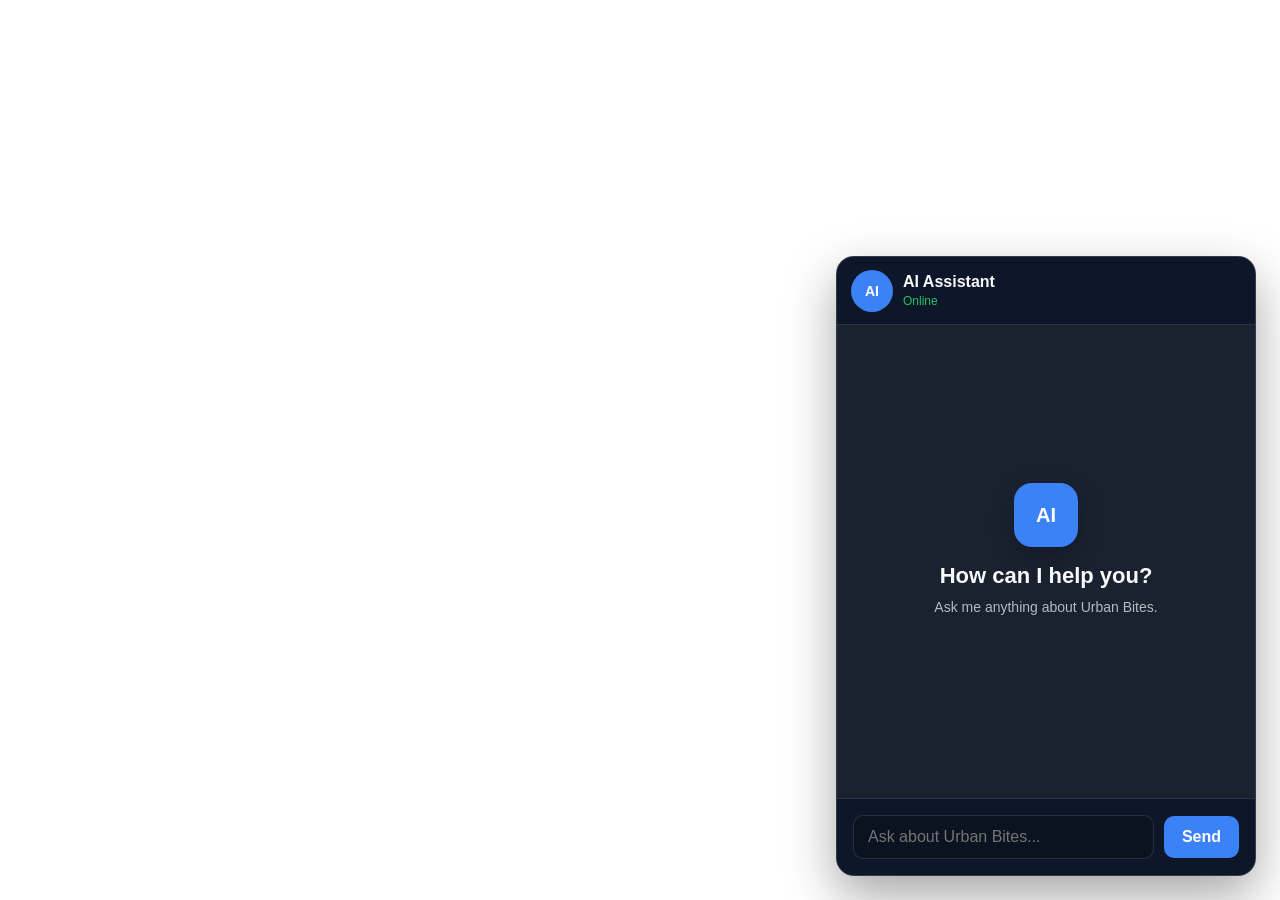
<file: frontend/embed.html>
<!DOCTYPE html>
<html lang="en">
<head>
    <meta charset="UTF-8">

    <meta
        name="viewport"
        content="width=device-width, initial-scale=1.0"
    >

    <title>AI Chatbot</title>

    <link rel="stylesheet" href="./css/global.css">
    <link rel="stylesheet" href="./css/chatbot.css">
    <link rel="stylesheet" href="./css/animations.css">
    <link rel="stylesheet" href="./css/responsive.css">
</head>

<body>

    <section
        class="chat-panel is-open"
        id="chat-panel"
        aria-label="AI Chatbot"
    >

        <header class="chat-header">

            <div class="chat-header-info">

                <div class="chat-avatar">
                    AI
                </div>

                <div class="chat-header-text">

                    <h2>AI Assistant</h2>

                    <span class="chat-status">
                        Online
                    </span>

                </div>

            </div>

        </header>


        <div
            class="chat-window"
            id="chat-window"
        >

            <div
                class="welcome-screen"
                id="welcome-screen"
            >

                <div class="welcome-icon">
                    AI
                </div>

                <h3>
                    How can I help you?
                </h3>

                <p>
                    Ask me anything about Urban Bites.
                </p>

            </div>

            <div
                class="typing-indicator"
                id="typing-indicator"
            >
                <span></span>
                <span></span>
                <span></span>
            </div>

        </div>


        <form
            class="composer"
            id="chat-form"
        >

            <input
                type="text"
                id="message-input"
                placeholder="Ask about Urban Bites..."
                autocomplete="off"
            >

            <button
                type="submit"
                id="send-button"
            >
                Send
            </button>

        </form>

    </section>


<script>

const API_BASE_URL = "http://127.0.0.1:8000";

/*
 * Client whose chatbot is being embedded.
 */
const CLIENT_ID = "client_001";


const form =
    document.getElementById("chat-form");

const input =
    document.getElementById("message-input");

const chatWindow =
    document.getElementById("chat-window");

const welcomeScreen =
    document.getElementById("welcome-screen");

const typingIndicator =
    document.getElementById("typing-indicator");

const sendButton =
    document.getElementById("send-button");


let conversationId = null;


/* =========================================================
   ADD MESSAGE
========================================================= */

function addMessage(text, type) {

    const message =
        document.createElement("div");

    message.className =
        `message ${type}`;

    message.textContent =
        text;

    chatWindow.insertBefore(
        message,
        typingIndicator
    );

    chatWindow.scrollTop =
        chatWindow.scrollHeight;
}


/* =========================================================
   SEND MESSAGE
========================================================= */

form.addEventListener(
    "submit",
    async function (event) {

        event.preventDefault();

        const userMessage =
            input.value.trim();

        if (!userMessage) {
            return;
        }


        welcomeScreen.style.display =
            "none";

        addMessage(
            userMessage,
            "user"
        );

        input.value = "";

        sendButton.disabled = true;

        sendButton.textContent =
            "...";

        typingIndicator.style.display =
            "flex";


        try {

            const payload = {

                message:
                    userMessage,

                client_id:
                    CLIENT_ID

            };


            if (conversationId) {

                payload.conversation_id =
                    conversationId;

            }


            const response =
                await fetch(
                    `${API_BASE_URL}/chat`,
                    {
                        method: "POST",

                        headers: {
                            "Content-Type":
                                "application/json"
                        },

                        body:
                            JSON.stringify(payload)
                    }
                );


            const data =
                await response.json();


            if (!response.ok) {

                throw new Error(
                    data.detail ||
                    "Chat request failed."
                );

            }


            if (
                data.conversation_id
            ) {

                conversationId =
                    data.conversation_id;

            }


            addMessage(
                data.response ||
                "No response available.",
                "bot"
            );


        } catch (error) {

            console.error(
                "Embed chatbot error:",
                error
            );

            addMessage(
                "Sorry, I could not connect to the chatbot.",
                "bot"
            );

        } finally {

            typingIndicator.style.display =
                "none";

            sendButton.disabled =
                false;

            sendButton.textContent =
                "Send";

            input.focus();

        }

    }
);

</script>

</body>
</html>
</file>
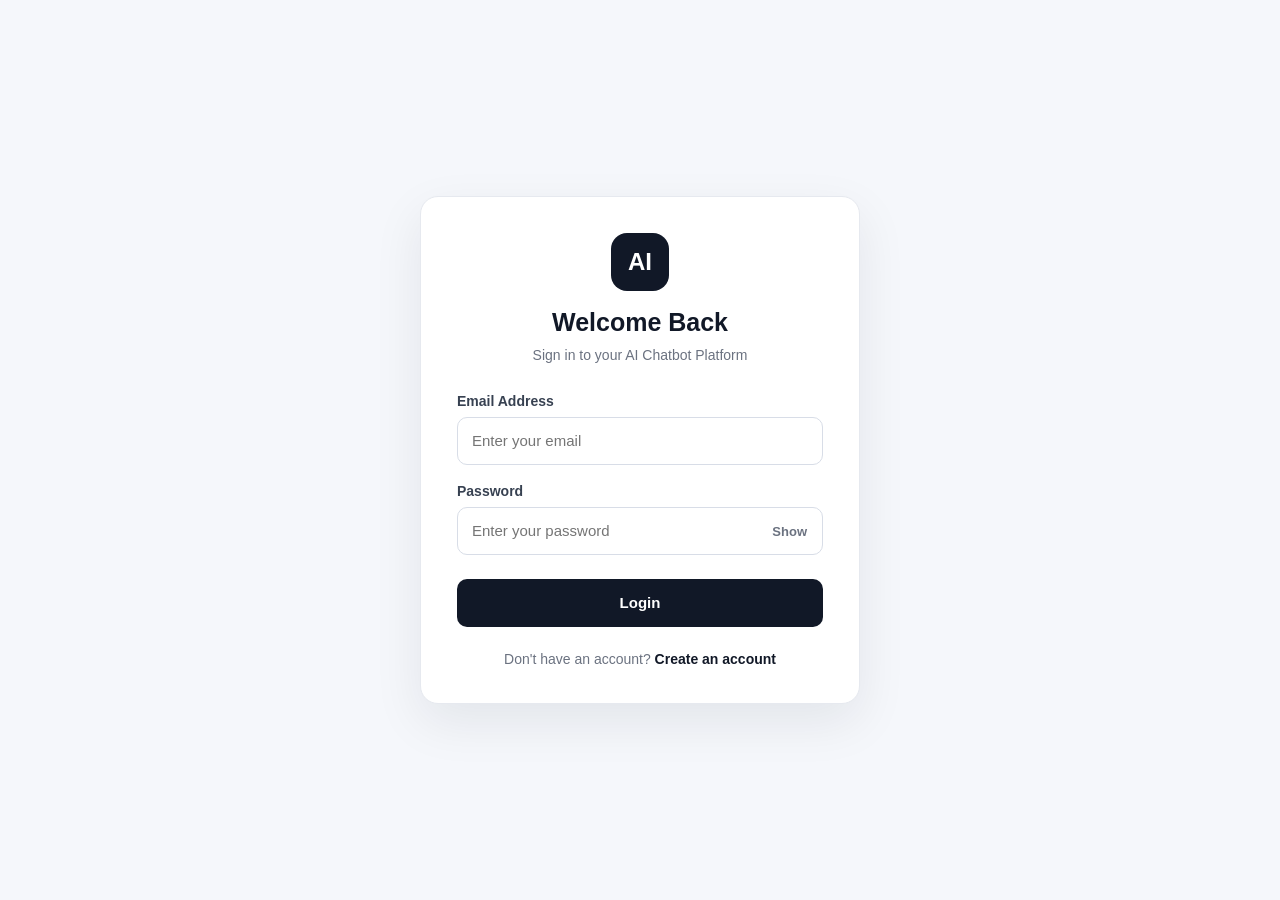
<file: frontend/login.html>
<!DOCTYPE html>
<html lang="en">
<head>
    <meta charset="UTF-8">

    <meta
        name="viewport"
        content="width=device-width, initial-scale=1.0"
    >

    <title>Login - AI Chatbot Platform</title>

    <style>
        * {
            box-sizing: border-box;
        }

        html,
        body {
            margin: 0;
            padding: 0;
            width: 100%;
            min-height: 100%;
            font-family:
                Inter,
                -apple-system,
                BlinkMacSystemFont,
                "Segoe UI",
                Roboto,
                Arial,
                sans-serif;
            background: #f5f7fb;
            color: #172033;
        }

        body {
            min-height: 100vh;
            display: flex;
            align-items: center;
            justify-content: center;
            padding: 24px;
        }

        .auth-page {
            width: 100%;
            max-width: 440px;
        }

        .auth-card {
            width: 100%;
            background: #ffffff;
            border: 1px solid #e6e9ef;
            border-radius: 18px;
            padding: 36px;
            box-shadow: 0 18px 50px rgba(15, 23, 42, 0.08);
        }

        .brand {
            text-align: center;
            margin-bottom: 30px;
        }

        .brand-logo {
            width: 58px;
            height: 58px;
            margin: 0 auto 16px;
            border-radius: 16px;
            display: flex;
            align-items: center;
            justify-content: center;
            background: #111827;
            color: #ffffff;
            font-size: 24px;
            font-weight: 800;
        }

        .brand h1 {
            margin: 0;
            font-size: 25px;
            line-height: 1.25;
            color: #111827;
        }

        .brand p {
            margin: 8px 0 0;
            font-size: 14px;
            color: #6b7280;
        }

        .form-group {
            margin-bottom: 18px;
        }

        .form-group label {
            display: block;
            margin-bottom: 8px;
            font-size: 14px;
            font-weight: 600;
            color: #374151;
        }

        .input-wrapper {
            position: relative;
        }

        .form-input {
            width: 100%;
            height: 48px;
            padding: 0 14px;
            border: 1px solid #d8dde7;
            border-radius: 10px;
            outline: none;
            background: #ffffff;
            color: #111827;
            font-size: 15px;
            transition:
                border-color 0.2s ease,
                box-shadow 0.2s ease;
        }

        .password-input {
            padding-right: 74px;
        }

        .form-input:focus {
            border-color: #111827;
            box-shadow: 0 0 0 3px rgba(17, 24, 39, 0.08);
        }

        .password-toggle {
            position: absolute;
            right: 10px;
            top: 50%;
            transform: translateY(-50%);
            border: 0;
            background: transparent;
            color: #6b7280;
            cursor: pointer;
            padding: 6px;
            font-size: 13px;
            font-weight: 600;
        }

        .password-toggle:hover {
            color: #111827;
        }

        .submit-button {
            width: 100%;
            height: 48px;
            margin-top: 6px;
            border: 0;
            border-radius: 10px;
            background: #111827;
            color: #ffffff;
            font-size: 15px;
            font-weight: 700;
            cursor: pointer;
            transition:
                transform 0.15s ease,
                opacity 0.2s ease;
        }

        .submit-button:hover {
            transform: translateY(-1px);
        }

        .submit-button:disabled {
            cursor: not-allowed;
            opacity: 0.65;
            transform: none;
        }

        .auth-message {
            display: none;
            margin: 16px 0 0;
            padding: 11px 13px;
            border-radius: 9px;
            font-size: 14px;
            line-height: 1.45;
        }

        .auth-message.error {
            display: block;
            background: #fef2f2;
            border: 1px solid #fecaca;
            color: #b91c1c;
        }

        .auth-message.success {
            display: block;
            background: #f0fdf4;
            border: 1px solid #bbf7d0;
            color: #15803d;
        }

        .auth-footer {
            margin-top: 24px;
            text-align: center;
            font-size: 14px;
            color: #6b7280;
        }

        .auth-footer a {
            color: #111827;
            font-weight: 700;
            text-decoration: none;
        }

        .auth-footer a:hover {
            text-decoration: underline;
        }

        .loading-text {
            display: inline-flex;
            align-items: center;
            gap: 8px;
        }

        .spinner {
            width: 15px;
            height: 15px;
            border: 2px solid rgba(255, 255, 255, 0.35);
            border-top-color: #ffffff;
            border-radius: 50%;
            animation: spin 0.7s linear infinite;
        }

        @keyframes spin {
            to {
                transform: rotate(360deg);
            }
        }

        @media (max-width: 520px) {
            body {
                padding: 14px;
            }

            .auth-card {
                padding: 26px 20px;
                border-radius: 15px;
            }

            .brand h1 {
                font-size: 23px;
            }
        }
    </style>
</head>

<body>

<div class="auth-page">

    <div class="auth-card">

        <div class="brand">
            <div class="brand-logo">AI</div>

            <h1>Welcome Back</h1>

            <p>
                Sign in to your AI Chatbot Platform
            </p>
        </div>

        <form id="login-form" novalidate>

            <div class="form-group">
                <label for="email">
                    Email Address
                </label>

                <input
                    id="email"
                    class="form-input"
                    type="email"
                    name="email"
                    autocomplete="email"
                    placeholder="Enter your email"
                    required
                >
            </div>

            <div class="form-group">
                <label for="password">
                    Password
                </label>

                <div class="input-wrapper">

                    <input
                        id="password"
                        class="form-input password-input"
                        type="password"
                        name="password"
                        autocomplete="current-password"
                        placeholder="Enter your password"
                        required
                    >

                    <button
                        type="button"
                        id="toggle-password"
                        class="password-toggle"
                    >
                        Show
                    </button>

                </div>
            </div>

            <button
                id="login-button"
                class="submit-button"
                type="submit"
            >
                Login
            </button>

            <div
                id="auth-message"
                class="auth-message"
                role="alert"
            ></div>

        </form>

        <div class="auth-footer">
            Don't have an account?
            <a href="./register.html">Create an account</a>
        </div>

    </div>

</div>

<script src="./js/config.js"></script>
<script src="./js/auth.js"></script>

<script>
    "use strict";

    const form = document.getElementById("login-form");
    const emailInput = document.getElementById("email");
    const passwordInput = document.getElementById("password");
    const loginButton = document.getElementById("login-button");
    const messageBox = document.getElementById("auth-message");
    const togglePassword = document.getElementById("toggle-password");

    function showMessage(message, type = "error") {
        messageBox.textContent = message;
        messageBox.className = `auth-message ${type}`;
    }

    function clearMessage() {
        messageBox.textContent = "";
        messageBox.className = "auth-message";
    }

    function setLoading(loading) {
        loginButton.disabled = loading;

        if (loading) {
            loginButton.innerHTML = `
                <span class="loading-text">
                    <span class="spinner"></span>
                    Signing in...
                </span>
            `;
        } else {
            loginButton.textContent = "Login";
        }
    }

    togglePassword.addEventListener("click", function () {
        const isPassword =
            passwordInput.type === "password";

        passwordInput.type =
            isPassword ? "text" : "password";

        togglePassword.textContent =
            isPassword ? "Hide" : "Show";
    });

    // If an already-valid session exists, go directly to dashboard.
    (async function checkExistingSession() {
        if (!window.auth || !window.auth.getAccessToken()) {
            return;
        }

        const user = await window.auth.getCurrentUser();

        if (user) {
            window.location.replace("../dashboard/index.html");
        }
    })();

    form.addEventListener("submit", async function (event) {
        event.preventDefault();

        clearMessage();

        const email = emailInput.value.trim();
        const password = passwordInput.value;

        if (!email) {
            showMessage("Please enter your email address.");
            emailInput.focus();
            return;
        }

        if (!password) {
            showMessage("Please enter your password.");
            passwordInput.focus();
            return;
        }

        setLoading(true);

        try {
            const result = await window.loginUser(
                email,
                password
            );

            if (!result?.access_token) {
                throw new Error(
                    "Login succeeded but no authentication token was received."
                );
            }

            showMessage(
                "Login successful. Opening dashboard...",
                "success"
            );

            setTimeout(() => {
                window.location.replace(
                    "../dashboard/index.html"
                );
            }, 250);

        } catch (error) {
            console.error("Login failed:", error);

            showMessage(
                error?.message ||
                "Login failed. Please check your credentials and try again."
            );

            setLoading(false);
        }
    });
</script>

</body>
</html>
</file>
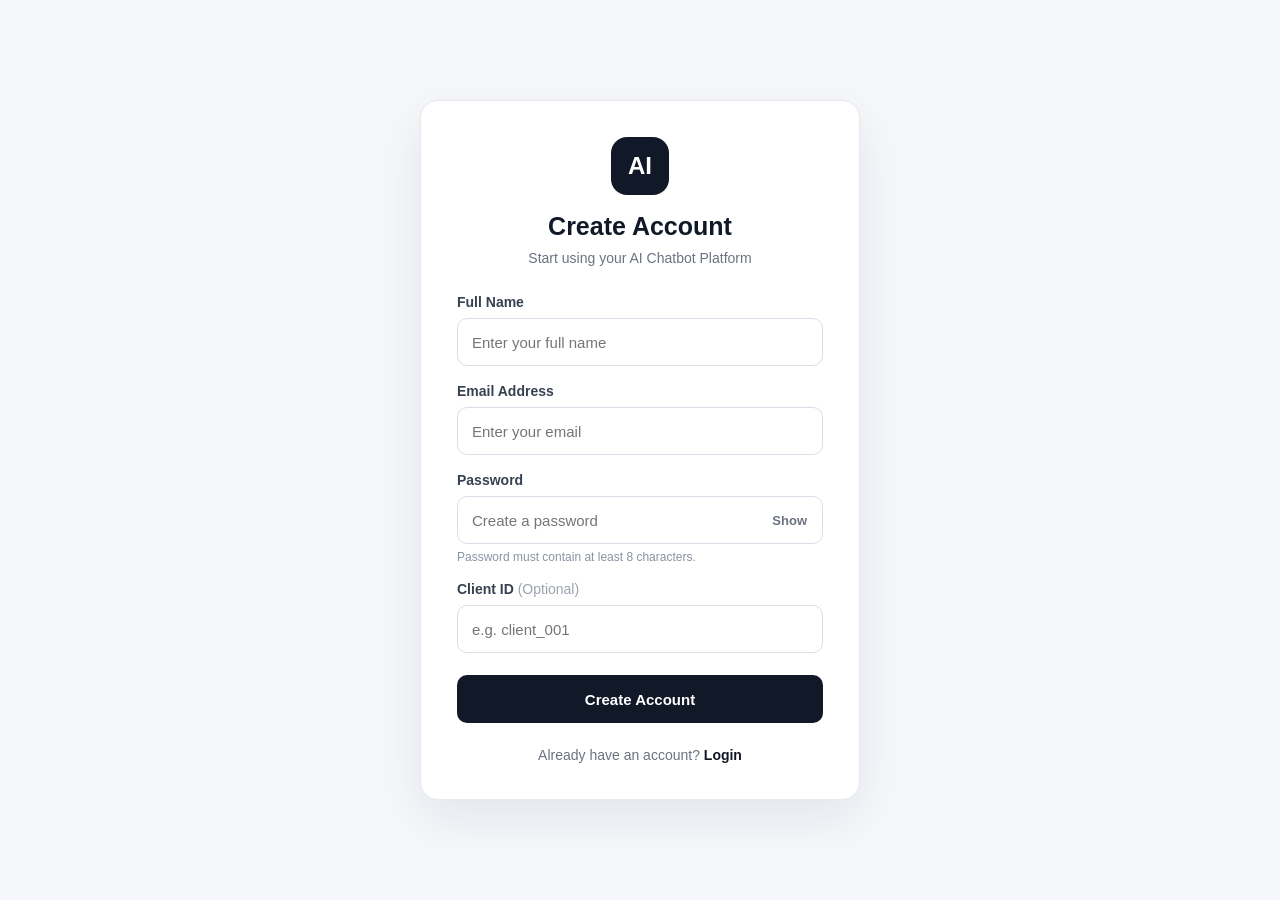
<file: frontend/register.html>
<!DOCTYPE html>
<html lang="en">
<head>
    <meta charset="UTF-8">

    <meta
        name="viewport"
        content="width=device-width, initial-scale=1.0"
    >

    <title>Create Account - AI Chatbot Platform</title>

    <style>
        * {
            box-sizing: border-box;
        }

        html,
        body {
            margin: 0;
            padding: 0;
            width: 100%;
            min-height: 100%;
            font-family:
                Inter,
                -apple-system,
                BlinkMacSystemFont,
                "Segoe UI",
                Roboto,
                Arial,
                sans-serif;
            background: #f5f7fb;
            color: #172033;
        }

        body {
            min-height: 100vh;
            display: flex;
            align-items: center;
            justify-content: center;
            padding: 24px;
        }

        .auth-page {
            width: 100%;
            max-width: 440px;
        }

        .auth-card {
            width: 100%;
            background: #ffffff;
            border: 1px solid #e6e9ef;
            border-radius: 18px;
            padding: 36px;
            box-shadow: 0 18px 50px rgba(15, 23, 42, 0.08);
        }

        .brand {
            text-align: center;
            margin-bottom: 28px;
        }

        .brand-logo {
            width: 58px;
            height: 58px;
            margin: 0 auto 16px;
            border-radius: 16px;
            display: flex;
            align-items: center;
            justify-content: center;
            background: #111827;
            color: #ffffff;
            font-size: 24px;
            font-weight: 800;
        }

        .brand h1 {
            margin: 0;
            font-size: 25px;
            line-height: 1.25;
            color: #111827;
        }

        .brand p {
            margin: 8px 0 0;
            font-size: 14px;
            color: #6b7280;
        }

        .form-group {
            margin-bottom: 17px;
        }

        .form-group label {
            display: block;
            margin-bottom: 8px;
            font-size: 14px;
            font-weight: 600;
            color: #374151;
        }

        .optional {
            color: #9ca3af;
            font-weight: 400;
        }

        .input-wrapper {
            position: relative;
        }

        .form-input {
            width: 100%;
            height: 48px;
            padding: 0 14px;
            border: 1px solid #d8dde7;
            border-radius: 10px;
            outline: none;
            background: #ffffff;
            color: #111827;
            font-size: 15px;
            transition:
                border-color 0.2s ease,
                box-shadow 0.2s ease;
        }

        .password-input {
            padding-right: 74px;
        }

        .form-input:focus {
            border-color: #111827;
            box-shadow: 0 0 0 3px rgba(17, 24, 39, 0.08);
        }

        .password-toggle {
            position: absolute;
            right: 10px;
            top: 50%;
            transform: translateY(-50%);
            border: 0;
            background: transparent;
            color: #6b7280;
            cursor: pointer;
            padding: 6px;
            font-size: 13px;
            font-weight: 600;
        }

        .password-toggle:hover {
            color: #111827;
        }

        .field-help {
            margin-top: 6px;
            font-size: 12px;
            color: #8a93a3;
        }

        .submit-button {
            width: 100%;
            height: 48px;
            margin-top: 5px;
            border: 0;
            border-radius: 10px;
            background: #111827;
            color: #ffffff;
            font-size: 15px;
            font-weight: 700;
            cursor: pointer;
            transition:
                transform 0.15s ease,
                opacity 0.2s ease;
        }

        .submit-button:hover {
            transform: translateY(-1px);
        }

        .submit-button:disabled {
            cursor: not-allowed;
            opacity: 0.65;
            transform: none;
        }

        .auth-message {
            display: none;
            margin: 16px 0 0;
            padding: 11px 13px;
            border-radius: 9px;
            font-size: 14px;
            line-height: 1.45;
        }

        .auth-message.error {
            display: block;
            background: #fef2f2;
            border: 1px solid #fecaca;
            color: #b91c1c;
        }

        .auth-message.success {
            display: block;
            background: #f0fdf4;
            border: 1px solid #bbf7d0;
            color: #15803d;
        }

        .auth-footer {
            margin-top: 24px;
            text-align: center;
            font-size: 14px;
            color: #6b7280;
        }

        .auth-footer a {
            color: #111827;
            font-weight: 700;
            text-decoration: none;
        }

        .auth-footer a:hover {
            text-decoration: underline;
        }

        .loading-text {
            display: inline-flex;
            align-items: center;
            gap: 8px;
        }

        .spinner {
            width: 15px;
            height: 15px;
            border: 2px solid rgba(255, 255, 255, 0.35);
            border-top-color: #ffffff;
            border-radius: 50%;
            animation: spin 0.7s linear infinite;
        }

        @keyframes spin {
            to {
                transform: rotate(360deg);
            }
        }

        @media (max-width: 520px) {
            body {
                padding: 14px;
            }

            .auth-card {
                padding: 26px 20px;
                border-radius: 15px;
            }

            .brand h1 {
                font-size: 23px;
            }
        }
    </style>
</head>

<body>

<div class="auth-page">

    <div class="auth-card">

        <div class="brand">
            <div class="brand-logo">AI</div>

            <h1>Create Account</h1>

            <p>
                Start using your AI Chatbot Platform
            </p>
        </div>

        <form id="register-form" novalidate>

            <div class="form-group">
                <label for="full-name">
                    Full Name
                </label>

                <input
                    id="full-name"
                    class="form-input"
                    type="text"
                    name="full_name"
                    autocomplete="name"
                    placeholder="Enter your full name"
                    minlength="2"
                    maxlength="100"
                    required
                >
            </div>

            <div class="form-group">
                <label for="email">
                    Email Address
                </label>

                <input
                    id="email"
                    class="form-input"
                    type="email"
                    name="email"
                    autocomplete="email"
                    placeholder="Enter your email"
                    required
                >
            </div>

            <div class="form-group">
                <label for="password">
                    Password
                </label>

                <div class="input-wrapper">

                    <input
                        id="password"
                        class="form-input password-input"
                        type="password"
                        name="password"
                        autocomplete="new-password"
                        placeholder="Create a password"
                        minlength="8"
                        maxlength="128"
                        required
                    >

                    <button
                        type="button"
                        id="toggle-password"
                        class="password-toggle"
                    >
                        Show
                    </button>

                </div>

                <div class="field-help">
                    Password must contain at least 8 characters.
                </div>
            </div>

            <div class="form-group">
                <label for="client-id">
                    Client ID
                    <span class="optional">(Optional)</span>
                </label>

                <input
                    id="client-id"
                    class="form-input"
                    type="text"
                    name="client_id"
                    autocomplete="off"
                    placeholder="e.g. client_001"
                >
            </div>

            <button
                id="register-button"
                class="submit-button"
                type="submit"
            >
                Create Account
            </button>

            <div
                id="auth-message"
                class="auth-message"
                role="alert"
            ></div>

        </form>

        <div class="auth-footer">
            Already have an account?
            <a href="./login.html">Login</a>
        </div>

    </div>

</div>

<script src="./js/config.js"></script>
<script src="./js/auth.js"></script>

<script>
    "use strict";

    const form = document.getElementById("register-form");

    const fullNameInput =
        document.getElementById("full-name");

    const emailInput =
        document.getElementById("email");

    const passwordInput =
        document.getElementById("password");

    const clientIdInput =
        document.getElementById("client-id");

    const registerButton =
        document.getElementById("register-button");

    const messageBox =
        document.getElementById("auth-message");

    const togglePassword =
        document.getElementById("toggle-password");

    function showMessage(message, type = "error") {
        messageBox.textContent = message;
        messageBox.className = `auth-message ${type}`;
    }

    function clearMessage() {
        messageBox.textContent = "";
        messageBox.className = "auth-message";
    }

    function setLoading(loading) {
        registerButton.disabled = loading;

        if (loading) {
            registerButton.innerHTML = `
                <span class="loading-text">
                    <span class="spinner"></span>
                    Creating account...
                </span>
            `;
        } else {
            registerButton.textContent = "Create Account";
        }
    }

    togglePassword.addEventListener("click", function () {
        const isPassword =
            passwordInput.type === "password";

        passwordInput.type =
            isPassword ? "text" : "password";

        togglePassword.textContent =
            isPassword ? "Hide" : "Show";
    });

    // If an already-valid session exists, go directly to dashboard.
    (async function checkExistingSession() {
        if (!window.auth || !window.auth.getAccessToken()) {
            return;
        }

        const user = await window.auth.getCurrentUser();

        if (user) {
            window.location.replace("../dashboard/index.html");
        }
    })();

    form.addEventListener("submit", async function (event) {
        event.preventDefault();

        clearMessage();

        const fullName =
            fullNameInput.value.trim();

        const email =
            emailInput.value.trim();

        const password =
            passwordInput.value;

        const clientId =
            clientIdInput.value.trim();

        if (!fullName) {
            showMessage("Please enter your full name.");
            fullNameInput.focus();
            return;
        }

        if (fullName.length < 2) {
            showMessage(
                "Full name must contain at least 2 characters."
            );
            fullNameInput.focus();
            return;
        }

        if (!email) {
            showMessage("Please enter your email address.");
            emailInput.focus();
            return;
        }

        if (!password) {
            showMessage("Please create a password.");
            passwordInput.focus();
            return;
        }

        if (password.length < 8) {
            showMessage(
                "Password must be at least 8 characters."
            );
            passwordInput.focus();
            return;
        }

        setLoading(true);

        try {
            const result = await window.registerUser(
                fullName,
                email,
                password,
                clientId || null
            );

            if (!result?.access_token) {
                throw new Error(
                    "Registration succeeded but no authentication token was received."
                );
            }

            showMessage(
                "Account created successfully. Opening dashboard...",
                "success"
            );

            setTimeout(() => {
                window.location.replace(
                    "../dashboard/index.html"
                );
            }, 250);

        } catch (error) {
            console.error(
                "Registration failed:",
                error
            );

            showMessage(
                error?.message ||
                "Registration failed. Please try again."
            );

            setLoading(false);
        }
    });
</script>

</body>
</html>
</file>
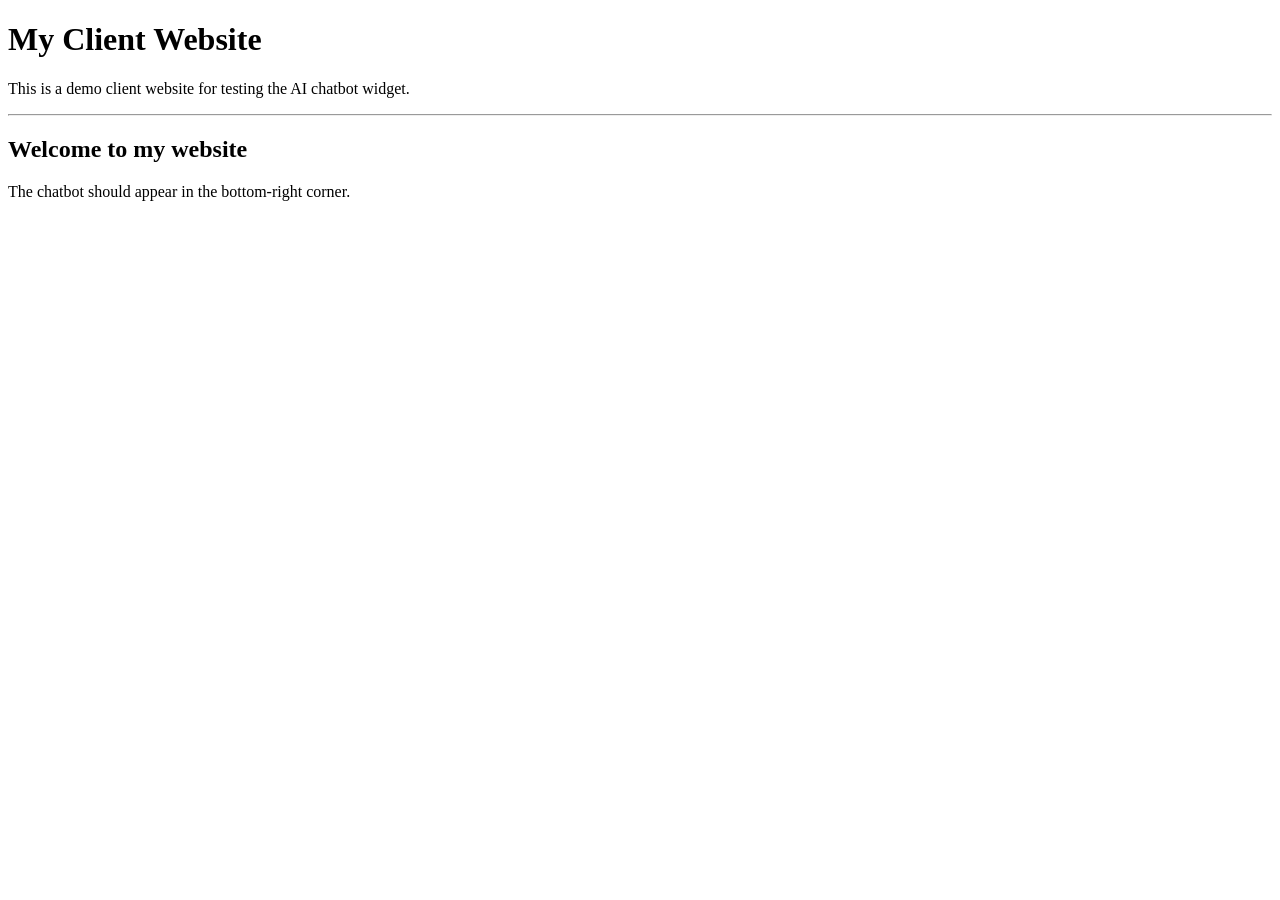
<file: frontend/test-client.html>
<!DOCTYPE html>
<html lang="en">

<head>
  <meta charset="UTF-8">
  <meta name="viewport" content="width=device-width, initial-scale=1.0">

  <title>Client Website</title>
</head>

<body>

  <h1>My Client Website</h1>

  <p>
    This is a demo client website for testing the AI chatbot widget.
  </p>

  <hr>

  <h2>Welcome to my website</h2>

  <p>
    The chatbot should appear in the bottom-right corner.
  </p>


  <!-- AI CHATBOT WIDGET -->

  <script
    src="http://127.0.0.1:8000/widget/widget-loader.js"
    data-api-url="http://127.0.0.1:8000"
    data-widget-id="ai-chatbot-platform-widget">
  </script>

</body>

</html>
</file>
<file: frontend/css/global.css>
* {
  box-sizing: border-box;
}

:root {
  --bg: #0f172a;
  --panel: #111827;
  --surface: #1f2937;
  --surface-alt: #e5e7eb;
  --text: #f8fafc;
  --muted: #94a3b8;
  --accent: #3b82f6;
  --accent-strong: #2563eb;
  --border: rgba(148, 163, 184, 0.2);
}

body {
  margin: 0;
  font-family: Arial, Helvetica, sans-serif;
  background: linear-gradient(135deg, var(--bg), #111827);
  color: var(--text);
}

button,
input {
  font: inherit;
}
</file>
<file: frontend/css/chatbot.css>
/* =========================================================
   AI CHATBOT PLATFORM
   MASTER CHATBOT CSS
========================================================= */


/* =========================================================
   GLOBAL BOX SIZING
========================================================= */

.chat-panel,
.chat-panel *,
.chat-toggle,
.chat-toggle * {
  box-sizing: border-box;
}


/* =========================================================
   APP SHELL
========================================================= */

.app-shell {
  max-width: 1100px;
  margin: 0 auto;
  min-height: 100vh;
  padding: 24px;
}

.topbar {
  margin-bottom: 20px;
  padding: 16px 20px;

  border: 1px solid var(--border);
  border-radius: 14px;

  background: rgba(17, 24, 39, 0.8);
}


/* =========================================================
   CHAT PANEL
========================================================= */

.chat-panel {
  position: fixed;

  right: 24px;
  bottom: 24px;

  width: 420px;
  max-width: calc(100vw - 32px);

  height: min(620px, calc(100dvh - 48px));

  display: flex;
  flex-direction: column;

  overflow: hidden;

  border: 1px solid var(--border);
  border-radius: 18px;

  background: rgba(17, 24, 39, 0.96);

  box-shadow:
    0 20px 50px rgba(0, 0, 0, 0.35);

  z-index: 1000;

  transition:
    opacity 0.25s ease,
    transform 0.25s ease,
    height 0.25s ease;
}


/* =========================================================
   OPEN / CLOSE
========================================================= */

.chat-panel:not(.is-open) {
  opacity: 0;
  visibility: hidden;

  transform:
    translateY(20px)
    scale(0.95);

  pointer-events: none;
}

.chat-panel.is-open {
  opacity: 1;
  visibility: visible;

  transform:
    translateY(0)
    scale(1);

  pointer-events: auto;
}


/* =========================================================
   CHAT HEADER
========================================================= */

.chat-header {
  flex: 0 0 68px;

  width: 100%;
  min-width: 0;
  height: 68px;
  min-height: 68px;

  display: flex;
  align-items: center;

  padding: 12px 14px;

  gap: 10px;

  border-bottom: 1px solid var(--border);

  background: rgba(15, 23, 42, 0.98);

  overflow: hidden;
}


/* =========================================================
   HEADER LEFT
========================================================= */

.chat-header-info {
  flex: 1 1 auto;

  width: auto;
  min-width: 0;

  display: flex;
  align-items: center;

  gap: 10px;

  overflow: hidden;
}


/* =========================================================
   AVATAR
========================================================= */

.chat-avatar {
  width: 42px;
  height: 42px;

  min-width: 42px;
  min-height: 42px;

  flex: 0 0 42px;

  display: flex;
  align-items: center;
  justify-content: center;

  border-radius: 50%;

  background: var(--accent);

  color: white;

  font-size: 14px;
  font-weight: 700;

  overflow: hidden;
}


/* =========================================================
   HEADER TEXT
========================================================= */

.chat-header-text {
  flex: 1 1 auto;

  min-width: 0;
  width: auto;

  overflow: hidden;
}

.chat-header h2 {
  display: block;

  width: 100%;
  max-width: 100%;

  margin: 0;

  color: var(--text);

  font-size: 16px;
  font-weight: 700;

  line-height: 1.2;

  white-space: nowrap;

  overflow: hidden;
  text-overflow: ellipsis;
}

.chat-status {
  display: block;

  margin-top: 3px;

  color: #22c55e;

  font-size: 12px;
  line-height: 1.2;

  white-space: nowrap;

  overflow: hidden;
  text-overflow: ellipsis;
}


/* =========================================================
   HEADER RIGHT
========================================================= */

.chat-header-actions {
  flex: 0 0 auto;

  width: auto;
  min-width: max-content;

  display: flex;
  align-items: center;

  gap: 5px;

  margin-left: auto;

  overflow: visible;
}


/* =========================================================
   NEW CHAT BUTTON
========================================================= */

.new-chat-button,
#new-chat-button {
  flex: 0 0 82px;

  width: 82px;
  min-width: 82px;
  max-width: 82px;

  height: 36px;
  min-height: 36px;

  display: flex;
  align-items: center;
  justify-content: center;

  margin: 0;
  padding: 0 6px;

  border: 1px solid var(--border);
  border-radius: 9px;

  background: var(--surface);

  color: var(--text);

  font-family: inherit;
  font-size: 12px;
  font-weight: 600;

  line-height: 1;

  white-space: nowrap;

  overflow: hidden;
  text-overflow: clip;

  cursor: pointer;

  opacity: 1;
  visibility: visible;

  transition:
    background 0.2s ease,
    color 0.2s ease,
    transform 0.2s ease,
    opacity 0.2s ease;
}

.new-chat-button:hover,
#new-chat-button:hover {
  background: var(--accent);
  color: white;

  transform: translateY(-1px);
}

.new-chat-button:active,
#new-chat-button:active {
  transform: translateY(0);
}

.new-chat-button:disabled,
#new-chat-button:disabled {
  opacity: 0.6;
  cursor: wait;
}


/* =========================================================
   HEADER ICON BUTTONS
========================================================= */

.minimize-button,
.close-button,
#minimize-button,
#close-button {
  flex: 0 0 36px;

  width: 36px;
  min-width: 36px;
  max-width: 36px;

  height: 36px;
  min-height: 36px;

  display: flex;
  align-items: center;
  justify-content: center;

  padding: 0;
  margin: 0;

  border: 1px solid var(--border);
  border-radius: 9px;

  background: var(--surface);

  color: var(--text);

  font-family: inherit;
  font-size: 18px;
  font-weight: 600;

  line-height: 1;

  cursor: pointer;

  flex-shrink: 0;

  transition:
    background 0.2s ease,
    color 0.2s ease,
    transform 0.2s ease;
}

.minimize-button:hover,
.close-button:hover,
#minimize-button:hover,
#close-button:hover {
  background: var(--accent);
  color: white;

  transform: translateY(-1px);
}

.minimize-button:active,
.close-button:active,
#minimize-button:active,
#close-button:active {
  transform: translateY(0);
}


/* =========================================================
   CHAT WINDOW
========================================================= */

.chat-window {
  flex: 1 1 auto;

  width: 100%;
  min-width: 0;
  min-height: 0;

  height: auto;

  display: flex;
  flex-direction: column;

  gap: 14px;

  padding: 20px;

  overflow-y: auto;
  overflow-x: hidden;

  box-sizing: border-box;

  scroll-behavior: smooth;
}


/* =========================================================
   WELCOME SCREEN
========================================================= */

.welcome-screen {
  width: 100%;
  min-width: 0;

  min-height: 100%;

  display: flex;
  flex-direction: column;

  align-items: center;
  justify-content: center;

  padding: 30px 20px;

  text-align: center;

  box-sizing: border-box;
}

.welcome-icon {
  width: 64px;
  height: 64px;

  flex: 0 0 64px;

  display: flex;
  align-items: center;
  justify-content: center;

  margin-bottom: 16px;

  border-radius: 18px;

  background: var(--accent);

  color: white;

  font-size: 20px;
  font-weight: 700;

  box-shadow:
    0 8px 25px rgba(0, 0, 0, 0.25);
}

.welcome-screen h3 {
  margin: 0 0 8px;

  color: var(--text);

  font-size: 22px;
}

.welcome-screen > p {
  max-width: 280px;

  margin: 0 0 22px;

  font-size: 14px;

  line-height: 1.5;

  opacity: 0.7;
}


/* =========================================================
   SUGGESTIONS
========================================================= */

.suggestion-list {
  width: 100%;
  max-width: 100%;

  display: flex;
  flex-direction: column;

  gap: 10px;
}

.suggestion {
  width: 100%;

  padding: 11px 14px;

  border: 1px solid var(--border);
  border-radius: 10px;

  background: transparent;

  color: var(--text);

  text-align: left;

  font-family: inherit;
  font-size: 13px;

  cursor: pointer;

  box-sizing: border-box;

  transition:
    background 0.2s ease,
    border-color 0.2s ease,
    transform 0.2s ease;
}

.suggestion:hover {
  background: var(--surface);

  border-color: var(--accent);

  transform: translateY(-1px);
}

.suggestion:active {
  transform: translateY(0);
}


/* =========================================================
   MESSAGES
========================================================= */

.message {
  max-width: 78%;

  display: flex;
  flex-direction: column;

  padding: 12px 16px;

  border-radius: 14px;

  line-height: 1.5;

  font-size: 14px;

  word-wrap: break-word;
  overflow-wrap: anywhere;

  animation: messageAppear 0.2s ease;
}

.message p {
  margin: 0;

  white-space: pre-wrap;

  overflow-wrap: anywhere;
}

.message.bot {
  align-self: flex-start;

  background: var(--surface);

  border: 1px solid var(--border);

  border-bottom-left-radius: 4px;
}

.message.user {
  align-self: flex-end;

  background: var(--accent);

  color: white;

  border-bottom-right-radius: 4px;
}


/* =========================================================
   MESSAGE ANIMATION
========================================================= */

@keyframes messageAppear {
  from {
    opacity: 0;
    transform: translateY(6px);
  }

  to {
    opacity: 1;
    transform: translateY(0);
  }
}


/* =========================================================
   TIMESTAMP
========================================================= */

.message-time {
  display: block;

  margin-top: 4px;

  font-size: 10px;
  line-height: 1;

  opacity: 0.55;
}

.message.user .message-time {
  text-align: right;
}

.message.bot .message-time {
  text-align: left;
}


/* =========================================================
   COMPOSER
========================================================= */

.composer {
  flex: 0 0 auto;

  width: 100%;
  min-width: 0;

  display: flex;
  align-items: center;

  gap: 10px;

  padding: 16px;

  border-top: 1px solid var(--border);

  background: rgba(15, 23, 42, 0.98);

  box-sizing: border-box;
}

.composer input {
  flex: 1 1 auto;

  width: 100%;
  min-width: 0;

  padding: 12px 14px;

  border: 1px solid var(--border);
  border-radius: 10px;

  outline: none;

  background: #0b1220;

  color: var(--text);

  font-family: inherit;

  box-sizing: border-box;
}

.composer input:focus {
  border-color: var(--accent);
}

.composer button {
  flex: 0 0 auto;

  min-width: 72px;

  padding: 12px 18px;

  border: none;
  border-radius: 10px;

  background: var(--accent);

  color: white;

  cursor: pointer;

  font-family: inherit;
  font-weight: 600;

  transition:
    transform 0.2s ease,
    opacity 0.2s ease;
}

.composer button:hover {
  transform: translateY(-1px);
  opacity: 0.9;
}

.composer button:active {
  transform: translateY(0);
}

.composer button:disabled {
  opacity: 0.5;
  cursor: not-allowed;
  transform: none;
}


/* =========================================================
   TYPING INDICATOR
========================================================= */

.typing-indicator {
  display: none;

  align-self: flex-start;
  align-items: center;

  gap: 5px;

  padding: 10px 14px;

  border-radius: 12px;

  background: var(--surface);

  border: 1px solid var(--border);
}

.typing-indicator span {
  width: 6px;
  height: 6px;

  border-radius: 50%;

  background: var(--text);

  opacity: 0.4;

  animation: typing 1.2s infinite ease-in-out;
}

.typing-indicator span:nth-child(2) {
  animation-delay: 0.15s;
}

.typing-indicator span:nth-child(3) {
  animation-delay: 0.3s;
}

@keyframes typing {
  0%,
  60%,
  100% {
    transform: translateY(0);
    opacity: 0.4;
  }

  30% {
    transform: translateY(-4px);
    opacity: 1;
  }
}


/* =========================================================
   CHAT TOGGLE
========================================================= */

.chat-toggle {
  position: fixed;

  right: 24px;
  bottom: 24px;

  width: 58px;
  height: 58px;

  min-width: 58px;
  min-height: 58px;

  display: flex;
  align-items: center;
  justify-content: center;

  padding: 0;

  border: none;
  border-radius: 50%;

  background: var(--accent);

  color: white;

  font-size: 24px;

  cursor: pointer;

  box-shadow:
    0 10px 30px rgba(0, 0, 0, 0.3);

  z-index: 1100;

  transition:
    transform 0.2s ease;
}

.chat-toggle:hover {
  transform: scale(1.05);
}

.chat-toggle:active {
  transform: scale(0.95);
}


/* =========================================================
   MINIMIZED CHAT
========================================================= */

.chat-panel.is-minimized {
  height: 68px;

  min-height: 68px;
}

.chat-panel.is-minimized .chat-window,
.chat-panel.is-minimized .composer {
  display: none;
}


/* =========================================================
   TABLET
========================================================= */

@media (max-width: 768px) {

  .app-shell {
    padding: 12px;
  }

  .topbar {
    margin-bottom: 12px;
    padding: 14px 16px;
  }

  .topbar h1 {
    font-size: 20px;
  }


  .chat-panel {
    top: 12px;
    right: 12px;
    bottom: 12px;
    left: 12px;

    width: auto;
    max-width: none;

    height: calc(100dvh - 24px);

    border-radius: 16px;
  }


  .chat-header {
    flex-basis: 62px;

    height: 62px;
    min-height: 62px;

    padding: 10px 12px;

    gap: 8px;
  }


  .chat-header-info {
    gap: 8px;
  }


  .chat-avatar {
    width: 38px;
    height: 38px;

    min-width: 38px;
    flex-basis: 38px;

    font-size: 13px;
  }


  .chat-header h2 {
    font-size: 15px;
  }


  .chat-status {
    font-size: 11px;
  }


  .chat-header-actions {
    gap: 4px;
  }


  .new-chat-button,
  #new-chat-button {
    flex-basis: 82px;

    width: 82px;
    min-width: 82px;
    max-width: 82px;

    height: 36px;

    font-size: 12px;
  }


  .minimize-button,
  .close-button,
  #minimize-button,
  #close-button {
    flex-basis: 34px;

    width: 34px;
    min-width: 34px;
    max-width: 34px;

    height: 34px;
  }


  .chat-window {
    padding: 14px;
  }


  .message {
    max-width: 85%;
    font-size: 14px;
  }


  .composer {
    padding: 10px;
    gap: 8px;
  }


  .composer input {
    font-size: 14px;
    padding: 11px 12px;
  }


  .composer button {
    min-width: 68px;
    padding: 11px 8px;
  }


  .chat-toggle {
    right: 12px;
    bottom: 12px;

    width: 54px;
    height: 54px;

    min-width: 54px;
    min-height: 54px;
  }
}


/* =========================================================
   SMALL MOBILE
========================================================= */

@media (max-width: 480px) {

  .app-shell {
    padding: 8px;
  }

  .topbar {
    display: none;
  }


  .chat-panel {
    top: 6px;
    right: 6px;
    bottom: 6px;
    left: 6px;

    width: auto;
    max-width: none;

    height: calc(100dvh - 12px);

    border-radius: 15px;
  }


  .chat-header {
    flex-basis: 56px;

    height: 56px;
    min-height: 56px;

    padding: 8px 9px;

    gap: 5px;
  }


  .chat-header-info {
    gap: 6px;
  }


  .chat-avatar {
    width: 34px;
    height: 34px;

    min-width: 34px;
    flex-basis: 34px;

    font-size: 12px;
  }


  .chat-header-text {
    min-width: 0;
  }


  .chat-header h2 {
    font-size: 14px;
  }


  .chat-status {
    font-size: 10px;
  }


  .chat-header-actions {
    gap: 3px;
  }


  .new-chat-button,
  #new-chat-button {
    flex-basis: 76px;

    width: 76px;
    min-width: 76px;
    max-width: 76px;

    height: 32px;

    padding: 0 4px;

    font-size: 11px;
  }


  .minimize-button,
  .close-button,
  #minimize-button,
  #close-button {
    flex-basis: 32px;

    width: 32px;
    min-width: 32px;
    max-width: 32px;

    height: 32px;

    font-size: 16px;
  }


  .chat-window {
    padding: 11px;
  }


  .welcome-screen {
    padding: 18px 10px;
  }


  .welcome-icon {
    width: 54px;
    height: 54px;

    flex-basis: 54px;

    margin-bottom: 12px;
  }


  .welcome-screen h3 {
    font-size: 19px;
  }


  .welcome-screen > p {
    max-width: 260px;

    margin-bottom: 17px;

    font-size: 12px;
  }


  .suggestion-list {
    max-width: 300px;

    gap: 7px;
  }


  .suggestion {
    padding: 9px 11px;

    font-size: 12px;
  }


  .message {
    max-width: 90%;

    padding: 10px 12px;

    font-size: 13px;
  }


  .composer {
    padding: 8px;

    gap: 6px;
  }


  .composer input {
    font-size: 13px;

    padding: 10px;
  }


  .composer button {
    min-width: 60px;

    padding: 10px 6px;

    font-size: 12px;
  }


  .chat-toggle {
    right: 10px;
    bottom: 10px;

    width: 52px;
    height: 52px;

    min-width: 52px;
    min-height: 52px;

    font-size: 22px;
  }
}


/* =========================================================
   VERY SMALL PHONES
========================================================= */

@media (max-width: 360px) {

  .chat-panel {
    top: 4px;
    right: 4px;
    bottom: 4px;
    left: 4px;

    height: calc(100dvh - 8px);
  }


  .chat-header {
    flex-basis: 52px;

    height: 52px;
    min-height: 52px;

    padding: 7px;

    gap: 3px;
  }


  .chat-header-info {
    gap: 5px;
  }


  .chat-avatar {
    width: 30px;
    height: 30px;

    min-width: 30px;
    flex-basis: 30px;

    font-size: 11px;
  }


  .chat-header h2 {
    font-size: 13px;
  }


  .chat-status {
    font-size: 9px;
  }


  .chat-header-actions {
    gap: 2px;
  }


  .new-chat-button,
  #new-chat-button {
    flex-basis: 68px;

    width: 68px;
    min-width: 68px;
    max-width: 68px;

    height: 29px;

    padding: 0 2px;

    font-size: 10px;
  }


  .minimize-button,
  .close-button,
  #minimize-button,
  #close-button {
    flex-basis: 29px;

    width: 29px;
    min-width: 29px;
    max-width: 29px;

    height: 29px;

    font-size: 15px;
  }


  .chat-window {
    padding: 9px;
  }


  .message {
    max-width: 92%;

    padding: 9px 10px;

    font-size: 12px;
  }


  .composer {
    padding: 7px;
    gap: 5px;
  }


  .composer input {
    font-size: 12px;
    padding: 9px;
  }


  .composer button {
    min-width: 55px;

    padding: 9px 5px;

    font-size: 11px;
  }


  .chat-toggle {
    right: 8px;
    bottom: 8px;

    width: 48px;
    height: 48px;

    min-width: 48px;
    min-height: 48px;

    font-size: 20px;
  }
}


/* =========================================================
   SHORT HEIGHT SCREENS
========================================================= */

@media (max-height: 650px) and (max-width: 768px) {

  .chat-panel {
    top: 4px;
    bottom: 4px;

    height: calc(100dvh - 8px);
  }


  .chat-header {
    flex-basis: 50px;

    height: 50px;
    min-height: 50px;

    padding: 6px 9px;
  }


  .chat-avatar {
    width: 32px;
    height: 32px;

    min-width: 32px;
    flex-basis: 32px;
  }


  .chat-window {
    padding: 8px;
  }


  .composer {
    padding: 7px;
  }
}
</file>
<file: frontend/css/animations.css>
.message {
  animation: fadeIn 0.2s ease;
}

@keyframes fadeIn {
  from {
    opacity: 0;
    transform: translateY(6px);
  }

  to {
    opacity: 1;
    transform: translateY(0);
  }
}


/* Typing Indicator Animation */

@keyframes typing {
  0%,
  60%,
  100% {
    transform: translateY(0);
    opacity: 0.4;
  }

  30% {
    transform: translateY(-4px);
    opacity: 1;
  }
}
</file>
<file: frontend/css/responsive.css>
/* =========================================================
   RESPONSIVE CSS
   AI CHATBOT PLATFORM
========================================================= */


/* =========================================================
   TABLET
========================================================= */

@media (max-width: 768px) {

  .app-shell {
    padding: 12px;
  }

  .topbar {
    margin-bottom: 12px;
    padding: 14px 16px;
  }

  .topbar h1 {
    font-size: 20px;
  }


  /* =======================================================
     CHAT PANEL
  ======================================================= */

  .chat-panel {
    top: 12px;
    right: 12px;
    bottom: 12px;
    left: 12px;

    width: auto;
    max-width: none;

    height: calc(100dvh - 24px);

    border-radius: 16px;

    box-sizing: border-box;
  }


  /* =======================================================
     HEADER
  ======================================================= */

  .chat-header {
    width: 100%;
    min-width: 0;

    flex: 0 0 62px;

    min-height: 62px;
    height: 62px;

    display: flex;
    align-items: center;

    padding: 10px 12px;

    gap: 8px;

    box-sizing: border-box;

    overflow: hidden;
  }


  /* =======================================================
     HEADER LEFT SIDE
  ======================================================= */

  .chat-header-info {
    min-width: 0;

    flex: 1 1 auto;

    display: flex;
    align-items: center;

    gap: 8px;

    overflow: hidden;
  }


  .chat-avatar {
    width: 38px;
    height: 38px;

    min-width: 38px;
    flex: 0 0 38px;

    font-size: 13px;
  }


  .chat-header-text {
    min-width: 0;

    flex: 1 1 auto;

    overflow: hidden;
  }


  .chat-header h2 {
    min-width: 0;

    max-width: 100%;

    margin: 0;

    font-size: 15px;

    white-space: nowrap;
    overflow: hidden;
    text-overflow: ellipsis;
  }


  .chat-status {
    display: block;

    min-width: 0;

    font-size: 11px;

    white-space: nowrap;
    overflow: hidden;
    text-overflow: ellipsis;
  }


  /* =======================================================
     HEADER RIGHT SIDE
  ======================================================= */

  .chat-header-actions {
    flex: 0 0 auto;

    min-width: max-content;

    display: flex;
    align-items: center;

    gap: 5px;

    margin-left: auto;

    overflow: visible;
  }


  /* =======================================================
     NEW CHAT
  ======================================================= */

  #new-chat-button,
  .new-chat-button {
    flex: 0 0 82px;

    width: 82px;
    min-width: 82px;
    max-width: 82px;

    height: 36px;

    padding: 0 6px;

    box-sizing: border-box;

    white-space: nowrap;

    overflow: hidden;

    font-size: 12px;
  }


  /* =======================================================
     MINIMIZE
  ======================================================= */

  #minimize-button,
  .minimize-button {
    flex: 0 0 36px;

    width: 36px;
    min-width: 36px;
    max-width: 36px;

    height: 36px;

    padding: 0;

    box-sizing: border-box;
  }


  /* =======================================================
     CLOSE
  ======================================================= */

  #close-button,
  .close-button {
    flex: 0 0 36px;

    width: 36px;
    min-width: 36px;
    max-width: 36px;

    height: 36px;

    padding: 0;

    box-sizing: border-box;
  }


  /* =======================================================
     CHAT WINDOW
  ======================================================= */

  .chat-window {
    flex: 1 1 auto;

    min-width: 0;
    min-height: 0;

    width: 100%;

    height: auto;

    padding: 14px;

    gap: 12px;

    box-sizing: border-box;

    overflow-x: hidden;
  }


  .message {
    max-width: 85%;

    font-size: 14px;
  }


  /* =======================================================
     COMPOSER
  ======================================================= */

  .composer {
    width: 100%;

    flex: 0 0 auto;

    min-width: 0;

    padding: 10px;

    gap: 8px;

    box-sizing: border-box;
  }


  .composer input {
    min-width: 0;
    width: 100%;

    font-size: 14px;

    padding: 11px 12px;

    box-sizing: border-box;
  }


  .composer button {
    flex: 0 0 68px;

    width: 68px;
    min-width: 68px;

    padding: 11px 8px;

    box-sizing: border-box;
  }


  /* =======================================================
     TOGGLE
  ======================================================= */

  .chat-toggle {
    right: 12px;
    bottom: 12px;

    width: 54px;
    height: 54px;

    min-width: 54px;
    min-height: 54px;
  }
}



/* =========================================================
   SMALL MOBILE
========================================================= */

@media (max-width: 480px) {

  .app-shell {
    padding: 8px;
  }


  .topbar {
    display: none;
  }


  /* =======================================================
     CHAT PANEL
  ======================================================= */

  .chat-panel {
    top: 6px;
    right: 6px;
    bottom: 6px;
    left: 6px;

    width: auto;
    max-width: none;

    height: calc(100dvh - 12px);

    border-radius: 15px;

    box-sizing: border-box;
  }


  /* =======================================================
     HEADER
  ======================================================= */

  .chat-header {
    width: 100%;
    min-width: 0;

    flex: 0 0 56px;

    min-height: 56px;
    height: 56px;

    padding: 8px 9px;

    gap: 6px;

    box-sizing: border-box;

    overflow: hidden;
  }


  /* =======================================================
     HEADER INFO
  ======================================================= */

  .chat-header-info {
    min-width: 0;

    flex: 1 1 auto;

    gap: 6px;

    overflow: hidden;
  }


  .chat-avatar {
    width: 34px;
    height: 34px;

    min-width: 34px;

    flex: 0 0 34px;

    font-size: 12px;
  }


  .chat-header-text {
    min-width: 0;

    flex: 1 1 auto;

    overflow: hidden;
  }


  .chat-header h2 {
    min-width: 0;
    max-width: 100%;

    font-size: 14px;

    white-space: nowrap;
    overflow: hidden;
    text-overflow: ellipsis;
  }


  .chat-status {
    margin-top: 2px;

    min-width: 0;

    font-size: 10px;

    white-space: nowrap;
    overflow: hidden;
    text-overflow: ellipsis;
  }


  /* =======================================================
     HEADER ACTIONS
  ======================================================= */

  .chat-header-actions {
    flex: 0 0 auto;

    min-width: max-content;

    display: flex;
    align-items: center;

    gap: 4px;

    margin-left: auto;

    overflow: visible;
  }


  /* =======================================================
     NEW CHAT
  ======================================================= */

  #new-chat-button,
  .new-chat-button {
    flex: 0 0 76px;

    width: 76px;
    min-width: 76px;
    max-width: 76px;

    height: 33px;

    padding: 0 4px;

    font-size: 11px;

    white-space: nowrap;

    box-sizing: border-box;
  }


  /* =======================================================
     MINIMIZE
  ======================================================= */

  #minimize-button,
  .minimize-button {
    flex: 0 0 32px;

    width: 32px;
    min-width: 32px;
    max-width: 32px;

    height: 32px;

    padding: 0;

    box-sizing: border-box;
  }


  /* =======================================================
     CLOSE
  ======================================================= */

  #close-button,
  .close-button {
    flex: 0 0 32px;

    width: 32px;
    min-width: 32px;
    max-width: 32px;

    height: 32px;

    padding: 0;

    box-sizing: border-box;
  }


  /* =======================================================
     CHAT WINDOW
  ======================================================= */

  .chat-window {
    flex: 1 1 auto;

    min-width: 0;
    min-height: 0;

    width: 100%;

    height: auto;

    padding: 11px;

    gap: 10px;

    box-sizing: border-box;

    overflow-x: hidden;
  }


  .welcome-screen {
    padding: 18px 10px;
  }


  .welcome-icon {
    width: 54px;
    height: 54px;

    flex-basis: 54px;

    margin-bottom: 12px;
  }


  .welcome-screen h3 {
    font-size: 19px;
  }


  .welcome-screen > p {
    max-width: 260px;

    margin-bottom: 17px;

    font-size: 12px;
  }


  .suggestion-list {
    max-width: 300px;

    gap: 7px;
  }


  .suggestion {
    padding: 9px 11px;

    font-size: 12px;
  }


  .message {
    max-width: 90%;

    padding: 10px 12px;

    font-size: 13px;
  }


  /* =======================================================
     COMPOSER
  ======================================================= */

  .composer {
    width: 100%;

    padding: 8px;

    gap: 6px;

    box-sizing: border-box;
  }


  .composer input {
    min-width: 0;

    font-size: 13px;

    padding: 10px;
  }


  .composer button {
    flex: 0 0 60px;

    width: 60px;
    min-width: 60px;

    padding: 10px 6px;

    font-size: 12px;
  }


  /* =======================================================
     TOGGLE
  ======================================================= */

  .chat-toggle {
    right: 10px;
    bottom: 10px;

    width: 52px;
    height: 52px;

    min-width: 52px;
    min-height: 52px;

    font-size: 22px;
  }
}



/* =========================================================
   VERY SMALL PHONES
========================================================= */

@media (max-width: 360px) {

  .chat-panel {
    top: 4px;
    right: 4px;
    bottom: 4px;
    left: 4px;

    height: calc(100dvh - 8px);
  }


  /* =======================================================
     HEADER
  ======================================================= */

  .chat-header {
    flex-basis: 52px;

    min-height: 52px;
    height: 52px;

    padding: 7px;

    gap: 4px;
  }


  .chat-header-info {
    gap: 5px;
  }


  .chat-avatar {
    width: 30px;
    height: 30px;

    min-width: 30px;

    flex-basis: 30px;

    font-size: 11px;
  }


  .chat-header h2 {
    font-size: 13px;
  }


  .chat-status {
    font-size: 9px;
  }


  /* =======================================================
     ACTIONS
  ======================================================= */

  .chat-header-actions {
    gap: 3px;
  }


  #new-chat-button,
  .new-chat-button {
    flex: 0 0 70px;

    width: 70px;
    min-width: 70px;
    max-width: 70px;

    height: 29px;

    padding: 0 3px;

    font-size: 10px;
  }


  #minimize-button,
  .minimize-button {
    flex: 0 0 29px;

    width: 29px;
    min-width: 29px;
    max-width: 29px;

    height: 29px;
  }


  #close-button,
  .close-button {
    flex: 0 0 29px;

    width: 29px;
    min-width: 29px;
    max-width: 29px;

    height: 29px;
  }


  /* =======================================================
     CHAT WINDOW
  ======================================================= */

  .chat-window {
    padding: 9px;

    gap: 8px;
  }


  .message {
    max-width: 92%;

    padding: 9px 10px;

    font-size: 12px;
  }


  /* =======================================================
     COMPOSER
  ======================================================= */

  .composer {
    padding: 7px;

    gap: 5px;
  }


  .composer input {
    font-size: 12px;

    padding: 9px;
  }


  .composer button {
    flex: 0 0 55px;

    width: 55px;
    min-width: 55px;

    padding: 9px 5px;

    font-size: 11px;
  }


  /* =======================================================
     TOGGLE
  ======================================================= */

  .chat-toggle {
    right: 8px;
    bottom: 8px;

    width: 48px;
    height: 48px;

    min-width: 48px;
    min-height: 48px;

    font-size: 20px;
  }
}



/* =========================================================
   SHORT HEIGHT SCREENS
========================================================= */

@media (max-height: 650px) and (max-width: 768px) {

  .chat-panel {
    top: 4px;
    bottom: 4px;

    height: calc(100dvh - 8px);
  }


  .chat-header {
    flex-basis: 50px;

    min-height: 50px;
    height: 50px;

    padding: 6px 9px;
  }


  .chat-avatar {
    width: 32px;
    height: 32px;

    min-width: 32px;

    flex-basis: 32px;
  }


  .chat-window {
    padding: 8px;
  }


  .composer {
    padding: 7px;
  }
}
</file>
